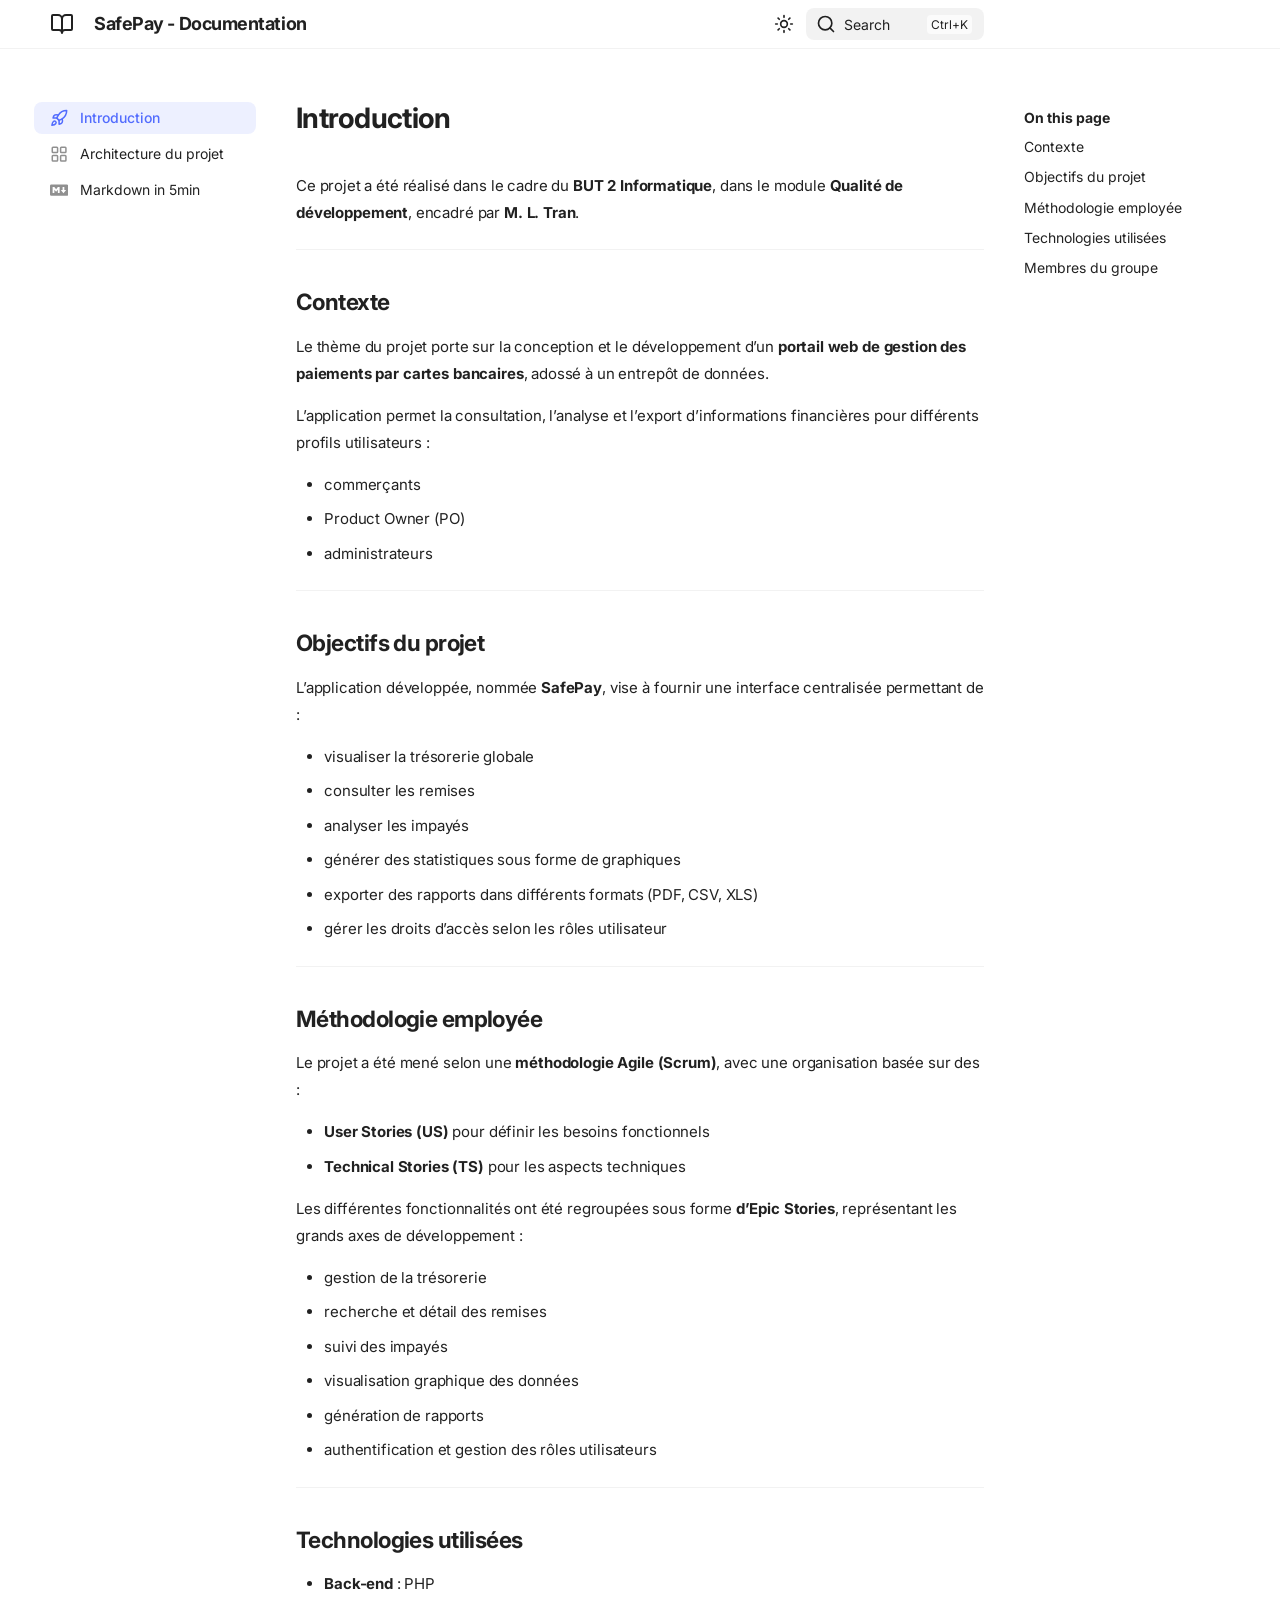
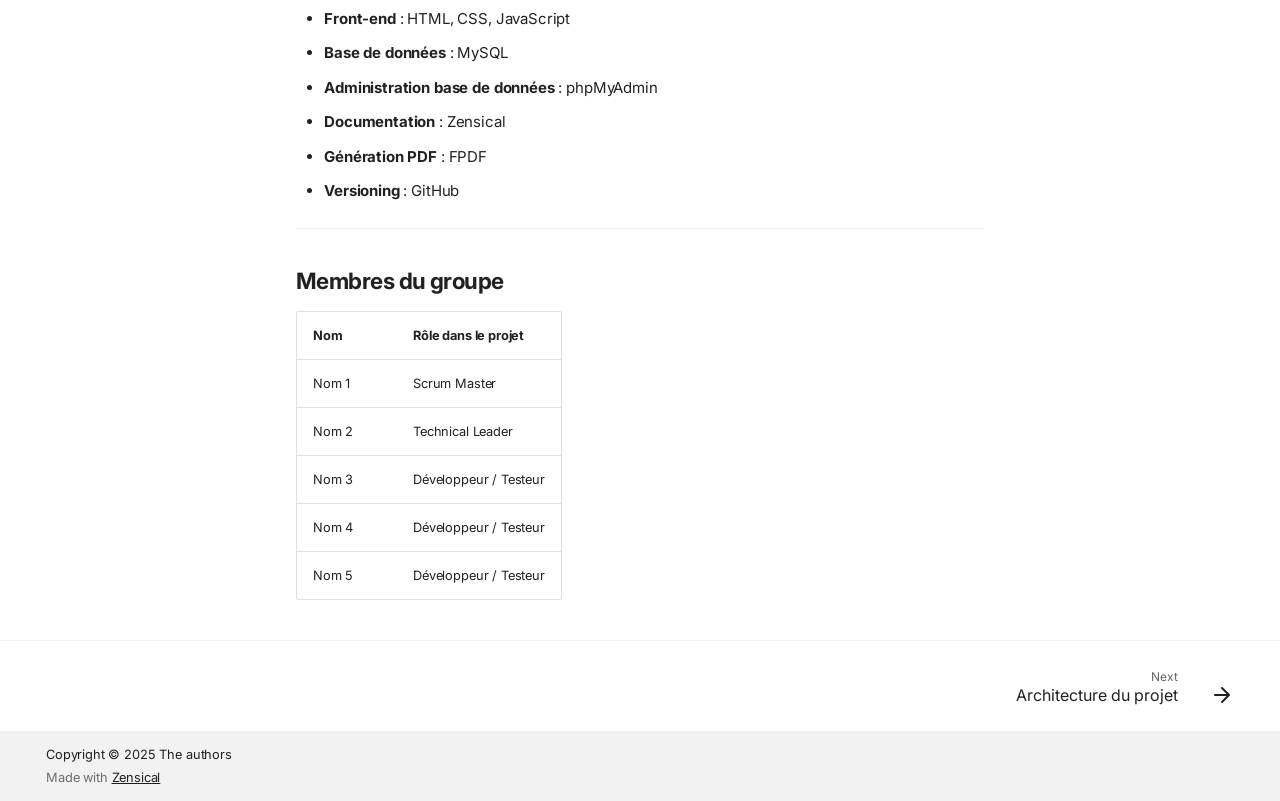
<file: site/index.html>
<!doctype html>
<html lang="en" class="no-js">
  <head>
    
      <meta charset="utf-8">
      <meta name="viewport" content="width=device-width,initial-scale=1">
      
        <meta name="description" content="A new project generated from the default template project.">
      
      
        <meta name="author" content="SafePay groupe">
      
      
      
      
        <link rel="next" href="architecture/">
      
      
        
      
      
      <link rel="icon" href="assets/images/favicon.png">
      <meta name="generator" content="zensical-0.0.11">
    
    
      
        <title>Introduction - SafePay - Documentation</title>
      
    
    
      
        
      
      <link rel="stylesheet" href="assets/stylesheets/modern/main.bd6182e7.min.css">
      
        
          
        
        <link rel="stylesheet" href="assets/stylesheets/modern/palette.dfe2e883.min.css">
      
      
  
  
    
  
    
  
    
  
    
  
    
  
    
  
    
  
    
  
    
  
    
  
    
  
    
  
  
  <style>:root{}</style>



    
    
      
    
    
      
        
        
        <link rel="preconnect" href="https://fonts.gstatic.com" crossorigin>
        <link rel="stylesheet" href="https://fonts.googleapis.com/css?family=Inter:300,300i,400,400i,500,500i,700,700i%7CJetBrains+Mono:400,400i,700,700i&display=fallback">
        <style>:root{--md-text-font:"Inter";--md-code-font:"JetBrains Mono"}</style>
      
    
    
    <script>__md_scope=new URL(".",location),__md_hash=e=>[...e].reduce(((e,t)=>(e<<5)-e+t.charCodeAt(0)),0),__md_get=(e,t=localStorage,a=__md_scope)=>JSON.parse(t.getItem(a.pathname+"."+e)),__md_set=(e,t,a=localStorage,_=__md_scope)=>{try{a.setItem(_.pathname+"."+e,JSON.stringify(t))}catch(e){}},document.documentElement.setAttribute("data-platform",navigator.platform)</script>
    
      

    
    
  </head>
  
  
    
    
      
    
    
    
    
    <body dir="ltr" data-md-color-scheme="default" data-md-color-primary="indigo" data-md-color-accent="indigo">
  
    
    <input class="md-toggle" data-md-toggle="drawer" type="checkbox" id="__drawer" autocomplete="off">
    <input class="md-toggle" data-md-toggle="search" type="checkbox" id="__search" autocomplete="off">
    <label class="md-overlay" for="__drawer"></label>
    <div data-md-component="skip">
      
        
        <a href="#introduction" class="md-skip">
          Skip to content
        </a>
      
    </div>
    <div data-md-component="announce">
      
    </div>
    
    
      

  

<header class="md-header md-header--shadow" data-md-component="header">
  <nav class="md-header__inner md-grid" aria-label="Header">
    <a href="" title="SafePay - Documentation" class="md-header__button md-logo" aria-label="SafePay - Documentation" data-md-component="logo">
      
  
  <svg xmlns="http://www.w3.org/2000/svg" fill="none" stroke="currentColor" stroke-linecap="round" stroke-linejoin="round" stroke-width="2" class="lucide lucide-book-open" viewBox="0 0 24 24"><path d="M12 7v14M3 18a1 1 0 0 1-1-1V4a1 1 0 0 1 1-1h5a4 4 0 0 1 4 4 4 4 0 0 1 4-4h5a1 1 0 0 1 1 1v13a1 1 0 0 1-1 1h-6a3 3 0 0 0-3 3 3 3 0 0 0-3-3z"/></svg>

    </a>
    <label class="md-header__button md-icon" for="__drawer">
      
      <svg xmlns="http://www.w3.org/2000/svg" fill="none" stroke="currentColor" stroke-linecap="round" stroke-linejoin="round" stroke-width="2" class="lucide lucide-menu" viewBox="0 0 24 24"><path d="M4 5h16M4 12h16M4 19h16"/></svg>
    </label>
    <div class="md-header__title" data-md-component="header-title">
      <div class="md-header__ellipsis">
        <div class="md-header__topic">
          <span class="md-ellipsis">
            SafePay - Documentation
          </span>
        </div>
        <div class="md-header__topic" data-md-component="header-topic">
          <span class="md-ellipsis">
            
              Introduction
            
          </span>
        </div>
      </div>
    </div>
    
      
        <form class="md-header__option" data-md-component="palette">
  
    
    
    
    <input class="md-option" data-md-color-media="none" data-md-color-scheme="default" data-md-color-primary="indigo" data-md-color-accent="indigo"  aria-label="Switch to dark mode"  type="radio" name="__palette" id="__palette_0">
    
      <label class="md-header__button md-icon" title="Switch to dark mode" for="__palette_1" hidden>
        <svg xmlns="http://www.w3.org/2000/svg" fill="none" stroke="currentColor" stroke-linecap="round" stroke-linejoin="round" stroke-width="2" class="lucide lucide-sun" viewBox="0 0 24 24"><circle cx="12" cy="12" r="4"/><path d="M12 2v2M12 20v2M4.93 4.93l1.41 1.41M17.66 17.66l1.41 1.41M2 12h2M20 12h2M6.34 17.66l-1.41 1.41M19.07 4.93l-1.41 1.41"/></svg>
      </label>
    
  
    
    
    
    <input class="md-option" data-md-color-media="none" data-md-color-scheme="slate" data-md-color-primary="indigo" data-md-color-accent="indigo"  aria-label="Switch to light mode"  type="radio" name="__palette" id="__palette_1">
    
      <label class="md-header__button md-icon" title="Switch to light mode" for="__palette_0" hidden>
        <svg xmlns="http://www.w3.org/2000/svg" fill="none" stroke="currentColor" stroke-linecap="round" stroke-linejoin="round" stroke-width="2" class="lucide lucide-moon" viewBox="0 0 24 24"><path d="M20.985 12.486a9 9 0 1 1-9.473-9.472c.405-.022.617.46.402.803a6 6 0 0 0 8.268 8.268c.344-.215.825-.004.803.401"/></svg>
      </label>
    
  
</form>
      
    
    
      <script>var palette=__md_get("__palette");if(palette&&palette.color){if("(prefers-color-scheme)"===palette.color.media){var media=matchMedia("(prefers-color-scheme: light)"),input=document.querySelector(media.matches?"[data-md-color-media='(prefers-color-scheme: light)']":"[data-md-color-media='(prefers-color-scheme: dark)']");palette.color.media=input.getAttribute("data-md-color-media"),palette.color.scheme=input.getAttribute("data-md-color-scheme"),palette.color.primary=input.getAttribute("data-md-color-primary"),palette.color.accent=input.getAttribute("data-md-color-accent")}for(var[key,value]of Object.entries(palette.color))document.body.setAttribute("data-md-color-"+key,value)}</script>
    
    
    
      
      
        <label class="md-header__button md-icon" for="__search">
          
          <svg xmlns="http://www.w3.org/2000/svg" fill="none" stroke="currentColor" stroke-linecap="round" stroke-linejoin="round" stroke-width="2" class="lucide lucide-search" viewBox="0 0 24 24"><path d="m21 21-4.34-4.34"/><circle cx="11" cy="11" r="8"/></svg>
        </label>
        <div class="md-search" data-md-component="search" role="dialog" aria-label="Search">
  <button type="button" class="md-search__button">
    Search
  </button>
</div>
      
    
    <div class="md-header__source">
      
    </div>
  </nav>
  
</header>
    
    <div class="md-container" data-md-component="container">
      
      
        
          
        
      
      <main class="md-main" data-md-component="main">
        <div class="md-main__inner md-grid">
          
            
              
              <div class="md-sidebar md-sidebar--primary" data-md-component="sidebar" data-md-type="navigation" >
                <div class="md-sidebar__scrollwrap">
                  <div class="md-sidebar__inner">
                    



<nav class="md-nav md-nav--primary" aria-label="Navigation" data-md-level="0">
  <label class="md-nav__title" for="__drawer">
    <a href="" title="SafePay - Documentation" class="md-nav__button md-logo" aria-label="SafePay - Documentation" data-md-component="logo">
      
  
  <svg xmlns="http://www.w3.org/2000/svg" fill="none" stroke="currentColor" stroke-linecap="round" stroke-linejoin="round" stroke-width="2" class="lucide lucide-book-open" viewBox="0 0 24 24"><path d="M12 7v14M3 18a1 1 0 0 1-1-1V4a1 1 0 0 1 1-1h5a4 4 0 0 1 4 4 4 4 0 0 1 4-4h5a1 1 0 0 1 1 1v13a1 1 0 0 1-1 1h-6a3 3 0 0 0-3 3 3 3 0 0 0-3-3z"/></svg>

    </a>
    SafePay - Documentation
  </label>
  
  <ul class="md-nav__list" data-md-scrollfix>
    
      
      
  
  
    
  
  
  
    <li class="md-nav__item md-nav__item--active">
      
      <input class="md-nav__toggle md-toggle" type="checkbox" id="__toc">
      
      
        
      
      
        <label class="md-nav__link md-nav__link--active" for="__toc">
          
  
  
    <svg xmlns="http://www.w3.org/2000/svg" fill="none" stroke="currentColor" stroke-linecap="round" stroke-linejoin="round" stroke-width="2" class="lucide lucide-rocket" viewBox="0 0 24 24"><path d="M4.5 16.5c-1.5 1.26-2 5-2 5s3.74-.5 5-2c.71-.84.7-2.13-.09-2.91a2.18 2.18 0 0 0-2.91-.09M12 15l-3-3a22 22 0 0 1 2-3.95A12.88 12.88 0 0 1 22 2c0 2.72-.78 7.5-6 11a22.4 22.4 0 0 1-4 2"/><path d="M9 12H4s.55-3.03 2-4c1.62-1.08 5 0 5 0M12 15v5s3.03-.55 4-2c1.08-1.62 0-5 0-5"/></svg>
  
  <span class="md-ellipsis">
    
  
    Introduction
  

    
  </span>
  
  

          <span class="md-nav__icon md-icon"></span>
        </label>
      
      <a href="" class="md-nav__link md-nav__link--active">
        
  
  
    <svg xmlns="http://www.w3.org/2000/svg" fill="none" stroke="currentColor" stroke-linecap="round" stroke-linejoin="round" stroke-width="2" class="lucide lucide-rocket" viewBox="0 0 24 24"><path d="M4.5 16.5c-1.5 1.26-2 5-2 5s3.74-.5 5-2c.71-.84.7-2.13-.09-2.91a2.18 2.18 0 0 0-2.91-.09M12 15l-3-3a22 22 0 0 1 2-3.95A12.88 12.88 0 0 1 22 2c0 2.72-.78 7.5-6 11a22.4 22.4 0 0 1-4 2"/><path d="M9 12H4s.55-3.03 2-4c1.62-1.08 5 0 5 0M12 15v5s3.03-.55 4-2c1.08-1.62 0-5 0-5"/></svg>
  
  <span class="md-ellipsis">
    
  
    Introduction
  

    
  </span>
  
  

      </a>
      
        


<nav class="md-nav md-nav--secondary" aria-label="On this page">
  
  
  
    
  
  
    <label class="md-nav__title" for="__toc">
      <span class="md-nav__icon md-icon"></span>
      On this page
    </label>
    <ul class="md-nav__list" data-md-component="toc" data-md-scrollfix>
      
        <li class="md-nav__item">
  <a href="#contexte" class="md-nav__link">
    <span class="md-ellipsis">
      
        Contexte
      
    </span>
  </a>
  
</li>
      
        <li class="md-nav__item">
  <a href="#objectifs-du-projet" class="md-nav__link">
    <span class="md-ellipsis">
      
        Objectifs du projet
      
    </span>
  </a>
  
</li>
      
        <li class="md-nav__item">
  <a href="#methodologie-employee" class="md-nav__link">
    <span class="md-ellipsis">
      
        Méthodologie employée
      
    </span>
  </a>
  
</li>
      
        <li class="md-nav__item">
  <a href="#technologies-utilisees" class="md-nav__link">
    <span class="md-ellipsis">
      
        Technologies utilisées
      
    </span>
  </a>
  
</li>
      
        <li class="md-nav__item">
  <a href="#membres-du-groupe" class="md-nav__link">
    <span class="md-ellipsis">
      
        Membres du groupe
      
    </span>
  </a>
  
</li>
      
    </ul>
  
</nav>
      
    </li>
  

    
      
      
  
  
  
  
    <li class="md-nav__item">
      <a href="architecture/" class="md-nav__link">
        
  
  
    <svg xmlns="http://www.w3.org/2000/svg" fill="none" stroke="currentColor" stroke-linecap="round" stroke-linejoin="round" stroke-width="2" class="lucide lucide-layout-grid" viewBox="0 0 24 24"><rect width="7" height="7" x="3" y="3" rx="1"/><rect width="7" height="7" x="14" y="3" rx="1"/><rect width="7" height="7" x="14" y="14" rx="1"/><rect width="7" height="7" x="3" y="14" rx="1"/></svg>
  
  <span class="md-ellipsis">
    
  
    Architecture du projet
  

    
  </span>
  
  

      </a>
    </li>
  

    
      
      
  
  
  
  
    <li class="md-nav__item">
      <a href="markdown/" class="md-nav__link">
        
  
  
    <svg xmlns="http://www.w3.org/2000/svg" viewBox="0 0 24 24"><path d="M22.27 19.385H1.73A1.73 1.73 0 0 1 0 17.655V6.345a1.73 1.73 0 0 1 1.73-1.73h20.54A1.73 1.73 0 0 1 24 6.345v11.308a1.73 1.73 0 0 1-1.73 1.731zM5.769 15.923v-4.5l2.308 2.885 2.307-2.885v4.5h2.308V8.078h-2.308l-2.307 2.885-2.308-2.885H3.46v7.847zM21.232 12h-2.309V8.077h-2.307V12h-2.308l3.461 4.039z"/></svg>
  
  <span class="md-ellipsis">
    
  
    Markdown in 5min
  

    
  </span>
  
  

      </a>
    </li>
  

    
  </ul>
</nav>
                  </div>
                </div>
              </div>
            
            
              
              <div class="md-sidebar md-sidebar--secondary" data-md-component="sidebar" data-md-type="toc" >
                <div class="md-sidebar__scrollwrap">
                  <div class="md-sidebar__inner">
                    


<nav class="md-nav md-nav--secondary" aria-label="On this page">
  
  
  
    
  
  
    <label class="md-nav__title" for="__toc">
      <span class="md-nav__icon md-icon"></span>
      On this page
    </label>
    <ul class="md-nav__list" data-md-component="toc" data-md-scrollfix>
      
        <li class="md-nav__item">
  <a href="#contexte" class="md-nav__link">
    <span class="md-ellipsis">
      
        Contexte
      
    </span>
  </a>
  
</li>
      
        <li class="md-nav__item">
  <a href="#objectifs-du-projet" class="md-nav__link">
    <span class="md-ellipsis">
      
        Objectifs du projet
      
    </span>
  </a>
  
</li>
      
        <li class="md-nav__item">
  <a href="#methodologie-employee" class="md-nav__link">
    <span class="md-ellipsis">
      
        Méthodologie employée
      
    </span>
  </a>
  
</li>
      
        <li class="md-nav__item">
  <a href="#technologies-utilisees" class="md-nav__link">
    <span class="md-ellipsis">
      
        Technologies utilisées
      
    </span>
  </a>
  
</li>
      
        <li class="md-nav__item">
  <a href="#membres-du-groupe" class="md-nav__link">
    <span class="md-ellipsis">
      
        Membres du groupe
      
    </span>
  </a>
  
</li>
      
    </ul>
  
</nav>
                  </div>
                </div>
              </div>
            
          
          
            <div class="md-content" data-md-component="content">
              
                



  


              
              <article class="md-content__inner md-typeset">
                
                  

<h1 id="introduction">Introduction<a class="headerlink" href="#introduction" title="Permanent link">&para;</a></h1>
<p>Ce projet a été réalisé dans le cadre du <strong>BUT 2 Informatique</strong>, dans le module <strong>Qualité de développement</strong>, encadré par <strong>M. L. Tran</strong>.</p>
<hr />
<h2 id="contexte">Contexte<a class="headerlink" href="#contexte" title="Permanent link">&para;</a></h2>
<p>Le thème du projet porte sur la conception et le développement d’un <strong>portail web de gestion des paiements par cartes bancaires</strong>, adossé à un entrepôt de données.</p>
<p>L’application permet la consultation, l’analyse et l’export d’informations financières pour différents profils utilisateurs :</p>
<ul>
<li>commerçants</li>
<li>Product Owner (PO)</li>
<li>administrateurs</li>
</ul>
<hr />
<h2 id="objectifs-du-projet">Objectifs du projet<a class="headerlink" href="#objectifs-du-projet" title="Permanent link">&para;</a></h2>
<p>L’application développée, nommée <strong>SafePay</strong>, vise à fournir une interface centralisée permettant de :</p>
<ul>
<li>visualiser la trésorerie globale</li>
<li>consulter les remises</li>
<li>analyser les impayés</li>
<li>générer des statistiques sous forme de graphiques</li>
<li>exporter des rapports dans différents formats (PDF, CSV, XLS)</li>
<li>gérer les droits d’accès selon les rôles utilisateur</li>
</ul>
<hr />
<h2 id="methodologie-employee">Méthodologie employée<a class="headerlink" href="#methodologie-employee" title="Permanent link">&para;</a></h2>
<p>Le projet a été mené selon une <strong>méthodologie Agile (Scrum)</strong>, avec une organisation basée sur des :</p>
<ul>
<li><strong>User Stories (US)</strong> pour définir les besoins fonctionnels</li>
<li><strong>Technical Stories (TS)</strong> pour les aspects techniques</li>
</ul>
<p>Les différentes fonctionnalités ont été regroupées sous forme <strong>d’Epic Stories</strong>, représentant les grands axes de développement :</p>
<ul>
<li>gestion de la trésorerie</li>
<li>recherche et détail des remises</li>
<li>suivi des impayés</li>
<li>visualisation graphique des données</li>
<li>génération de rapports</li>
<li>authentification et gestion des rôles utilisateurs</li>
</ul>
<hr />
<h2 id="technologies-utilisees">Technologies utilisées<a class="headerlink" href="#technologies-utilisees" title="Permanent link">&para;</a></h2>
<ul>
<li><strong>Back-end</strong> : PHP  </li>
<li><strong>Front-end</strong> : HTML, CSS, JavaScript  </li>
<li><strong>Base de données</strong> : MySQL  </li>
<li><strong>Administration base de données</strong> : phpMyAdmin  </li>
<li><strong>Documentation</strong> : Zensical  </li>
<li><strong>Génération PDF</strong> : FPDF  </li>
<li><strong>Versioning</strong> : GitHub  </li>
</ul>
<hr />
<h2 id="membres-du-groupe">Membres du groupe<a class="headerlink" href="#membres-du-groupe" title="Permanent link">&para;</a></h2>
<table>
<thead>
<tr>
<th>Nom</th>
<th>Rôle dans le projet</th>
</tr>
</thead>
<tbody>
<tr>
<td>Nom 1</td>
<td>Scrum Master</td>
</tr>
<tr>
<td>Nom 2</td>
<td>Technical Leader</td>
</tr>
<tr>
<td>Nom 3</td>
<td>Développeur / Testeur</td>
</tr>
<tr>
<td>Nom 4</td>
<td>Développeur / Testeur</td>
</tr>
<tr>
<td>Nom 5</td>
<td>Développeur / Testeur</td>
</tr>
</tbody>
</table>









  
  






                
              </article>
            </div>
          
          
  <script>var tabs=__md_get("__tabs");if(Array.isArray(tabs))e:for(var set of document.querySelectorAll(".tabbed-set")){var labels=set.querySelector(".tabbed-labels");for(var tab of tabs)for(var label of labels.getElementsByTagName("label"))if(label.innerText.trim()===tab){var input=document.getElementById(label.htmlFor);input.checked=!0;continue e}}</script>

<script>var target=document.getElementById(location.hash.slice(1));target&&target.name&&(target.checked=target.name.startsWith("__tabbed_"))</script>
        </div>
        
          <button type="button" class="md-top md-icon" data-md-component="top" hidden>
  
  <svg xmlns="http://www.w3.org/2000/svg" fill="none" stroke="currentColor" stroke-linecap="round" stroke-linejoin="round" stroke-width="2" class="lucide lucide-circle-arrow-up" viewBox="0 0 24 24"><circle cx="12" cy="12" r="10"/><path d="m16 12-4-4-4 4M12 16V8"/></svg>
  Back to top
</button>
        
      </main>
      
        <footer class="md-footer">
  
    
      
      <nav class="md-footer__inner md-grid" aria-label="Footer" >
        
        
          
          <a href="architecture/" class="md-footer__link md-footer__link--next" aria-label="Next: Architecture du projet">
            <div class="md-footer__title">
              <span class="md-footer__direction">
                Next
              </span>
              <div class="md-ellipsis">
                Architecture du projet
              </div>
            </div>
            <div class="md-footer__button md-icon">
              
              <svg xmlns="http://www.w3.org/2000/svg" fill="none" stroke="currentColor" stroke-linecap="round" stroke-linejoin="round" stroke-width="2" class="lucide lucide-arrow-right" viewBox="0 0 24 24"><path d="M5 12h14M12 5l7 7-7 7"/></svg>
            </div>
          </a>
        
      </nav>
    
  
  <div class="md-footer-meta md-typeset">
    <div class="md-footer-meta__inner md-grid">
      <div class="md-copyright">
  
    <div class="md-copyright__highlight">
      Copyright &copy; 2025 The authors

    </div>
  
  
    Made with
    <a href="https://zensical.org/" target="_blank" rel="noopener">
      Zensical
    </a>
  
</div>
      
    </div>
  </div>
</footer>
      
    </div>
    <div class="md-dialog" data-md-component="dialog">
      <div class="md-dialog__inner md-typeset"></div>
    </div>
    
    
    
      
      
      
      <script id="__config" type="application/json">{"annotate":null,"base":".","features":["announce.dismiss","content.code.annotate","content.code.copy","content.code.select","content.footnote.tooltips","content.tabs.link","content.tooltips","navigation.footer","navigation.indexes","navigation.instant","navigation.instant.prefetch","navigation.path","navigation.sections","navigation.top","navigation.tracking","search.highlight"],"search":"assets/javascripts/workers/search.5df7522c.min.js","tags":null,"translations":{"clipboard.copied":"Copied to clipboard","clipboard.copy":"Copy to clipboard","search.result.more.one":"1 more on this page","search.result.more.other":"# more on this page","search.result.none":"No matching documents","search.result.one":"1 matching document","search.result.other":"# matching documents","search.result.placeholder":"Type to start searching","search.result.term.missing":"Missing","select.version":"Select version"},"version":null}</script>
    
    
      <script src="assets/javascripts/bundle.21aa498e.min.js"></script>
      
    
  </body>
</html>
</file>
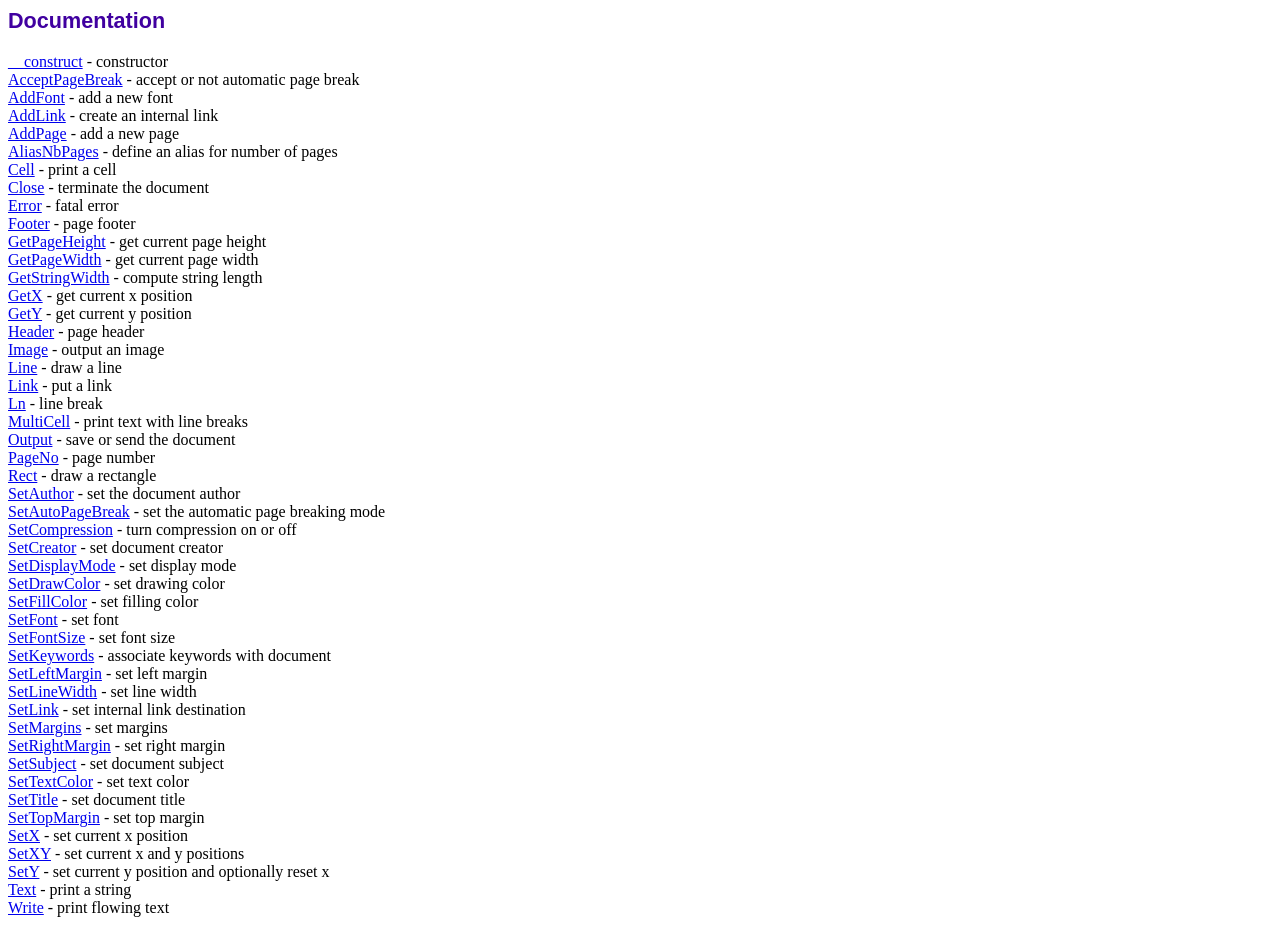
<file: fpdf/doc/index.htm>
<!DOCTYPE html PUBLIC "-//W3C//DTD HTML 4.01 Transitional//EN">
<html>
<head>
<meta http-equiv="Content-Type" content="text/html; charset=UTF-8">
<title>Documentation</title>
<link type="text/css" rel="stylesheet" href="../fpdf.css">
</head>
<body>
<h1>Documentation</h1>
<a href="__construct.htm">__construct</a> - constructor<br>
<a href="acceptpagebreak.htm">AcceptPageBreak</a> - accept or not automatic page break<br>
<a href="addfont.htm">AddFont</a> - add a new font<br>
<a href="addlink.htm">AddLink</a> - create an internal link<br>
<a href="addpage.htm">AddPage</a> - add a new page<br>
<a href="aliasnbpages.htm">AliasNbPages</a> - define an alias for number of pages<br>
<a href="cell.htm">Cell</a> - print a cell<br>
<a href="close.htm">Close</a> - terminate the document<br>
<a href="error.htm">Error</a> - fatal error<br>
<a href="footer.htm">Footer</a> - page footer<br>
<a href="getpageheight.htm">GetPageHeight</a> - get current page height<br>
<a href="getpagewidth.htm">GetPageWidth</a> - get current page width<br>
<a href="getstringwidth.htm">GetStringWidth</a> - compute string length<br>
<a href="getx.htm">GetX</a> - get current x position<br>
<a href="gety.htm">GetY</a> - get current y position<br>
<a href="header.htm">Header</a> - page header<br>
<a href="image.htm">Image</a> - output an image<br>
<a href="line.htm">Line</a> - draw a line<br>
<a href="link.htm">Link</a> - put a link<br>
<a href="ln.htm">Ln</a> - line break<br>
<a href="multicell.htm">MultiCell</a> - print text with line breaks<br>
<a href="output.htm">Output</a> - save or send the document<br>
<a href="pageno.htm">PageNo</a> - page number<br>
<a href="rect.htm">Rect</a> - draw a rectangle<br>
<a href="setauthor.htm">SetAuthor</a> - set the document author<br>
<a href="setautopagebreak.htm">SetAutoPageBreak</a> - set the automatic page breaking mode<br>
<a href="setcompression.htm">SetCompression</a> - turn compression on or off<br>
<a href="setcreator.htm">SetCreator</a> - set document creator<br>
<a href="setdisplaymode.htm">SetDisplayMode</a> - set display mode<br>
<a href="setdrawcolor.htm">SetDrawColor</a> - set drawing color<br>
<a href="setfillcolor.htm">SetFillColor</a> - set filling color<br>
<a href="setfont.htm">SetFont</a> - set font<br>
<a href="setfontsize.htm">SetFontSize</a> - set font size<br>
<a href="setkeywords.htm">SetKeywords</a> - associate keywords with document<br>
<a href="setleftmargin.htm">SetLeftMargin</a> - set left margin<br>
<a href="setlinewidth.htm">SetLineWidth</a> - set line width<br>
<a href="setlink.htm">SetLink</a> - set internal link destination<br>
<a href="setmargins.htm">SetMargins</a> - set margins<br>
<a href="setrightmargin.htm">SetRightMargin</a> - set right margin<br>
<a href="setsubject.htm">SetSubject</a> - set document subject<br>
<a href="settextcolor.htm">SetTextColor</a> - set text color<br>
<a href="settitle.htm">SetTitle</a> - set document title<br>
<a href="settopmargin.htm">SetTopMargin</a> - set top margin<br>
<a href="setx.htm">SetX</a> - set current x position<br>
<a href="setxy.htm">SetXY</a> - set current x and y positions<br>
<a href="sety.htm">SetY</a> - set current y position and optionally reset x<br>
<a href="text.htm">Text</a> - print a string<br>
<a href="write.htm">Write</a> - print flowing text<br>
</body>
</html>
</file>
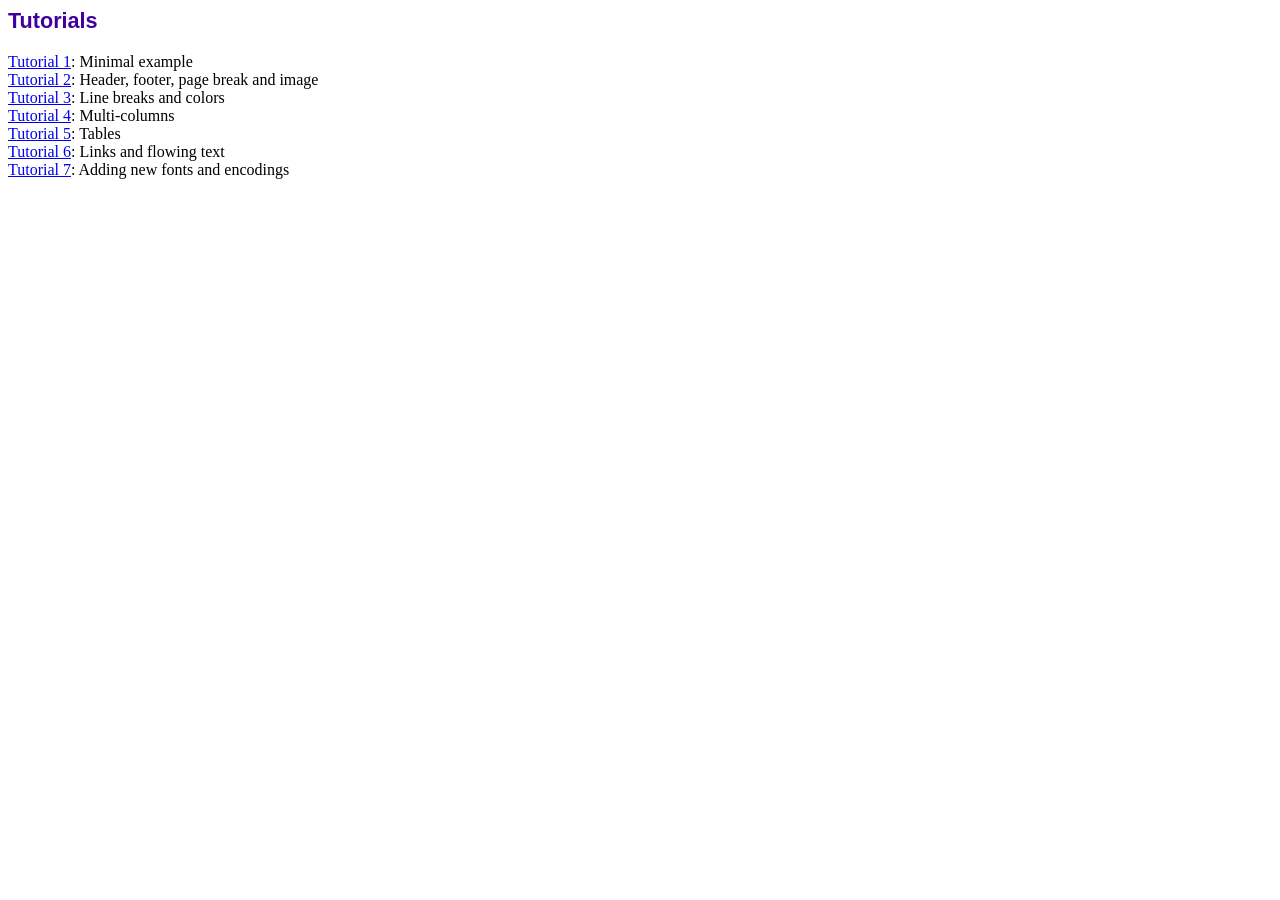
<file: fpdf/tutorial/index.htm>
<!DOCTYPE html PUBLIC "-//W3C//DTD HTML 4.01 Transitional//EN">
<html>
<head>
<meta http-equiv="Content-Type" content="text/html; charset=UTF-8">
<title>Tutorials</title>
<link type="text/css" rel="stylesheet" href="../fpdf.css">
</head>
<body>
<h1>Tutorials</h1>
<ul style="list-style-type:none; margin-left:0; padding-left:0">
<li><a href="tuto1.htm">Tutorial 1</a>: Minimal example</li>
<li><a href="tuto2.htm">Tutorial 2</a>: Header, footer, page break and image</li>
<li><a href="tuto3.htm">Tutorial 3</a>: Line breaks and colors</li>
<li><a href="tuto4.htm">Tutorial 4</a>: Multi-columns</li>
<li><a href="tuto5.htm">Tutorial 5</a>: Tables</li>
<li><a href="tuto6.htm">Tutorial 6</a>: Links and flowing text</li>
<li><a href="tuto7.htm">Tutorial 7</a>: Adding new fonts and encodings</li>
</ul>
</body>
</html>
</file>
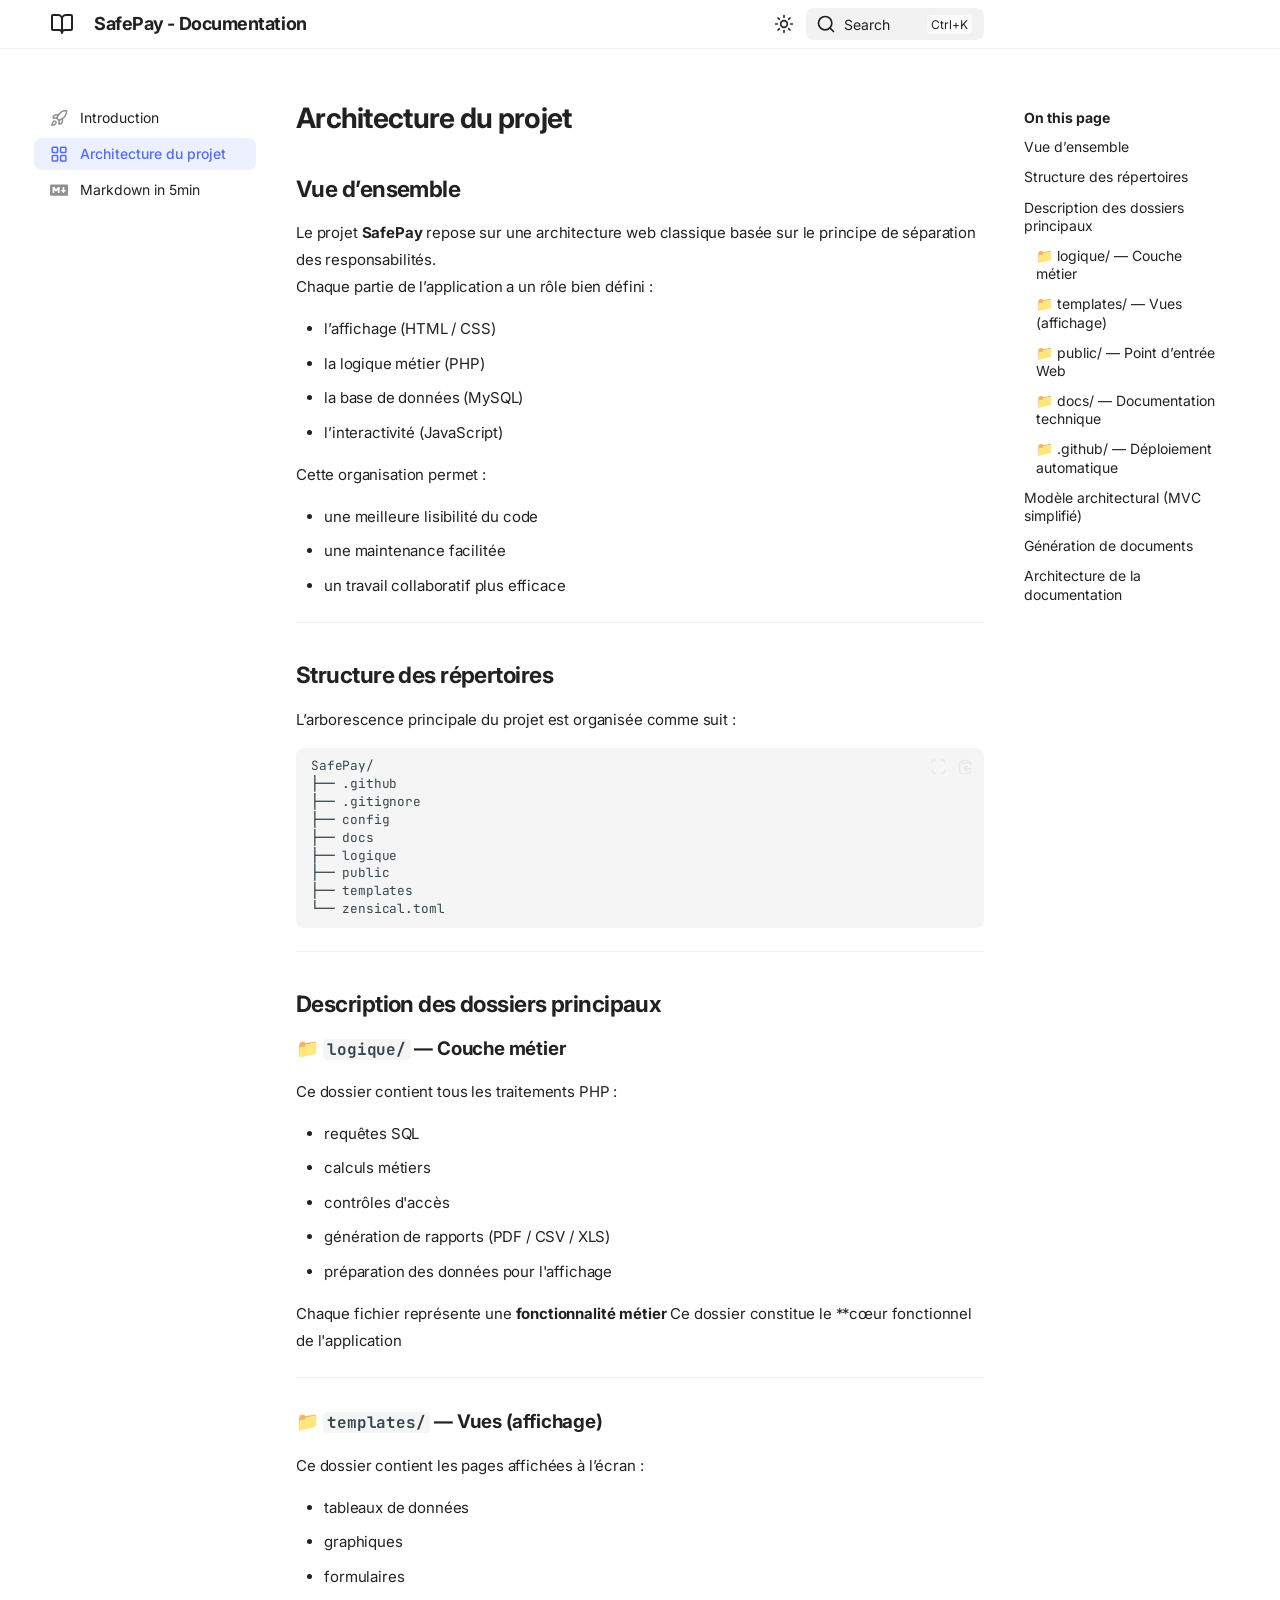
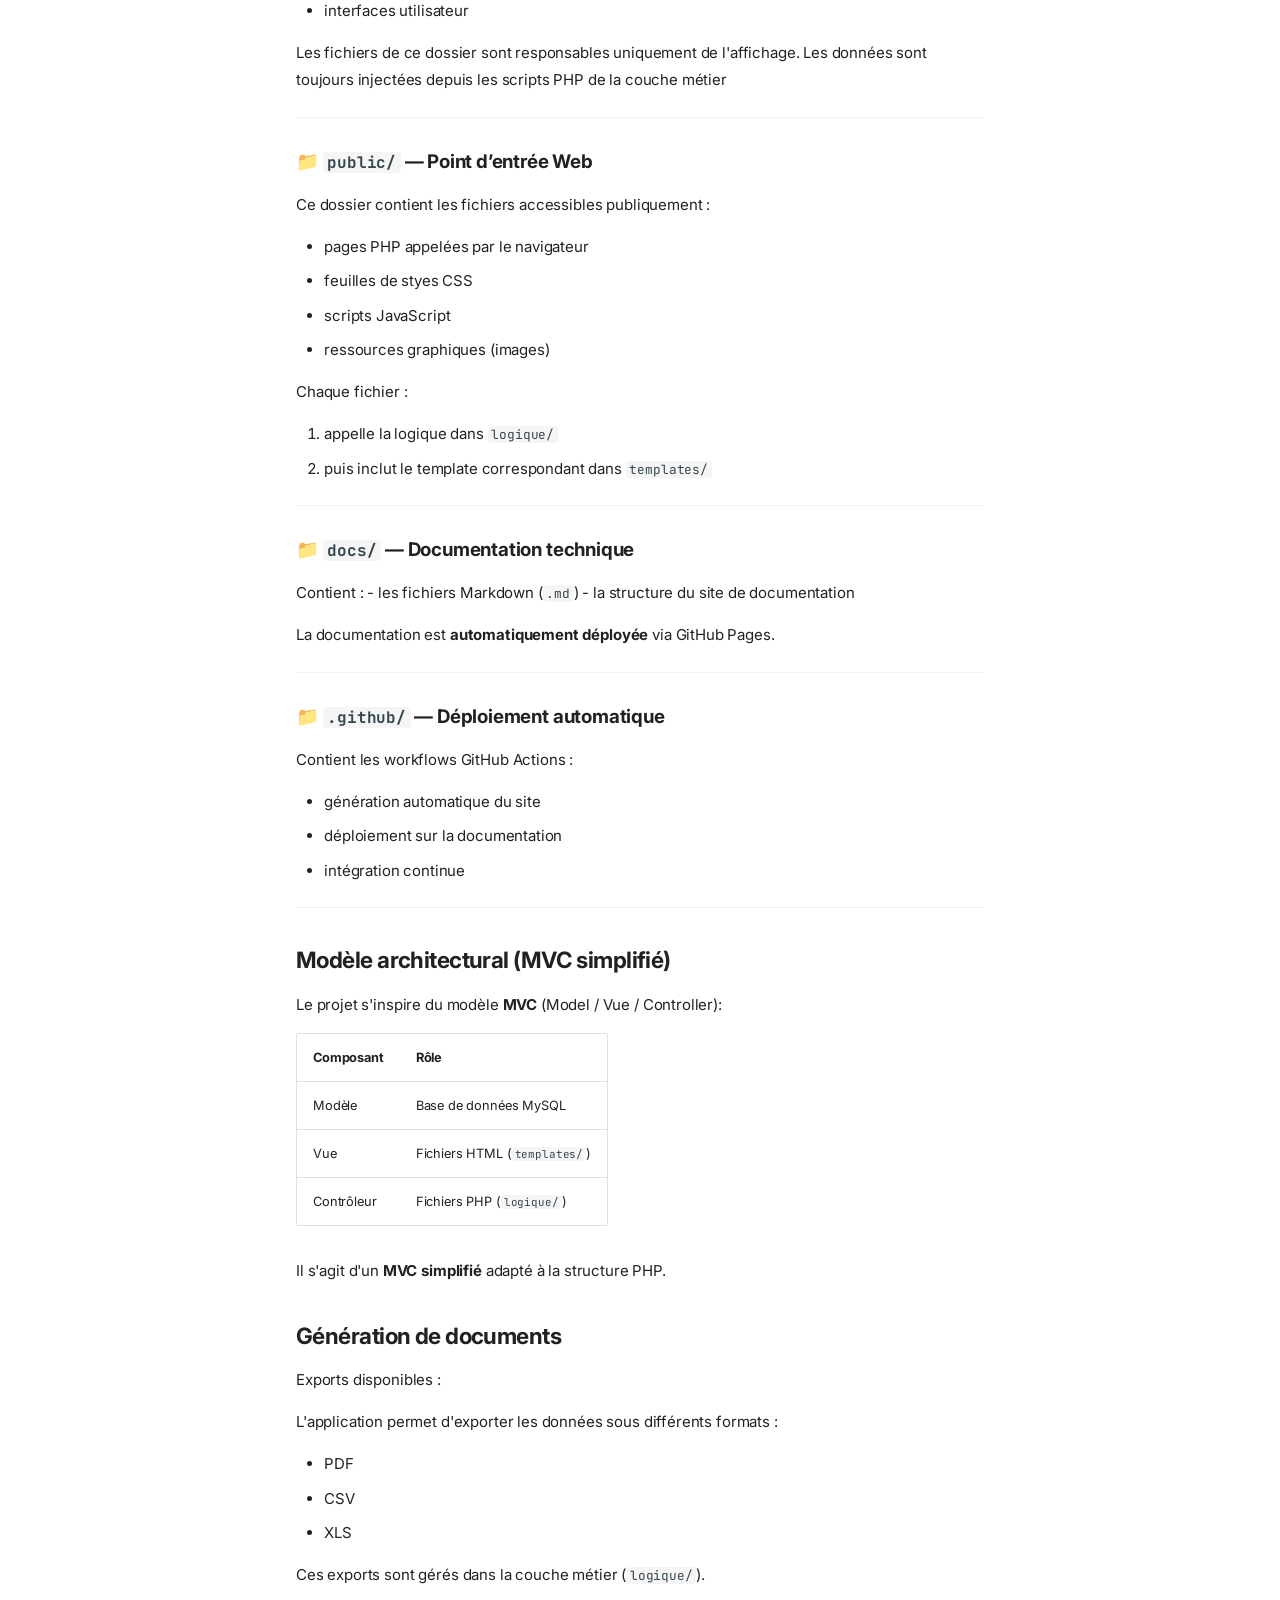
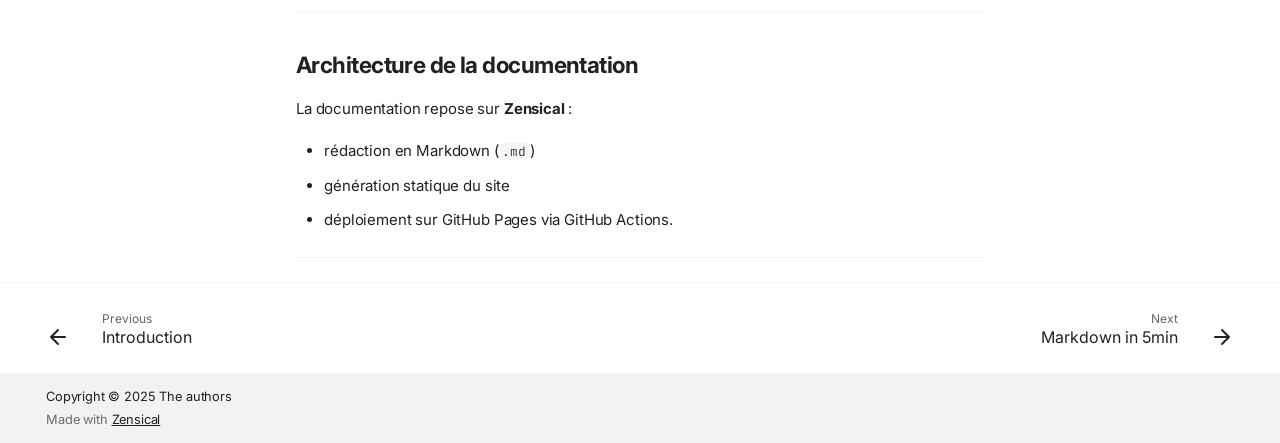
<file: site/architecture/index.html>
<!doctype html>
<html lang="en" class="no-js">
  <head>
    
      <meta charset="utf-8">
      <meta name="viewport" content="width=device-width,initial-scale=1">
      
        <meta name="description" content="A new project generated from the default template project.">
      
      
        <meta name="author" content="SafePay groupe">
      
      
      
        <link rel="prev" href="..">
      
      
        <link rel="next" href="../markdown/">
      
      
        
      
      
      <link rel="icon" href="../assets/images/favicon.png">
      <meta name="generator" content="zensical-0.0.11">
    
    
      
        <title>Architecture du projet - SafePay - Documentation</title>
      
    
    
      
        
      
      <link rel="stylesheet" href="../assets/stylesheets/modern/main.bd6182e7.min.css">
      
        
          
        
        <link rel="stylesheet" href="../assets/stylesheets/modern/palette.dfe2e883.min.css">
      
      
  
  
    
  
    
  
    
  
    
  
    
  
    
  
    
  
    
  
    
  
    
  
    
  
    
  
  
  <style>:root{}</style>



    
    
      
    
    
      
        
        
        <link rel="preconnect" href="https://fonts.gstatic.com" crossorigin>
        <link rel="stylesheet" href="https://fonts.googleapis.com/css?family=Inter:300,300i,400,400i,500,500i,700,700i%7CJetBrains+Mono:400,400i,700,700i&display=fallback">
        <style>:root{--md-text-font:"Inter";--md-code-font:"JetBrains Mono"}</style>
      
    
    
    <script>__md_scope=new URL("..",location),__md_hash=e=>[...e].reduce(((e,t)=>(e<<5)-e+t.charCodeAt(0)),0),__md_get=(e,t=localStorage,a=__md_scope)=>JSON.parse(t.getItem(a.pathname+"."+e)),__md_set=(e,t,a=localStorage,_=__md_scope)=>{try{a.setItem(_.pathname+"."+e,JSON.stringify(t))}catch(e){}},document.documentElement.setAttribute("data-platform",navigator.platform)</script>
    
      

    
    
  </head>
  
  
    
    
      
    
    
    
    
    <body dir="ltr" data-md-color-scheme="default" data-md-color-primary="indigo" data-md-color-accent="indigo">
  
    
    <input class="md-toggle" data-md-toggle="drawer" type="checkbox" id="__drawer" autocomplete="off">
    <input class="md-toggle" data-md-toggle="search" type="checkbox" id="__search" autocomplete="off">
    <label class="md-overlay" for="__drawer"></label>
    <div data-md-component="skip">
      
        
        <a href="#architecture-du-projet" class="md-skip">
          Skip to content
        </a>
      
    </div>
    <div data-md-component="announce">
      
    </div>
    
    
      

  

<header class="md-header md-header--shadow" data-md-component="header">
  <nav class="md-header__inner md-grid" aria-label="Header">
    <a href=".." title="SafePay - Documentation" class="md-header__button md-logo" aria-label="SafePay - Documentation" data-md-component="logo">
      
  
  <svg xmlns="http://www.w3.org/2000/svg" fill="none" stroke="currentColor" stroke-linecap="round" stroke-linejoin="round" stroke-width="2" class="lucide lucide-book-open" viewBox="0 0 24 24"><path d="M12 7v14M3 18a1 1 0 0 1-1-1V4a1 1 0 0 1 1-1h5a4 4 0 0 1 4 4 4 4 0 0 1 4-4h5a1 1 0 0 1 1 1v13a1 1 0 0 1-1 1h-6a3 3 0 0 0-3 3 3 3 0 0 0-3-3z"/></svg>

    </a>
    <label class="md-header__button md-icon" for="__drawer">
      
      <svg xmlns="http://www.w3.org/2000/svg" fill="none" stroke="currentColor" stroke-linecap="round" stroke-linejoin="round" stroke-width="2" class="lucide lucide-menu" viewBox="0 0 24 24"><path d="M4 5h16M4 12h16M4 19h16"/></svg>
    </label>
    <div class="md-header__title" data-md-component="header-title">
      <div class="md-header__ellipsis">
        <div class="md-header__topic">
          <span class="md-ellipsis">
            SafePay - Documentation
          </span>
        </div>
        <div class="md-header__topic" data-md-component="header-topic">
          <span class="md-ellipsis">
            
              Architecture du projet
            
          </span>
        </div>
      </div>
    </div>
    
      
        <form class="md-header__option" data-md-component="palette">
  
    
    
    
    <input class="md-option" data-md-color-media="none" data-md-color-scheme="default" data-md-color-primary="indigo" data-md-color-accent="indigo"  aria-label="Switch to dark mode"  type="radio" name="__palette" id="__palette_0">
    
      <label class="md-header__button md-icon" title="Switch to dark mode" for="__palette_1" hidden>
        <svg xmlns="http://www.w3.org/2000/svg" fill="none" stroke="currentColor" stroke-linecap="round" stroke-linejoin="round" stroke-width="2" class="lucide lucide-sun" viewBox="0 0 24 24"><circle cx="12" cy="12" r="4"/><path d="M12 2v2M12 20v2M4.93 4.93l1.41 1.41M17.66 17.66l1.41 1.41M2 12h2M20 12h2M6.34 17.66l-1.41 1.41M19.07 4.93l-1.41 1.41"/></svg>
      </label>
    
  
    
    
    
    <input class="md-option" data-md-color-media="none" data-md-color-scheme="slate" data-md-color-primary="indigo" data-md-color-accent="indigo"  aria-label="Switch to light mode"  type="radio" name="__palette" id="__palette_1">
    
      <label class="md-header__button md-icon" title="Switch to light mode" for="__palette_0" hidden>
        <svg xmlns="http://www.w3.org/2000/svg" fill="none" stroke="currentColor" stroke-linecap="round" stroke-linejoin="round" stroke-width="2" class="lucide lucide-moon" viewBox="0 0 24 24"><path d="M20.985 12.486a9 9 0 1 1-9.473-9.472c.405-.022.617.46.402.803a6 6 0 0 0 8.268 8.268c.344-.215.825-.004.803.401"/></svg>
      </label>
    
  
</form>
      
    
    
      <script>var palette=__md_get("__palette");if(palette&&palette.color){if("(prefers-color-scheme)"===palette.color.media){var media=matchMedia("(prefers-color-scheme: light)"),input=document.querySelector(media.matches?"[data-md-color-media='(prefers-color-scheme: light)']":"[data-md-color-media='(prefers-color-scheme: dark)']");palette.color.media=input.getAttribute("data-md-color-media"),palette.color.scheme=input.getAttribute("data-md-color-scheme"),palette.color.primary=input.getAttribute("data-md-color-primary"),palette.color.accent=input.getAttribute("data-md-color-accent")}for(var[key,value]of Object.entries(palette.color))document.body.setAttribute("data-md-color-"+key,value)}</script>
    
    
    
      
      
        <label class="md-header__button md-icon" for="__search">
          
          <svg xmlns="http://www.w3.org/2000/svg" fill="none" stroke="currentColor" stroke-linecap="round" stroke-linejoin="round" stroke-width="2" class="lucide lucide-search" viewBox="0 0 24 24"><path d="m21 21-4.34-4.34"/><circle cx="11" cy="11" r="8"/></svg>
        </label>
        <div class="md-search" data-md-component="search" role="dialog" aria-label="Search">
  <button type="button" class="md-search__button">
    Search
  </button>
</div>
      
    
    <div class="md-header__source">
      
    </div>
  </nav>
  
</header>
    
    <div class="md-container" data-md-component="container">
      
      
        
          
        
      
      <main class="md-main" data-md-component="main">
        <div class="md-main__inner md-grid">
          
            
              
              <div class="md-sidebar md-sidebar--primary" data-md-component="sidebar" data-md-type="navigation" >
                <div class="md-sidebar__scrollwrap">
                  <div class="md-sidebar__inner">
                    



<nav class="md-nav md-nav--primary" aria-label="Navigation" data-md-level="0">
  <label class="md-nav__title" for="__drawer">
    <a href=".." title="SafePay - Documentation" class="md-nav__button md-logo" aria-label="SafePay - Documentation" data-md-component="logo">
      
  
  <svg xmlns="http://www.w3.org/2000/svg" fill="none" stroke="currentColor" stroke-linecap="round" stroke-linejoin="round" stroke-width="2" class="lucide lucide-book-open" viewBox="0 0 24 24"><path d="M12 7v14M3 18a1 1 0 0 1-1-1V4a1 1 0 0 1 1-1h5a4 4 0 0 1 4 4 4 4 0 0 1 4-4h5a1 1 0 0 1 1 1v13a1 1 0 0 1-1 1h-6a3 3 0 0 0-3 3 3 3 0 0 0-3-3z"/></svg>

    </a>
    SafePay - Documentation
  </label>
  
  <ul class="md-nav__list" data-md-scrollfix>
    
      
      
  
  
  
  
    <li class="md-nav__item">
      <a href=".." class="md-nav__link">
        
  
  
    <svg xmlns="http://www.w3.org/2000/svg" fill="none" stroke="currentColor" stroke-linecap="round" stroke-linejoin="round" stroke-width="2" class="lucide lucide-rocket" viewBox="0 0 24 24"><path d="M4.5 16.5c-1.5 1.26-2 5-2 5s3.74-.5 5-2c.71-.84.7-2.13-.09-2.91a2.18 2.18 0 0 0-2.91-.09M12 15l-3-3a22 22 0 0 1 2-3.95A12.88 12.88 0 0 1 22 2c0 2.72-.78 7.5-6 11a22.4 22.4 0 0 1-4 2"/><path d="M9 12H4s.55-3.03 2-4c1.62-1.08 5 0 5 0M12 15v5s3.03-.55 4-2c1.08-1.62 0-5 0-5"/></svg>
  
  <span class="md-ellipsis">
    
  
    Introduction
  

    
  </span>
  
  

      </a>
    </li>
  

    
      
      
  
  
    
  
  
  
    <li class="md-nav__item md-nav__item--active">
      
      <input class="md-nav__toggle md-toggle" type="checkbox" id="__toc">
      
      
        
      
      
        <label class="md-nav__link md-nav__link--active" for="__toc">
          
  
  
    <svg xmlns="http://www.w3.org/2000/svg" fill="none" stroke="currentColor" stroke-linecap="round" stroke-linejoin="round" stroke-width="2" class="lucide lucide-layout-grid" viewBox="0 0 24 24"><rect width="7" height="7" x="3" y="3" rx="1"/><rect width="7" height="7" x="14" y="3" rx="1"/><rect width="7" height="7" x="14" y="14" rx="1"/><rect width="7" height="7" x="3" y="14" rx="1"/></svg>
  
  <span class="md-ellipsis">
    
  
    Architecture du projet
  

    
  </span>
  
  

          <span class="md-nav__icon md-icon"></span>
        </label>
      
      <a href="./" class="md-nav__link md-nav__link--active">
        
  
  
    <svg xmlns="http://www.w3.org/2000/svg" fill="none" stroke="currentColor" stroke-linecap="round" stroke-linejoin="round" stroke-width="2" class="lucide lucide-layout-grid" viewBox="0 0 24 24"><rect width="7" height="7" x="3" y="3" rx="1"/><rect width="7" height="7" x="14" y="3" rx="1"/><rect width="7" height="7" x="14" y="14" rx="1"/><rect width="7" height="7" x="3" y="14" rx="1"/></svg>
  
  <span class="md-ellipsis">
    
  
    Architecture du projet
  

    
  </span>
  
  

      </a>
      
        


<nav class="md-nav md-nav--secondary" aria-label="On this page">
  
  
  
    
  
  
    <label class="md-nav__title" for="__toc">
      <span class="md-nav__icon md-icon"></span>
      On this page
    </label>
    <ul class="md-nav__list" data-md-component="toc" data-md-scrollfix>
      
        <li class="md-nav__item">
  <a href="#vue-densemble" class="md-nav__link">
    <span class="md-ellipsis">
      
        Vue d’ensemble
      
    </span>
  </a>
  
</li>
      
        <li class="md-nav__item">
  <a href="#structure-des-repertoires" class="md-nav__link">
    <span class="md-ellipsis">
      
        Structure des répertoires
      
    </span>
  </a>
  
</li>
      
        <li class="md-nav__item">
  <a href="#description-des-dossiers-principaux" class="md-nav__link">
    <span class="md-ellipsis">
      
        Description des dossiers principaux
      
    </span>
  </a>
  
    <nav class="md-nav" aria-label="Description des dossiers principaux">
      <ul class="md-nav__list">
        
          <li class="md-nav__item">
  <a href="#logique-couche-metier" class="md-nav__link">
    <span class="md-ellipsis">
      
        📁 logique/ — Couche métier
      
    </span>
  </a>
  
</li>
        
          <li class="md-nav__item">
  <a href="#templates-vues-affichage" class="md-nav__link">
    <span class="md-ellipsis">
      
        📁 templates/ — Vues (affichage)
      
    </span>
  </a>
  
</li>
        
          <li class="md-nav__item">
  <a href="#public-point-dentree-web" class="md-nav__link">
    <span class="md-ellipsis">
      
        📁 public/ — Point d’entrée Web
      
    </span>
  </a>
  
</li>
        
          <li class="md-nav__item">
  <a href="#docs-documentation-technique" class="md-nav__link">
    <span class="md-ellipsis">
      
        📁 docs/ — Documentation technique
      
    </span>
  </a>
  
</li>
        
          <li class="md-nav__item">
  <a href="#github-deploiement-automatique" class="md-nav__link">
    <span class="md-ellipsis">
      
        📁 .github/ — Déploiement automatique
      
    </span>
  </a>
  
</li>
        
      </ul>
    </nav>
  
</li>
      
        <li class="md-nav__item">
  <a href="#modele-architectural-mvc-simplifie" class="md-nav__link">
    <span class="md-ellipsis">
      
        Modèle architectural (MVC simplifié)
      
    </span>
  </a>
  
</li>
      
        <li class="md-nav__item">
  <a href="#generation-de-documents" class="md-nav__link">
    <span class="md-ellipsis">
      
        Génération de documents
      
    </span>
  </a>
  
</li>
      
        <li class="md-nav__item">
  <a href="#architecture-de-la-documentation" class="md-nav__link">
    <span class="md-ellipsis">
      
        Architecture de la documentation
      
    </span>
  </a>
  
</li>
      
    </ul>
  
</nav>
      
    </li>
  

    
      
      
  
  
  
  
    <li class="md-nav__item">
      <a href="../markdown/" class="md-nav__link">
        
  
  
    <svg xmlns="http://www.w3.org/2000/svg" viewBox="0 0 24 24"><path d="M22.27 19.385H1.73A1.73 1.73 0 0 1 0 17.655V6.345a1.73 1.73 0 0 1 1.73-1.73h20.54A1.73 1.73 0 0 1 24 6.345v11.308a1.73 1.73 0 0 1-1.73 1.731zM5.769 15.923v-4.5l2.308 2.885 2.307-2.885v4.5h2.308V8.078h-2.308l-2.307 2.885-2.308-2.885H3.46v7.847zM21.232 12h-2.309V8.077h-2.307V12h-2.308l3.461 4.039z"/></svg>
  
  <span class="md-ellipsis">
    
  
    Markdown in 5min
  

    
  </span>
  
  

      </a>
    </li>
  

    
  </ul>
</nav>
                  </div>
                </div>
              </div>
            
            
              
              <div class="md-sidebar md-sidebar--secondary" data-md-component="sidebar" data-md-type="toc" >
                <div class="md-sidebar__scrollwrap">
                  <div class="md-sidebar__inner">
                    


<nav class="md-nav md-nav--secondary" aria-label="On this page">
  
  
  
    
  
  
    <label class="md-nav__title" for="__toc">
      <span class="md-nav__icon md-icon"></span>
      On this page
    </label>
    <ul class="md-nav__list" data-md-component="toc" data-md-scrollfix>
      
        <li class="md-nav__item">
  <a href="#vue-densemble" class="md-nav__link">
    <span class="md-ellipsis">
      
        Vue d’ensemble
      
    </span>
  </a>
  
</li>
      
        <li class="md-nav__item">
  <a href="#structure-des-repertoires" class="md-nav__link">
    <span class="md-ellipsis">
      
        Structure des répertoires
      
    </span>
  </a>
  
</li>
      
        <li class="md-nav__item">
  <a href="#description-des-dossiers-principaux" class="md-nav__link">
    <span class="md-ellipsis">
      
        Description des dossiers principaux
      
    </span>
  </a>
  
    <nav class="md-nav" aria-label="Description des dossiers principaux">
      <ul class="md-nav__list">
        
          <li class="md-nav__item">
  <a href="#logique-couche-metier" class="md-nav__link">
    <span class="md-ellipsis">
      
        📁 logique/ — Couche métier
      
    </span>
  </a>
  
</li>
        
          <li class="md-nav__item">
  <a href="#templates-vues-affichage" class="md-nav__link">
    <span class="md-ellipsis">
      
        📁 templates/ — Vues (affichage)
      
    </span>
  </a>
  
</li>
        
          <li class="md-nav__item">
  <a href="#public-point-dentree-web" class="md-nav__link">
    <span class="md-ellipsis">
      
        📁 public/ — Point d’entrée Web
      
    </span>
  </a>
  
</li>
        
          <li class="md-nav__item">
  <a href="#docs-documentation-technique" class="md-nav__link">
    <span class="md-ellipsis">
      
        📁 docs/ — Documentation technique
      
    </span>
  </a>
  
</li>
        
          <li class="md-nav__item">
  <a href="#github-deploiement-automatique" class="md-nav__link">
    <span class="md-ellipsis">
      
        📁 .github/ — Déploiement automatique
      
    </span>
  </a>
  
</li>
        
      </ul>
    </nav>
  
</li>
      
        <li class="md-nav__item">
  <a href="#modele-architectural-mvc-simplifie" class="md-nav__link">
    <span class="md-ellipsis">
      
        Modèle architectural (MVC simplifié)
      
    </span>
  </a>
  
</li>
      
        <li class="md-nav__item">
  <a href="#generation-de-documents" class="md-nav__link">
    <span class="md-ellipsis">
      
        Génération de documents
      
    </span>
  </a>
  
</li>
      
        <li class="md-nav__item">
  <a href="#architecture-de-la-documentation" class="md-nav__link">
    <span class="md-ellipsis">
      
        Architecture de la documentation
      
    </span>
  </a>
  
</li>
      
    </ul>
  
</nav>
                  </div>
                </div>
              </div>
            
          
          
            <div class="md-content" data-md-component="content">
              
                



  


              
              <article class="md-content__inner md-typeset">
                
                  

<h1 id="architecture-du-projet">Architecture du projet<a class="headerlink" href="#architecture-du-projet" title="Permanent link">&para;</a></h1>
<h2 id="vue-densemble">Vue d’ensemble<a class="headerlink" href="#vue-densemble" title="Permanent link">&para;</a></h2>
<p>Le projet <strong>SafePay</strong> repose sur une architecture web classique basée sur le principe de séparation des responsabilités.<br />
Chaque partie de l’application a un rôle bien défini :</p>
<ul>
<li>l’affichage (HTML / CSS)</li>
<li>la logique métier (PHP)</li>
<li>la base de données (MySQL)</li>
<li>l’interactivité (JavaScript)</li>
</ul>
<p>Cette organisation permet :</p>
<ul>
<li>une meilleure lisibilité du code</li>
<li>une maintenance facilitée</li>
<li>un travail collaboratif plus efficace</li>
</ul>
<hr />
<h2 id="structure-des-repertoires">Structure des répertoires<a class="headerlink" href="#structure-des-repertoires" title="Permanent link">&para;</a></h2>
<p>L’arborescence principale du projet est organisée comme suit :</p>
<div class="language-text highlight"><pre><span></span><code><span id="__span-0-1"><a id="__codelineno-0-1" name="__codelineno-0-1" href="#__codelineno-0-1"></a>SafePay/
</span><span id="__span-0-2"><a id="__codelineno-0-2" name="__codelineno-0-2" href="#__codelineno-0-2"></a>├── .github
</span><span id="__span-0-3"><a id="__codelineno-0-3" name="__codelineno-0-3" href="#__codelineno-0-3"></a>├── .gitignore
</span><span id="__span-0-4"><a id="__codelineno-0-4" name="__codelineno-0-4" href="#__codelineno-0-4"></a>├── config
</span><span id="__span-0-5"><a id="__codelineno-0-5" name="__codelineno-0-5" href="#__codelineno-0-5"></a>├── docs
</span><span id="__span-0-6"><a id="__codelineno-0-6" name="__codelineno-0-6" href="#__codelineno-0-6"></a>├── logique
</span><span id="__span-0-7"><a id="__codelineno-0-7" name="__codelineno-0-7" href="#__codelineno-0-7"></a>├── public
</span><span id="__span-0-8"><a id="__codelineno-0-8" name="__codelineno-0-8" href="#__codelineno-0-8"></a>├── templates
</span><span id="__span-0-9"><a id="__codelineno-0-9" name="__codelineno-0-9" href="#__codelineno-0-9"></a>└── zensical.toml
</span></code></pre></div>
<hr />
<h2 id="description-des-dossiers-principaux">Description des dossiers principaux<a class="headerlink" href="#description-des-dossiers-principaux" title="Permanent link">&para;</a></h2>
<h3 id="logique-couche-metier">📁 <code>logique/</code> — Couche métier<a class="headerlink" href="#logique-couche-metier" title="Permanent link">&para;</a></h3>
<p>Ce dossier contient tous les traitements PHP :</p>
<ul>
<li>requêtes SQL</li>
<li>calculs métiers</li>
<li>contrôles d'accès</li>
<li>génération de rapports (PDF / CSV / XLS)</li>
<li>préparation des données pour l'affichage</li>
</ul>
<p>Chaque fichier représente une <strong>fonctionnalité métier</strong>
Ce dossier constitue le **cœur fonctionnel de l'application</p>
<hr />
<h3 id="templates-vues-affichage">📁 <code>templates/</code> — Vues (affichage)<a class="headerlink" href="#templates-vues-affichage" title="Permanent link">&para;</a></h3>
<p>Ce dossier contient les pages affichées à l’écran :</p>
<ul>
<li>tableaux de données</li>
<li>graphiques</li>
<li>formulaires</li>
<li>interfaces utilisateur</li>
</ul>
<p>Les fichiers de ce dossier sont responsables uniquement de l'affichage.
Les données sont toujours injectées depuis les scripts PHP de la couche métier</p>
<hr />
<h3 id="public-point-dentree-web">📁 <code>public/</code> — Point d’entrée Web<a class="headerlink" href="#public-point-dentree-web" title="Permanent link">&para;</a></h3>
<p>Ce dossier contient les fichiers accessibles publiquement :</p>
<ul>
<li>pages PHP appelées par le navigateur</li>
<li>feuilles de styes CSS</li>
<li>scripts JavaScript</li>
<li>ressources graphiques (images)</li>
</ul>
<p>Chaque fichier :</p>
<ol>
<li>appelle la logique dans <code>logique/</code></li>
<li>puis inclut le template correspondant dans <code>templates/</code></li>
</ol>
<hr />
<h3 id="docs-documentation-technique">📁 <code>docs/</code> — Documentation technique<a class="headerlink" href="#docs-documentation-technique" title="Permanent link">&para;</a></h3>
<p>Contient :
- les fichiers Markdown (<code>.md</code>)
- la structure du site de documentation</p>
<p>La documentation est <strong>automatiquement déployée</strong> via GitHub Pages.</p>
<hr />
<h3 id="github-deploiement-automatique">📁 <code>.github/</code> — Déploiement automatique<a class="headerlink" href="#github-deploiement-automatique" title="Permanent link">&para;</a></h3>
<p>Contient les workflows GitHub Actions :</p>
<ul>
<li>génération automatique du site</li>
<li>déploiement sur la documentation</li>
<li>intégration continue</li>
</ul>
<hr />
<h2 id="modele-architectural-mvc-simplifie">Modèle architectural (MVC simplifié)<a class="headerlink" href="#modele-architectural-mvc-simplifie" title="Permanent link">&para;</a></h2>
<p>Le projet s'inspire du modèle <strong>MVC</strong> (Model / Vue / Controller):</p>
<table>
<thead>
<tr>
<th>Composant</th>
<th>Rôle</th>
</tr>
</thead>
<tbody>
<tr>
<td>Modèle</td>
<td>Base de données MySQL</td>
</tr>
<tr>
<td>Vue</td>
<td>Fichiers HTML (<code>templates/</code>)</td>
</tr>
<tr>
<td>Contrôleur</td>
<td>Fichiers PHP (<code>logique/</code>)</td>
</tr>
</tbody>
</table>
<p>Il s'agit d'un <strong>MVC simplifié</strong> adapté à la structure PHP.</p>
<h2 id="generation-de-documents">Génération de documents<a class="headerlink" href="#generation-de-documents" title="Permanent link">&para;</a></h2>
<p>Exports disponibles :</p>
<p>L'application permet d'exporter les données sous différents formats :</p>
<ul>
<li>PDF </li>
<li>CSV</li>
<li>XLS</li>
</ul>
<p>Ces exports sont gérés dans la couche métier (<code>logique/</code>).</p>
<hr />
<h2 id="architecture-de-la-documentation">Architecture de la documentation<a class="headerlink" href="#architecture-de-la-documentation" title="Permanent link">&para;</a></h2>
<p>La documentation repose sur <strong>Zensical</strong> :</p>
<ul>
<li>rédaction en Markdown (<code>.md</code>)</li>
<li>génération statique du site</li>
<li>déploiement sur GitHub Pages via GitHub Actions.</li>
</ul>
<hr />









  
  






                
              </article>
            </div>
          
          
  <script>var tabs=__md_get("__tabs");if(Array.isArray(tabs))e:for(var set of document.querySelectorAll(".tabbed-set")){var labels=set.querySelector(".tabbed-labels");for(var tab of tabs)for(var label of labels.getElementsByTagName("label"))if(label.innerText.trim()===tab){var input=document.getElementById(label.htmlFor);input.checked=!0;continue e}}</script>

<script>var target=document.getElementById(location.hash.slice(1));target&&target.name&&(target.checked=target.name.startsWith("__tabbed_"))</script>
        </div>
        
          <button type="button" class="md-top md-icon" data-md-component="top" hidden>
  
  <svg xmlns="http://www.w3.org/2000/svg" fill="none" stroke="currentColor" stroke-linecap="round" stroke-linejoin="round" stroke-width="2" class="lucide lucide-circle-arrow-up" viewBox="0 0 24 24"><circle cx="12" cy="12" r="10"/><path d="m16 12-4-4-4 4M12 16V8"/></svg>
  Back to top
</button>
        
      </main>
      
        <footer class="md-footer">
  
    
      
      <nav class="md-footer__inner md-grid" aria-label="Footer" >
        
          
          <a href=".." class="md-footer__link md-footer__link--prev" aria-label="Previous: Introduction">
            <div class="md-footer__button md-icon">
              
              <svg xmlns="http://www.w3.org/2000/svg" fill="none" stroke="currentColor" stroke-linecap="round" stroke-linejoin="round" stroke-width="2" class="lucide lucide-arrow-left" viewBox="0 0 24 24"><path d="m12 19-7-7 7-7M19 12H5"/></svg>
            </div>
            <div class="md-footer__title">
              <span class="md-footer__direction">
                Previous
              </span>
              <div class="md-ellipsis">
                Introduction
              </div>
            </div>
          </a>
        
        
          
          <a href="../markdown/" class="md-footer__link md-footer__link--next" aria-label="Next: Markdown in 5min">
            <div class="md-footer__title">
              <span class="md-footer__direction">
                Next
              </span>
              <div class="md-ellipsis">
                Markdown in 5min
              </div>
            </div>
            <div class="md-footer__button md-icon">
              
              <svg xmlns="http://www.w3.org/2000/svg" fill="none" stroke="currentColor" stroke-linecap="round" stroke-linejoin="round" stroke-width="2" class="lucide lucide-arrow-right" viewBox="0 0 24 24"><path d="M5 12h14M12 5l7 7-7 7"/></svg>
            </div>
          </a>
        
      </nav>
    
  
  <div class="md-footer-meta md-typeset">
    <div class="md-footer-meta__inner md-grid">
      <div class="md-copyright">
  
    <div class="md-copyright__highlight">
      Copyright &copy; 2025 The authors

    </div>
  
  
    Made with
    <a href="https://zensical.org/" target="_blank" rel="noopener">
      Zensical
    </a>
  
</div>
      
    </div>
  </div>
</footer>
      
    </div>
    <div class="md-dialog" data-md-component="dialog">
      <div class="md-dialog__inner md-typeset"></div>
    </div>
    
    
    
      
      
      
      <script id="__config" type="application/json">{"annotate":null,"base":"..","features":["announce.dismiss","content.code.annotate","content.code.copy","content.code.select","content.footnote.tooltips","content.tabs.link","content.tooltips","navigation.footer","navigation.indexes","navigation.instant","navigation.instant.prefetch","navigation.path","navigation.sections","navigation.top","navigation.tracking","search.highlight"],"search":"../assets/javascripts/workers/search.5df7522c.min.js","tags":null,"translations":{"clipboard.copied":"Copied to clipboard","clipboard.copy":"Copy to clipboard","search.result.more.one":"1 more on this page","search.result.more.other":"# more on this page","search.result.none":"No matching documents","search.result.one":"1 matching document","search.result.other":"# matching documents","search.result.placeholder":"Type to start searching","search.result.term.missing":"Missing","select.version":"Select version"},"version":null}</script>
    
    
      <script src="../assets/javascripts/bundle.21aa498e.min.js"></script>
      
    
  </body>
</html>
</file>
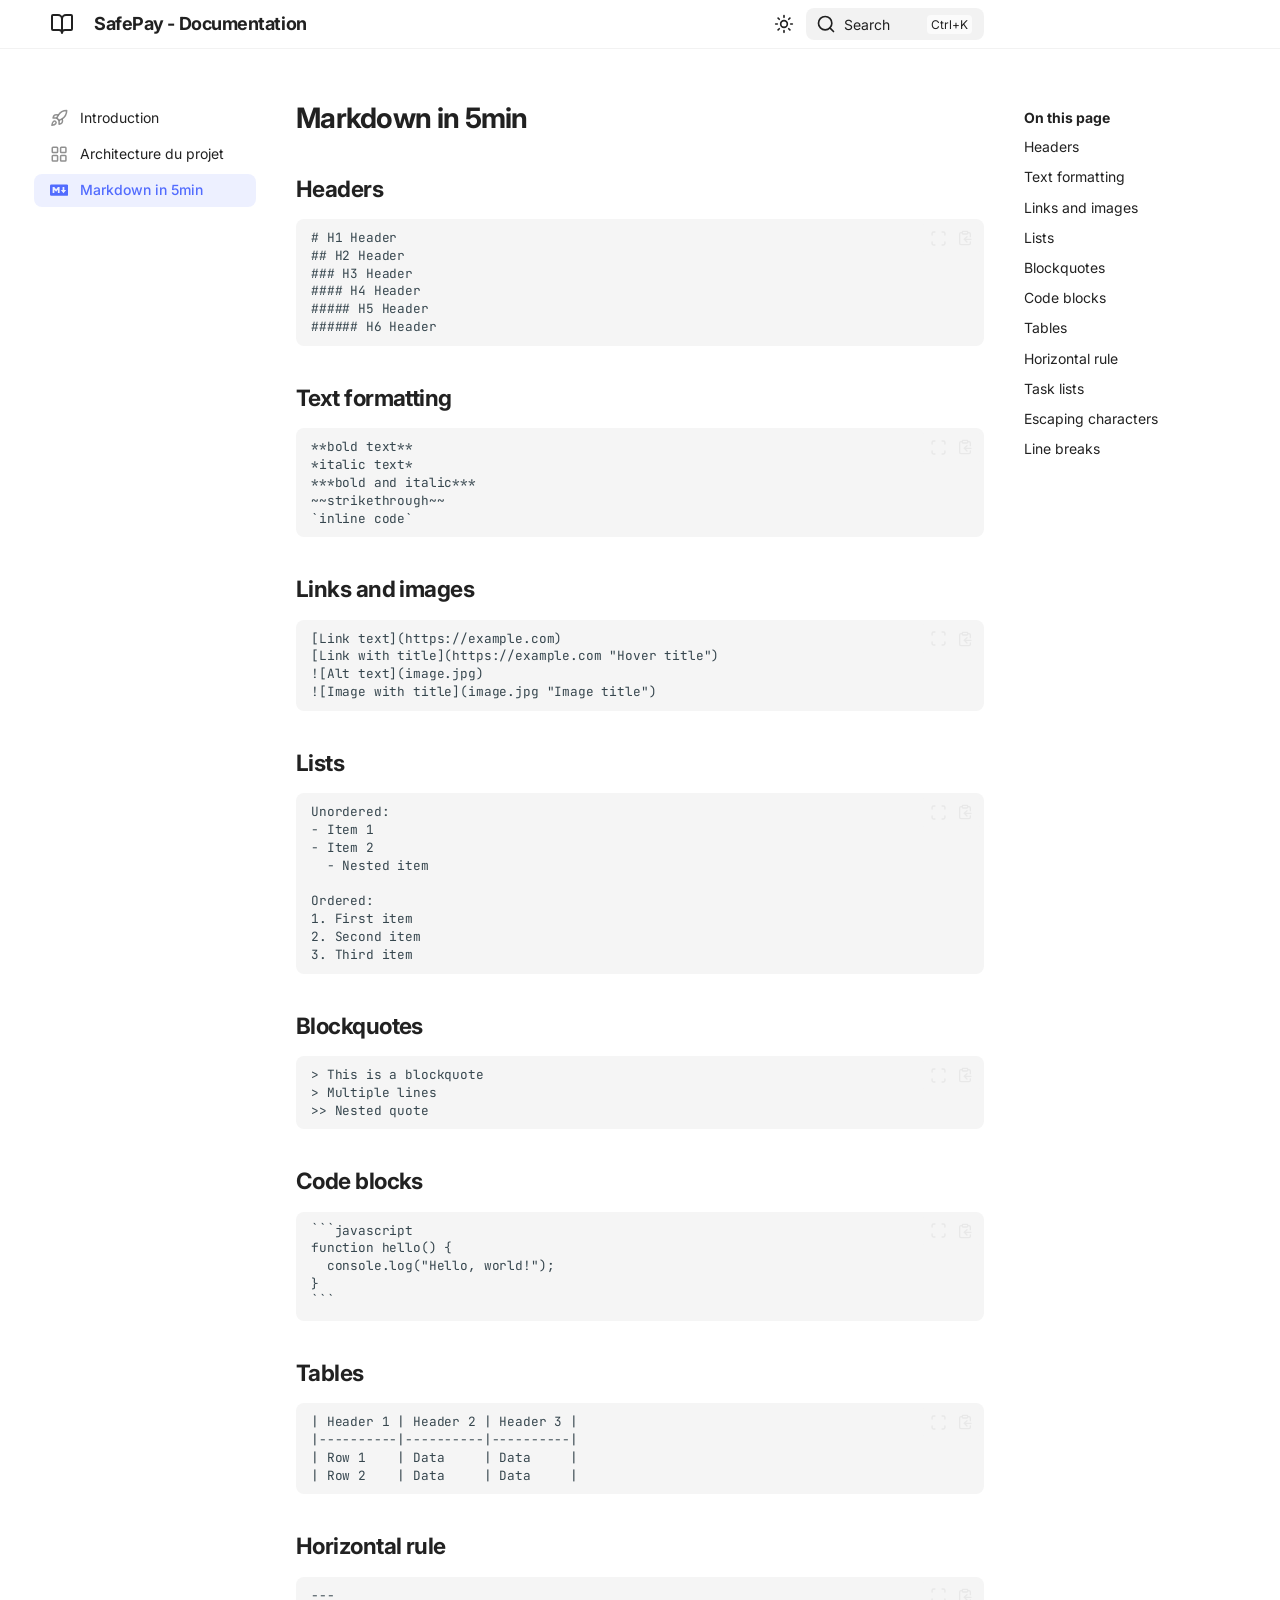
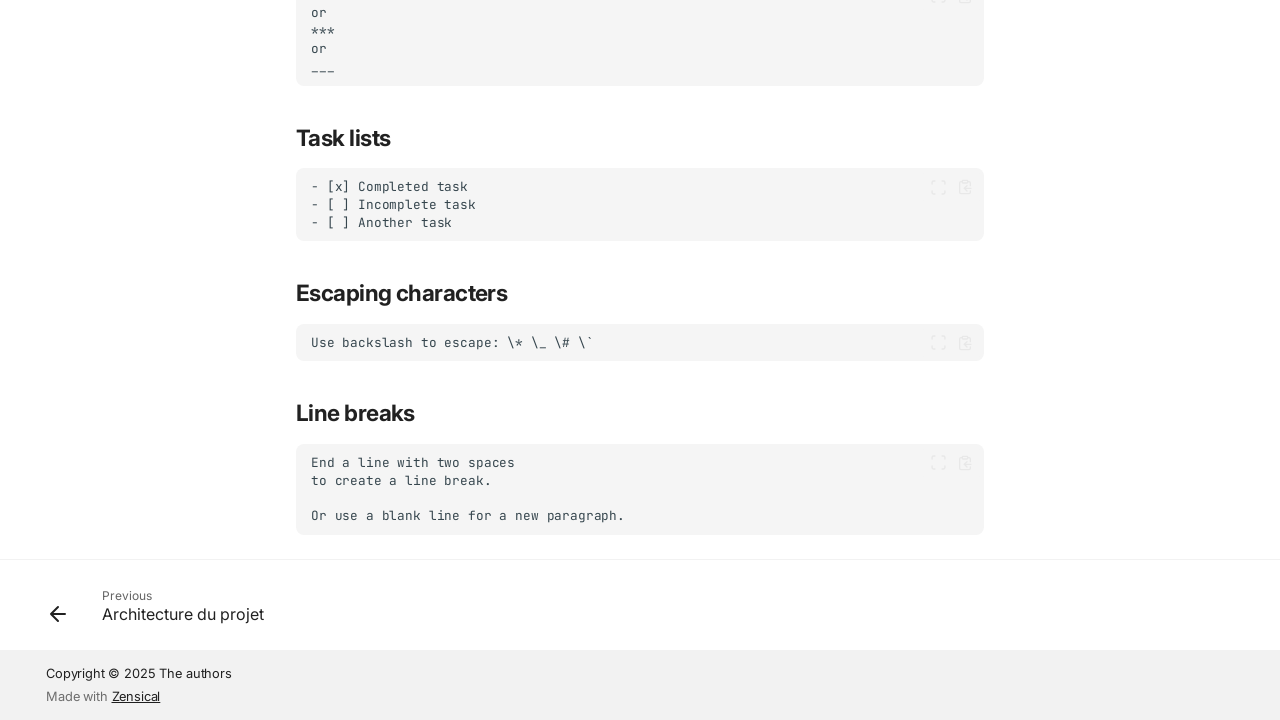
<file: site/markdown/index.html>
<!doctype html>
<html lang="en" class="no-js">
  <head>
    
      <meta charset="utf-8">
      <meta name="viewport" content="width=device-width,initial-scale=1">
      
        <meta name="description" content="A new project generated from the default template project.">
      
      
        <meta name="author" content="SafePay groupe">
      
      
      
        <link rel="prev" href="../architecture/">
      
      
      
        
      
      
      <link rel="icon" href="../assets/images/favicon.png">
      <meta name="generator" content="zensical-0.0.11">
    
    
      
        <title>Markdown in 5min - SafePay - Documentation</title>
      
    
    
      
        
      
      <link rel="stylesheet" href="../assets/stylesheets/modern/main.bd6182e7.min.css">
      
        
          
        
        <link rel="stylesheet" href="../assets/stylesheets/modern/palette.dfe2e883.min.css">
      
      
  
  
    
  
    
  
    
  
    
  
    
  
    
  
    
  
    
  
    
  
    
  
    
  
    
  
  
  <style>:root{}</style>



    
    
      
    
    
      
        
        
        <link rel="preconnect" href="https://fonts.gstatic.com" crossorigin>
        <link rel="stylesheet" href="https://fonts.googleapis.com/css?family=Inter:300,300i,400,400i,500,500i,700,700i%7CJetBrains+Mono:400,400i,700,700i&display=fallback">
        <style>:root{--md-text-font:"Inter";--md-code-font:"JetBrains Mono"}</style>
      
    
    
    <script>__md_scope=new URL("..",location),__md_hash=e=>[...e].reduce(((e,t)=>(e<<5)-e+t.charCodeAt(0)),0),__md_get=(e,t=localStorage,a=__md_scope)=>JSON.parse(t.getItem(a.pathname+"."+e)),__md_set=(e,t,a=localStorage,_=__md_scope)=>{try{a.setItem(_.pathname+"."+e,JSON.stringify(t))}catch(e){}},document.documentElement.setAttribute("data-platform",navigator.platform)</script>
    
      

    
    
  </head>
  
  
    
    
      
    
    
    
    
    <body dir="ltr" data-md-color-scheme="default" data-md-color-primary="indigo" data-md-color-accent="indigo">
  
    
    <input class="md-toggle" data-md-toggle="drawer" type="checkbox" id="__drawer" autocomplete="off">
    <input class="md-toggle" data-md-toggle="search" type="checkbox" id="__search" autocomplete="off">
    <label class="md-overlay" for="__drawer"></label>
    <div data-md-component="skip">
      
        
        <a href="#markdown-in-5min" class="md-skip">
          Skip to content
        </a>
      
    </div>
    <div data-md-component="announce">
      
    </div>
    
    
      

  

<header class="md-header md-header--shadow" data-md-component="header">
  <nav class="md-header__inner md-grid" aria-label="Header">
    <a href=".." title="SafePay - Documentation" class="md-header__button md-logo" aria-label="SafePay - Documentation" data-md-component="logo">
      
  
  <svg xmlns="http://www.w3.org/2000/svg" fill="none" stroke="currentColor" stroke-linecap="round" stroke-linejoin="round" stroke-width="2" class="lucide lucide-book-open" viewBox="0 0 24 24"><path d="M12 7v14M3 18a1 1 0 0 1-1-1V4a1 1 0 0 1 1-1h5a4 4 0 0 1 4 4 4 4 0 0 1 4-4h5a1 1 0 0 1 1 1v13a1 1 0 0 1-1 1h-6a3 3 0 0 0-3 3 3 3 0 0 0-3-3z"/></svg>

    </a>
    <label class="md-header__button md-icon" for="__drawer">
      
      <svg xmlns="http://www.w3.org/2000/svg" fill="none" stroke="currentColor" stroke-linecap="round" stroke-linejoin="round" stroke-width="2" class="lucide lucide-menu" viewBox="0 0 24 24"><path d="M4 5h16M4 12h16M4 19h16"/></svg>
    </label>
    <div class="md-header__title" data-md-component="header-title">
      <div class="md-header__ellipsis">
        <div class="md-header__topic">
          <span class="md-ellipsis">
            SafePay - Documentation
          </span>
        </div>
        <div class="md-header__topic" data-md-component="header-topic">
          <span class="md-ellipsis">
            
              Markdown in 5min
            
          </span>
        </div>
      </div>
    </div>
    
      
        <form class="md-header__option" data-md-component="palette">
  
    
    
    
    <input class="md-option" data-md-color-media="none" data-md-color-scheme="default" data-md-color-primary="indigo" data-md-color-accent="indigo"  aria-label="Switch to dark mode"  type="radio" name="__palette" id="__palette_0">
    
      <label class="md-header__button md-icon" title="Switch to dark mode" for="__palette_1" hidden>
        <svg xmlns="http://www.w3.org/2000/svg" fill="none" stroke="currentColor" stroke-linecap="round" stroke-linejoin="round" stroke-width="2" class="lucide lucide-sun" viewBox="0 0 24 24"><circle cx="12" cy="12" r="4"/><path d="M12 2v2M12 20v2M4.93 4.93l1.41 1.41M17.66 17.66l1.41 1.41M2 12h2M20 12h2M6.34 17.66l-1.41 1.41M19.07 4.93l-1.41 1.41"/></svg>
      </label>
    
  
    
    
    
    <input class="md-option" data-md-color-media="none" data-md-color-scheme="slate" data-md-color-primary="indigo" data-md-color-accent="indigo"  aria-label="Switch to light mode"  type="radio" name="__palette" id="__palette_1">
    
      <label class="md-header__button md-icon" title="Switch to light mode" for="__palette_0" hidden>
        <svg xmlns="http://www.w3.org/2000/svg" fill="none" stroke="currentColor" stroke-linecap="round" stroke-linejoin="round" stroke-width="2" class="lucide lucide-moon" viewBox="0 0 24 24"><path d="M20.985 12.486a9 9 0 1 1-9.473-9.472c.405-.022.617.46.402.803a6 6 0 0 0 8.268 8.268c.344-.215.825-.004.803.401"/></svg>
      </label>
    
  
</form>
      
    
    
      <script>var palette=__md_get("__palette");if(palette&&palette.color){if("(prefers-color-scheme)"===palette.color.media){var media=matchMedia("(prefers-color-scheme: light)"),input=document.querySelector(media.matches?"[data-md-color-media='(prefers-color-scheme: light)']":"[data-md-color-media='(prefers-color-scheme: dark)']");palette.color.media=input.getAttribute("data-md-color-media"),palette.color.scheme=input.getAttribute("data-md-color-scheme"),palette.color.primary=input.getAttribute("data-md-color-primary"),palette.color.accent=input.getAttribute("data-md-color-accent")}for(var[key,value]of Object.entries(palette.color))document.body.setAttribute("data-md-color-"+key,value)}</script>
    
    
    
      
      
        <label class="md-header__button md-icon" for="__search">
          
          <svg xmlns="http://www.w3.org/2000/svg" fill="none" stroke="currentColor" stroke-linecap="round" stroke-linejoin="round" stroke-width="2" class="lucide lucide-search" viewBox="0 0 24 24"><path d="m21 21-4.34-4.34"/><circle cx="11" cy="11" r="8"/></svg>
        </label>
        <div class="md-search" data-md-component="search" role="dialog" aria-label="Search">
  <button type="button" class="md-search__button">
    Search
  </button>
</div>
      
    
    <div class="md-header__source">
      
    </div>
  </nav>
  
</header>
    
    <div class="md-container" data-md-component="container">
      
      
        
          
        
      
      <main class="md-main" data-md-component="main">
        <div class="md-main__inner md-grid">
          
            
              
              <div class="md-sidebar md-sidebar--primary" data-md-component="sidebar" data-md-type="navigation" >
                <div class="md-sidebar__scrollwrap">
                  <div class="md-sidebar__inner">
                    



<nav class="md-nav md-nav--primary" aria-label="Navigation" data-md-level="0">
  <label class="md-nav__title" for="__drawer">
    <a href=".." title="SafePay - Documentation" class="md-nav__button md-logo" aria-label="SafePay - Documentation" data-md-component="logo">
      
  
  <svg xmlns="http://www.w3.org/2000/svg" fill="none" stroke="currentColor" stroke-linecap="round" stroke-linejoin="round" stroke-width="2" class="lucide lucide-book-open" viewBox="0 0 24 24"><path d="M12 7v14M3 18a1 1 0 0 1-1-1V4a1 1 0 0 1 1-1h5a4 4 0 0 1 4 4 4 4 0 0 1 4-4h5a1 1 0 0 1 1 1v13a1 1 0 0 1-1 1h-6a3 3 0 0 0-3 3 3 3 0 0 0-3-3z"/></svg>

    </a>
    SafePay - Documentation
  </label>
  
  <ul class="md-nav__list" data-md-scrollfix>
    
      
      
  
  
  
  
    <li class="md-nav__item">
      <a href=".." class="md-nav__link">
        
  
  
    <svg xmlns="http://www.w3.org/2000/svg" fill="none" stroke="currentColor" stroke-linecap="round" stroke-linejoin="round" stroke-width="2" class="lucide lucide-rocket" viewBox="0 0 24 24"><path d="M4.5 16.5c-1.5 1.26-2 5-2 5s3.74-.5 5-2c.71-.84.7-2.13-.09-2.91a2.18 2.18 0 0 0-2.91-.09M12 15l-3-3a22 22 0 0 1 2-3.95A12.88 12.88 0 0 1 22 2c0 2.72-.78 7.5-6 11a22.4 22.4 0 0 1-4 2"/><path d="M9 12H4s.55-3.03 2-4c1.62-1.08 5 0 5 0M12 15v5s3.03-.55 4-2c1.08-1.62 0-5 0-5"/></svg>
  
  <span class="md-ellipsis">
    
  
    Introduction
  

    
  </span>
  
  

      </a>
    </li>
  

    
      
      
  
  
  
  
    <li class="md-nav__item">
      <a href="../architecture/" class="md-nav__link">
        
  
  
    <svg xmlns="http://www.w3.org/2000/svg" fill="none" stroke="currentColor" stroke-linecap="round" stroke-linejoin="round" stroke-width="2" class="lucide lucide-layout-grid" viewBox="0 0 24 24"><rect width="7" height="7" x="3" y="3" rx="1"/><rect width="7" height="7" x="14" y="3" rx="1"/><rect width="7" height="7" x="14" y="14" rx="1"/><rect width="7" height="7" x="3" y="14" rx="1"/></svg>
  
  <span class="md-ellipsis">
    
  
    Architecture du projet
  

    
  </span>
  
  

      </a>
    </li>
  

    
      
      
  
  
    
  
  
  
    <li class="md-nav__item md-nav__item--active">
      
      <input class="md-nav__toggle md-toggle" type="checkbox" id="__toc">
      
      
        
      
      
        <label class="md-nav__link md-nav__link--active" for="__toc">
          
  
  
    <svg xmlns="http://www.w3.org/2000/svg" viewBox="0 0 24 24"><path d="M22.27 19.385H1.73A1.73 1.73 0 0 1 0 17.655V6.345a1.73 1.73 0 0 1 1.73-1.73h20.54A1.73 1.73 0 0 1 24 6.345v11.308a1.73 1.73 0 0 1-1.73 1.731zM5.769 15.923v-4.5l2.308 2.885 2.307-2.885v4.5h2.308V8.078h-2.308l-2.307 2.885-2.308-2.885H3.46v7.847zM21.232 12h-2.309V8.077h-2.307V12h-2.308l3.461 4.039z"/></svg>
  
  <span class="md-ellipsis">
    
  
    Markdown in 5min
  

    
  </span>
  
  

          <span class="md-nav__icon md-icon"></span>
        </label>
      
      <a href="./" class="md-nav__link md-nav__link--active">
        
  
  
    <svg xmlns="http://www.w3.org/2000/svg" viewBox="0 0 24 24"><path d="M22.27 19.385H1.73A1.73 1.73 0 0 1 0 17.655V6.345a1.73 1.73 0 0 1 1.73-1.73h20.54A1.73 1.73 0 0 1 24 6.345v11.308a1.73 1.73 0 0 1-1.73 1.731zM5.769 15.923v-4.5l2.308 2.885 2.307-2.885v4.5h2.308V8.078h-2.308l-2.307 2.885-2.308-2.885H3.46v7.847zM21.232 12h-2.309V8.077h-2.307V12h-2.308l3.461 4.039z"/></svg>
  
  <span class="md-ellipsis">
    
  
    Markdown in 5min
  

    
  </span>
  
  

      </a>
      
        


<nav class="md-nav md-nav--secondary" aria-label="On this page">
  
  
  
    
  
  
    <label class="md-nav__title" for="__toc">
      <span class="md-nav__icon md-icon"></span>
      On this page
    </label>
    <ul class="md-nav__list" data-md-component="toc" data-md-scrollfix>
      
        <li class="md-nav__item">
  <a href="#headers" class="md-nav__link">
    <span class="md-ellipsis">
      
        Headers
      
    </span>
  </a>
  
</li>
      
        <li class="md-nav__item">
  <a href="#text-formatting" class="md-nav__link">
    <span class="md-ellipsis">
      
        Text formatting
      
    </span>
  </a>
  
</li>
      
        <li class="md-nav__item">
  <a href="#links-and-images" class="md-nav__link">
    <span class="md-ellipsis">
      
        Links and images
      
    </span>
  </a>
  
</li>
      
        <li class="md-nav__item">
  <a href="#lists" class="md-nav__link">
    <span class="md-ellipsis">
      
        Lists
      
    </span>
  </a>
  
</li>
      
        <li class="md-nav__item">
  <a href="#blockquotes" class="md-nav__link">
    <span class="md-ellipsis">
      
        Blockquotes
      
    </span>
  </a>
  
</li>
      
        <li class="md-nav__item">
  <a href="#code-blocks" class="md-nav__link">
    <span class="md-ellipsis">
      
        Code blocks
      
    </span>
  </a>
  
</li>
      
        <li class="md-nav__item">
  <a href="#tables" class="md-nav__link">
    <span class="md-ellipsis">
      
        Tables
      
    </span>
  </a>
  
</li>
      
        <li class="md-nav__item">
  <a href="#horizontal-rule" class="md-nav__link">
    <span class="md-ellipsis">
      
        Horizontal rule
      
    </span>
  </a>
  
</li>
      
        <li class="md-nav__item">
  <a href="#task-lists" class="md-nav__link">
    <span class="md-ellipsis">
      
        Task lists
      
    </span>
  </a>
  
</li>
      
        <li class="md-nav__item">
  <a href="#escaping-characters" class="md-nav__link">
    <span class="md-ellipsis">
      
        Escaping characters
      
    </span>
  </a>
  
</li>
      
        <li class="md-nav__item">
  <a href="#line-breaks" class="md-nav__link">
    <span class="md-ellipsis">
      
        Line breaks
      
    </span>
  </a>
  
</li>
      
    </ul>
  
</nav>
      
    </li>
  

    
  </ul>
</nav>
                  </div>
                </div>
              </div>
            
            
              
              <div class="md-sidebar md-sidebar--secondary" data-md-component="sidebar" data-md-type="toc" >
                <div class="md-sidebar__scrollwrap">
                  <div class="md-sidebar__inner">
                    


<nav class="md-nav md-nav--secondary" aria-label="On this page">
  
  
  
    
  
  
    <label class="md-nav__title" for="__toc">
      <span class="md-nav__icon md-icon"></span>
      On this page
    </label>
    <ul class="md-nav__list" data-md-component="toc" data-md-scrollfix>
      
        <li class="md-nav__item">
  <a href="#headers" class="md-nav__link">
    <span class="md-ellipsis">
      
        Headers
      
    </span>
  </a>
  
</li>
      
        <li class="md-nav__item">
  <a href="#text-formatting" class="md-nav__link">
    <span class="md-ellipsis">
      
        Text formatting
      
    </span>
  </a>
  
</li>
      
        <li class="md-nav__item">
  <a href="#links-and-images" class="md-nav__link">
    <span class="md-ellipsis">
      
        Links and images
      
    </span>
  </a>
  
</li>
      
        <li class="md-nav__item">
  <a href="#lists" class="md-nav__link">
    <span class="md-ellipsis">
      
        Lists
      
    </span>
  </a>
  
</li>
      
        <li class="md-nav__item">
  <a href="#blockquotes" class="md-nav__link">
    <span class="md-ellipsis">
      
        Blockquotes
      
    </span>
  </a>
  
</li>
      
        <li class="md-nav__item">
  <a href="#code-blocks" class="md-nav__link">
    <span class="md-ellipsis">
      
        Code blocks
      
    </span>
  </a>
  
</li>
      
        <li class="md-nav__item">
  <a href="#tables" class="md-nav__link">
    <span class="md-ellipsis">
      
        Tables
      
    </span>
  </a>
  
</li>
      
        <li class="md-nav__item">
  <a href="#horizontal-rule" class="md-nav__link">
    <span class="md-ellipsis">
      
        Horizontal rule
      
    </span>
  </a>
  
</li>
      
        <li class="md-nav__item">
  <a href="#task-lists" class="md-nav__link">
    <span class="md-ellipsis">
      
        Task lists
      
    </span>
  </a>
  
</li>
      
        <li class="md-nav__item">
  <a href="#escaping-characters" class="md-nav__link">
    <span class="md-ellipsis">
      
        Escaping characters
      
    </span>
  </a>
  
</li>
      
        <li class="md-nav__item">
  <a href="#line-breaks" class="md-nav__link">
    <span class="md-ellipsis">
      
        Line breaks
      
    </span>
  </a>
  
</li>
      
    </ul>
  
</nav>
                  </div>
                </div>
              </div>
            
          
          
            <div class="md-content" data-md-component="content">
              
                



  


              
              <article class="md-content__inner md-typeset">
                
                  

<h1 id="markdown-in-5min">Markdown in 5min<a class="headerlink" href="#markdown-in-5min" title="Permanent link">&para;</a></h1>
<h2 id="headers">Headers<a class="headerlink" href="#headers" title="Permanent link">&para;</a></h2>
<div class="language-text highlight"><pre><span></span><code><span id="__span-0-1"><a id="__codelineno-0-1" name="__codelineno-0-1" href="#__codelineno-0-1"></a># H1 Header
</span><span id="__span-0-2"><a id="__codelineno-0-2" name="__codelineno-0-2" href="#__codelineno-0-2"></a>## H2 Header
</span><span id="__span-0-3"><a id="__codelineno-0-3" name="__codelineno-0-3" href="#__codelineno-0-3"></a>### H3 Header
</span><span id="__span-0-4"><a id="__codelineno-0-4" name="__codelineno-0-4" href="#__codelineno-0-4"></a>#### H4 Header
</span><span id="__span-0-5"><a id="__codelineno-0-5" name="__codelineno-0-5" href="#__codelineno-0-5"></a>##### H5 Header
</span><span id="__span-0-6"><a id="__codelineno-0-6" name="__codelineno-0-6" href="#__codelineno-0-6"></a>###### H6 Header
</span></code></pre></div>
<h2 id="text-formatting">Text formatting<a class="headerlink" href="#text-formatting" title="Permanent link">&para;</a></h2>
<div class="language-text highlight"><pre><span></span><code><span id="__span-1-1"><a id="__codelineno-1-1" name="__codelineno-1-1" href="#__codelineno-1-1"></a>**bold text**
</span><span id="__span-1-2"><a id="__codelineno-1-2" name="__codelineno-1-2" href="#__codelineno-1-2"></a>*italic text*
</span><span id="__span-1-3"><a id="__codelineno-1-3" name="__codelineno-1-3" href="#__codelineno-1-3"></a>***bold and italic***
</span><span id="__span-1-4"><a id="__codelineno-1-4" name="__codelineno-1-4" href="#__codelineno-1-4"></a>~~strikethrough~~
</span><span id="__span-1-5"><a id="__codelineno-1-5" name="__codelineno-1-5" href="#__codelineno-1-5"></a>`inline code`
</span></code></pre></div>
<h2 id="links-and-images">Links and images<a class="headerlink" href="#links-and-images" title="Permanent link">&para;</a></h2>
<div class="language-text highlight"><pre><span></span><code><span id="__span-2-1"><a id="__codelineno-2-1" name="__codelineno-2-1" href="#__codelineno-2-1"></a>[Link text](https://example.com)
</span><span id="__span-2-2"><a id="__codelineno-2-2" name="__codelineno-2-2" href="#__codelineno-2-2"></a>[Link with title](https://example.com &quot;Hover title&quot;)
</span><span id="__span-2-3"><a id="__codelineno-2-3" name="__codelineno-2-3" href="#__codelineno-2-3"></a>![Alt text](image.jpg)
</span><span id="__span-2-4"><a id="__codelineno-2-4" name="__codelineno-2-4" href="#__codelineno-2-4"></a>![Image with title](image.jpg &quot;Image title&quot;)
</span></code></pre></div>
<h2 id="lists">Lists<a class="headerlink" href="#lists" title="Permanent link">&para;</a></h2>
<div class="language-text highlight"><pre><span></span><code><span id="__span-3-1"><a id="__codelineno-3-1" name="__codelineno-3-1" href="#__codelineno-3-1"></a>Unordered:
</span><span id="__span-3-2"><a id="__codelineno-3-2" name="__codelineno-3-2" href="#__codelineno-3-2"></a>- Item 1
</span><span id="__span-3-3"><a id="__codelineno-3-3" name="__codelineno-3-3" href="#__codelineno-3-3"></a>- Item 2
</span><span id="__span-3-4"><a id="__codelineno-3-4" name="__codelineno-3-4" href="#__codelineno-3-4"></a>  - Nested item
</span><span id="__span-3-5"><a id="__codelineno-3-5" name="__codelineno-3-5" href="#__codelineno-3-5"></a>
</span><span id="__span-3-6"><a id="__codelineno-3-6" name="__codelineno-3-6" href="#__codelineno-3-6"></a>Ordered:
</span><span id="__span-3-7"><a id="__codelineno-3-7" name="__codelineno-3-7" href="#__codelineno-3-7"></a>1. First item
</span><span id="__span-3-8"><a id="__codelineno-3-8" name="__codelineno-3-8" href="#__codelineno-3-8"></a>2. Second item
</span><span id="__span-3-9"><a id="__codelineno-3-9" name="__codelineno-3-9" href="#__codelineno-3-9"></a>3. Third item
</span></code></pre></div>
<h2 id="blockquotes">Blockquotes<a class="headerlink" href="#blockquotes" title="Permanent link">&para;</a></h2>
<div class="language-text highlight"><pre><span></span><code><span id="__span-4-1"><a id="__codelineno-4-1" name="__codelineno-4-1" href="#__codelineno-4-1"></a>&gt; This is a blockquote
</span><span id="__span-4-2"><a id="__codelineno-4-2" name="__codelineno-4-2" href="#__codelineno-4-2"></a>&gt; Multiple lines
</span><span id="__span-4-3"><a id="__codelineno-4-3" name="__codelineno-4-3" href="#__codelineno-4-3"></a>&gt;&gt; Nested quote
</span></code></pre></div>
<h2 id="code-blocks">Code blocks<a class="headerlink" href="#code-blocks" title="Permanent link">&para;</a></h2>
<div class="language-text highlight"><pre><span></span><code><span id="__span-5-1"><a id="__codelineno-5-1" name="__codelineno-5-1" href="#__codelineno-5-1"></a>```javascript
</span><span id="__span-5-2"><a id="__codelineno-5-2" name="__codelineno-5-2" href="#__codelineno-5-2"></a>function hello() {
</span><span id="__span-5-3"><a id="__codelineno-5-3" name="__codelineno-5-3" href="#__codelineno-5-3"></a>  console.log(&quot;Hello, world!&quot;);
</span><span id="__span-5-4"><a id="__codelineno-5-4" name="__codelineno-5-4" href="#__codelineno-5-4"></a>}
</span><span id="__span-5-5"><a id="__codelineno-5-5" name="__codelineno-5-5" href="#__codelineno-5-5"></a>```
</span></code></pre></div>
<h2 id="tables">Tables<a class="headerlink" href="#tables" title="Permanent link">&para;</a></h2>
<div class="language-text highlight"><pre><span></span><code><span id="__span-6-1"><a id="__codelineno-6-1" name="__codelineno-6-1" href="#__codelineno-6-1"></a>| Header 1 | Header 2 | Header 3 |
</span><span id="__span-6-2"><a id="__codelineno-6-2" name="__codelineno-6-2" href="#__codelineno-6-2"></a>|----------|----------|----------|
</span><span id="__span-6-3"><a id="__codelineno-6-3" name="__codelineno-6-3" href="#__codelineno-6-3"></a>| Row 1    | Data     | Data     |
</span><span id="__span-6-4"><a id="__codelineno-6-4" name="__codelineno-6-4" href="#__codelineno-6-4"></a>| Row 2    | Data     | Data     |
</span></code></pre></div>
<h2 id="horizontal-rule">Horizontal rule<a class="headerlink" href="#horizontal-rule" title="Permanent link">&para;</a></h2>
<div class="language-text highlight"><pre><span></span><code><span id="__span-7-1"><a id="__codelineno-7-1" name="__codelineno-7-1" href="#__codelineno-7-1"></a>---
</span><span id="__span-7-2"><a id="__codelineno-7-2" name="__codelineno-7-2" href="#__codelineno-7-2"></a>or
</span><span id="__span-7-3"><a id="__codelineno-7-3" name="__codelineno-7-3" href="#__codelineno-7-3"></a>***
</span><span id="__span-7-4"><a id="__codelineno-7-4" name="__codelineno-7-4" href="#__codelineno-7-4"></a>or
</span><span id="__span-7-5"><a id="__codelineno-7-5" name="__codelineno-7-5" href="#__codelineno-7-5"></a>___
</span></code></pre></div>
<h2 id="task-lists">Task lists<a class="headerlink" href="#task-lists" title="Permanent link">&para;</a></h2>
<div class="language-text highlight"><pre><span></span><code><span id="__span-8-1"><a id="__codelineno-8-1" name="__codelineno-8-1" href="#__codelineno-8-1"></a>- [x] Completed task
</span><span id="__span-8-2"><a id="__codelineno-8-2" name="__codelineno-8-2" href="#__codelineno-8-2"></a>- [ ] Incomplete task
</span><span id="__span-8-3"><a id="__codelineno-8-3" name="__codelineno-8-3" href="#__codelineno-8-3"></a>- [ ] Another task
</span></code></pre></div>
<h2 id="escaping-characters">Escaping characters<a class="headerlink" href="#escaping-characters" title="Permanent link">&para;</a></h2>
<div class="language-text highlight"><pre><span></span><code><span id="__span-9-1"><a id="__codelineno-9-1" name="__codelineno-9-1" href="#__codelineno-9-1"></a>Use backslash to escape: \* \_ \# \`
</span></code></pre></div>
<h2 id="line-breaks">Line breaks<a class="headerlink" href="#line-breaks" title="Permanent link">&para;</a></h2>
<div class="language-text highlight"><pre><span></span><code><span id="__span-10-1"><a id="__codelineno-10-1" name="__codelineno-10-1" href="#__codelineno-10-1"></a>End a line with two spaces  
</span><span id="__span-10-2"><a id="__codelineno-10-2" name="__codelineno-10-2" href="#__codelineno-10-2"></a>to create a line break.
</span><span id="__span-10-3"><a id="__codelineno-10-3" name="__codelineno-10-3" href="#__codelineno-10-3"></a>
</span><span id="__span-10-4"><a id="__codelineno-10-4" name="__codelineno-10-4" href="#__codelineno-10-4"></a>Or use a blank line for a new paragraph.
</span></code></pre></div>









  
  






                
              </article>
            </div>
          
          
  <script>var tabs=__md_get("__tabs");if(Array.isArray(tabs))e:for(var set of document.querySelectorAll(".tabbed-set")){var labels=set.querySelector(".tabbed-labels");for(var tab of tabs)for(var label of labels.getElementsByTagName("label"))if(label.innerText.trim()===tab){var input=document.getElementById(label.htmlFor);input.checked=!0;continue e}}</script>

<script>var target=document.getElementById(location.hash.slice(1));target&&target.name&&(target.checked=target.name.startsWith("__tabbed_"))</script>
        </div>
        
          <button type="button" class="md-top md-icon" data-md-component="top" hidden>
  
  <svg xmlns="http://www.w3.org/2000/svg" fill="none" stroke="currentColor" stroke-linecap="round" stroke-linejoin="round" stroke-width="2" class="lucide lucide-circle-arrow-up" viewBox="0 0 24 24"><circle cx="12" cy="12" r="10"/><path d="m16 12-4-4-4 4M12 16V8"/></svg>
  Back to top
</button>
        
      </main>
      
        <footer class="md-footer">
  
    
      
      <nav class="md-footer__inner md-grid" aria-label="Footer" >
        
          
          <a href="../architecture/" class="md-footer__link md-footer__link--prev" aria-label="Previous: Architecture du projet">
            <div class="md-footer__button md-icon">
              
              <svg xmlns="http://www.w3.org/2000/svg" fill="none" stroke="currentColor" stroke-linecap="round" stroke-linejoin="round" stroke-width="2" class="lucide lucide-arrow-left" viewBox="0 0 24 24"><path d="m12 19-7-7 7-7M19 12H5"/></svg>
            </div>
            <div class="md-footer__title">
              <span class="md-footer__direction">
                Previous
              </span>
              <div class="md-ellipsis">
                Architecture du projet
              </div>
            </div>
          </a>
        
        
      </nav>
    
  
  <div class="md-footer-meta md-typeset">
    <div class="md-footer-meta__inner md-grid">
      <div class="md-copyright">
  
    <div class="md-copyright__highlight">
      Copyright &copy; 2025 The authors

    </div>
  
  
    Made with
    <a href="https://zensical.org/" target="_blank" rel="noopener">
      Zensical
    </a>
  
</div>
      
    </div>
  </div>
</footer>
      
    </div>
    <div class="md-dialog" data-md-component="dialog">
      <div class="md-dialog__inner md-typeset"></div>
    </div>
    
    
    
      
      
      
      <script id="__config" type="application/json">{"annotate":null,"base":"..","features":["announce.dismiss","content.code.annotate","content.code.copy","content.code.select","content.footnote.tooltips","content.tabs.link","content.tooltips","navigation.footer","navigation.indexes","navigation.instant","navigation.instant.prefetch","navigation.path","navigation.sections","navigation.top","navigation.tracking","search.highlight"],"search":"../assets/javascripts/workers/search.5df7522c.min.js","tags":null,"translations":{"clipboard.copied":"Copied to clipboard","clipboard.copy":"Copy to clipboard","search.result.more.one":"1 more on this page","search.result.more.other":"# more on this page","search.result.none":"No matching documents","search.result.one":"1 matching document","search.result.other":"# matching documents","search.result.placeholder":"Type to start searching","search.result.term.missing":"Missing","select.version":"Select version"},"version":null}</script>
    
    
      <script src="../assets/javascripts/bundle.21aa498e.min.js"></script>
      
    
  </body>
</html>
</file>
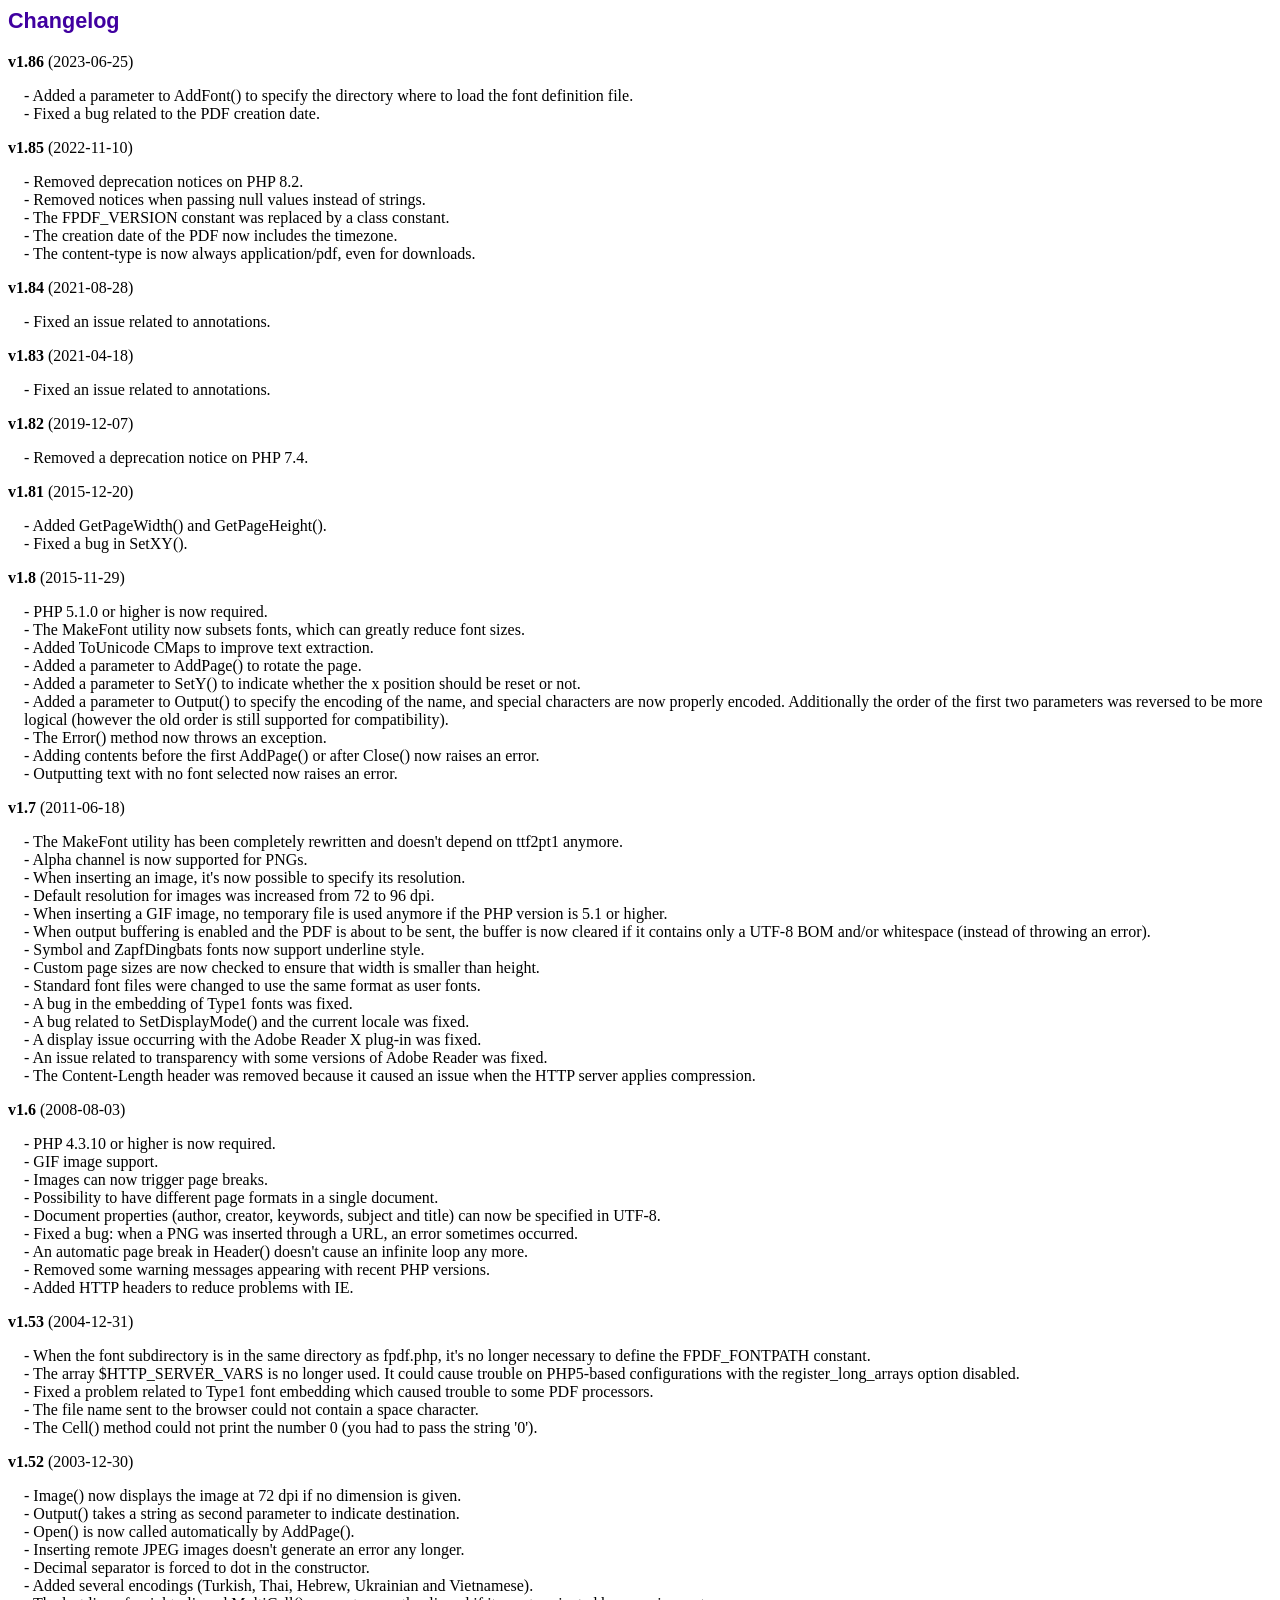
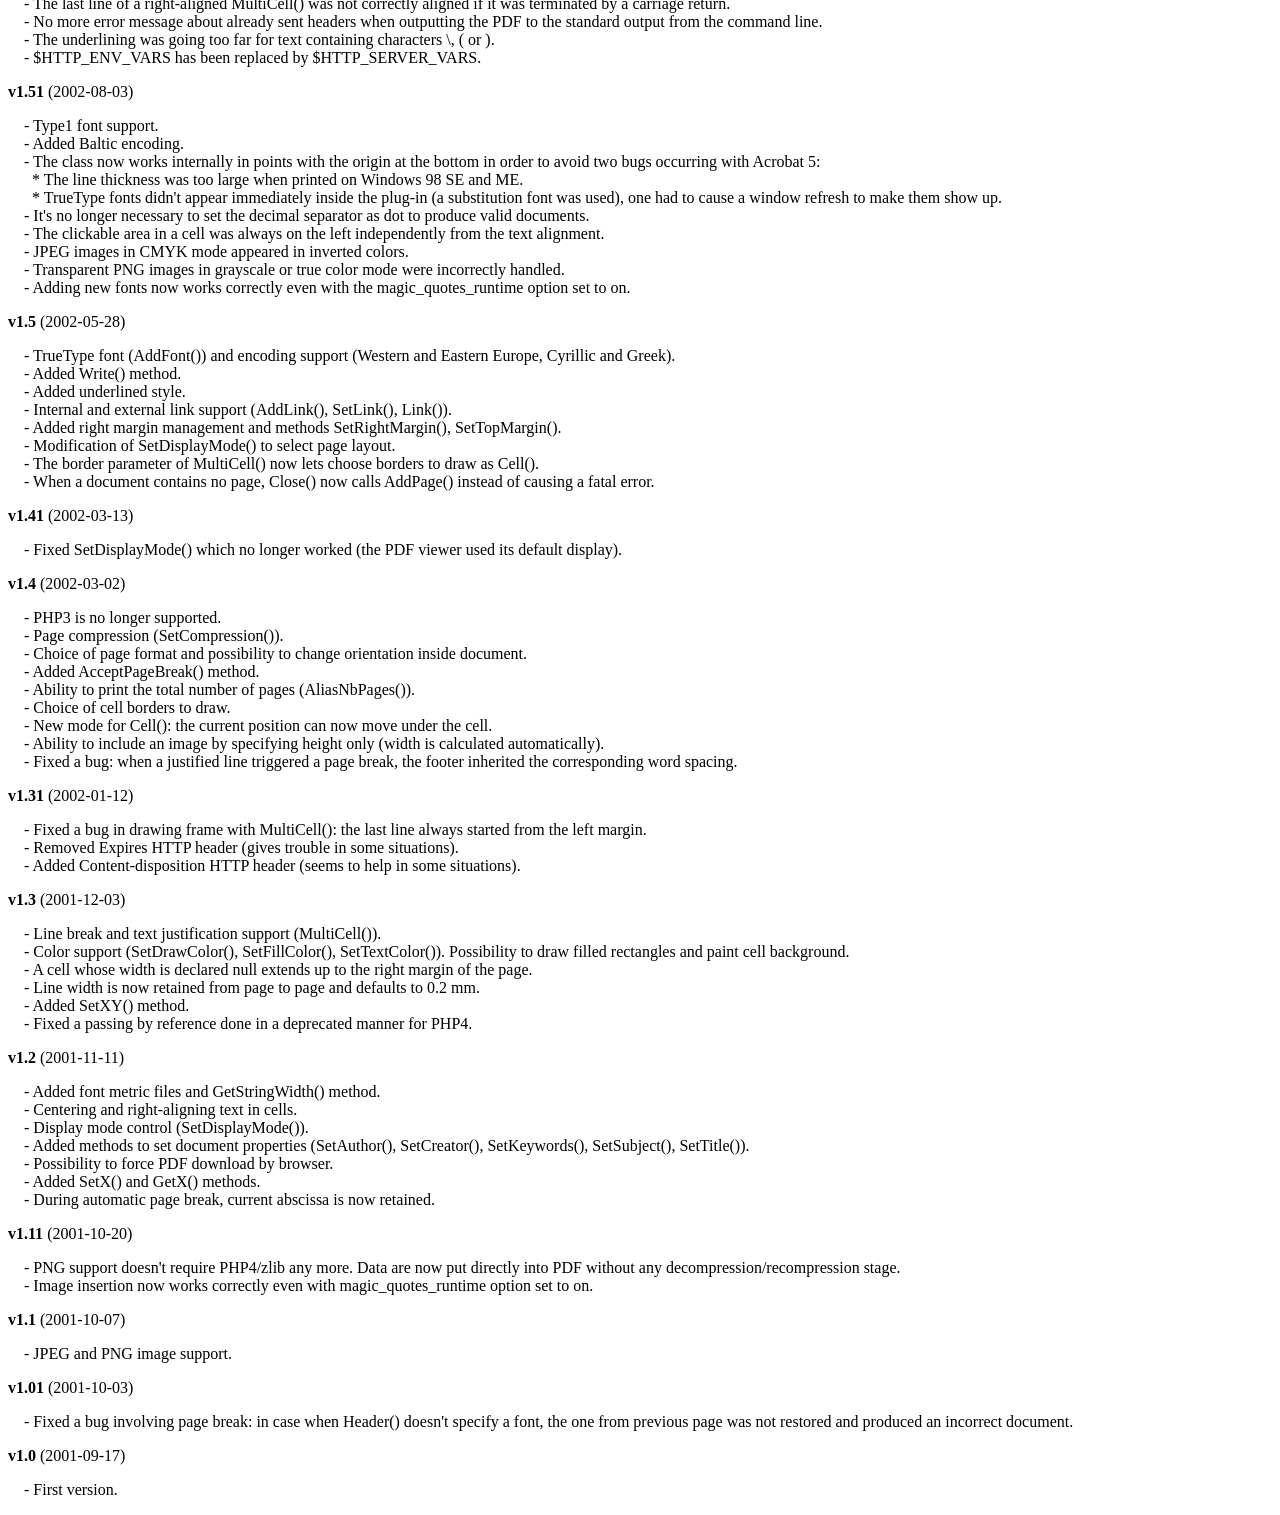
<file: fpdf/changelog.htm>
<!DOCTYPE html PUBLIC "-//W3C//DTD HTML 4.01 Transitional//EN">
<html>
<head>
<meta http-equiv="Content-Type" content="text/html; charset=UTF-8">
<title>Changelog</title>
<link type="text/css" rel="stylesheet" href="fpdf.css">
<style type="text/css">
dd {margin:1em 0 1em 1em}
</style>
</head>
<body>
<h1>Changelog</h1>
<dl>
<dt><strong>v1.86</strong> (2023-06-25)</dt>
<dd>
- Added a parameter to AddFont() to specify the directory where to load the font definition file.<br>
- Fixed a bug related to the PDF creation date.<br>
</dd>
<dt><strong>v1.85</strong> (2022-11-10)</dt>
<dd>
- Removed deprecation notices on PHP 8.2.<br>
- Removed notices when passing null values instead of strings.<br>
- The FPDF_VERSION constant was replaced by a class constant.<br>
- The creation date of the PDF now includes the timezone.<br>
- The content-type is now always application/pdf, even for downloads.<br>
</dd>
<dt><strong>v1.84</strong> (2021-08-28)</dt>
<dd>
- Fixed an issue related to annotations.<br>
</dd>
<dt><strong>v1.83</strong> (2021-04-18)</dt>
<dd>
- Fixed an issue related to annotations.<br>
</dd>
<dt><strong>v1.82</strong> (2019-12-07)</dt>
<dd>
- Removed a deprecation notice on PHP 7.4.<br>
</dd>
<dt><strong>v1.81</strong> (2015-12-20)</dt>
<dd>
- Added GetPageWidth() and GetPageHeight().<br>
- Fixed a bug in SetXY().<br>
</dd>
<dt><strong>v1.8</strong> (2015-11-29)</dt>
<dd>
- PHP 5.1.0 or higher is now required.<br>
- The MakeFont utility now subsets fonts, which can greatly reduce font sizes.<br>
- Added ToUnicode CMaps to improve text extraction.<br>
- Added a parameter to AddPage() to rotate the page.<br>
- Added a parameter to SetY() to indicate whether the x position should be reset or not.<br>
- Added a parameter to Output() to specify the encoding of the name, and special characters are now properly encoded. Additionally the order of the first two parameters was reversed to be more logical (however the old order is still supported for compatibility).<br>
- The Error() method now throws an exception.<br>
- Adding contents before the first AddPage() or after Close() now raises an error.<br>
- Outputting text with no font selected now raises an error.<br>
</dd>
<dt><strong>v1.7</strong> (2011-06-18)</dt>
<dd>
- The MakeFont utility has been completely rewritten and doesn't depend on ttf2pt1 anymore.<br>
- Alpha channel is now supported for PNGs.<br>
- When inserting an image, it's now possible to specify its resolution.<br>
- Default resolution for images was increased from 72 to 96 dpi.<br>
- When inserting a GIF image, no temporary file is used anymore if the PHP version is 5.1 or higher.<br>
- When output buffering is enabled and the PDF is about to be sent, the buffer is now cleared if it contains only a UTF-8 BOM and/or whitespace (instead of throwing an error).<br>
- Symbol and ZapfDingbats fonts now support underline style.<br>
- Custom page sizes are now checked to ensure that width is smaller than height.<br>
- Standard font files were changed to use the same format as user fonts.<br>
- A bug in the embedding of Type1 fonts was fixed.<br>
- A bug related to SetDisplayMode() and the current locale was fixed.<br>
- A display issue occurring with the Adobe Reader X plug-in was fixed.<br>
- An issue related to transparency with some versions of Adobe Reader was fixed.<br>
- The Content-Length header was removed because it caused an issue when the HTTP server applies compression.<br>
</dd>
<dt><strong>v1.6</strong> (2008-08-03)</dt>
<dd>
- PHP 4.3.10 or higher is now required.<br>
- GIF image support.<br>
- Images can now trigger page breaks.<br>
- Possibility to have different page formats in a single document.<br>
- Document properties (author, creator, keywords, subject and title) can now be specified in UTF-8.<br>
- Fixed a bug: when a PNG was inserted through a URL, an error sometimes occurred.<br>
- An automatic page break in Header() doesn't cause an infinite loop any more.<br>
- Removed some warning messages appearing with recent PHP versions.<br>
- Added HTTP headers to reduce problems with IE.<br>
</dd>
<dt><strong>v1.53</strong> (2004-12-31)</dt>
<dd>
- When the font subdirectory is in the same directory as fpdf.php, it's no longer necessary to define the FPDF_FONTPATH constant.<br>
- The array $HTTP_SERVER_VARS is no longer used. It could cause trouble on PHP5-based configurations with the register_long_arrays option disabled.<br>
- Fixed a problem related to Type1 font embedding which caused trouble to some PDF processors.<br>
- The file name sent to the browser could not contain a space character.<br>
- The Cell() method could not print the number 0 (you had to pass the string '0').<br>
</dd>
<dt><strong>v1.52</strong> (2003-12-30)</dt>
<dd>
- Image() now displays the image at 72 dpi if no dimension is given.<br>
- Output() takes a string as second parameter to indicate destination.<br>
- Open() is now called automatically by AddPage().<br>
- Inserting remote JPEG images doesn't generate an error any longer.<br>
- Decimal separator is forced to dot in the constructor.<br>
- Added several encodings (Turkish, Thai, Hebrew, Ukrainian and Vietnamese).<br>
- The last line of a right-aligned MultiCell() was not correctly aligned if it was terminated by a carriage return.<br>
- No more error message about already sent headers when outputting the PDF to the standard output from the command line.<br>
- The underlining was going too far for text containing characters \, ( or ).<br>
- $HTTP_ENV_VARS has been replaced by $HTTP_SERVER_VARS.<br>
</dd>
<dt><strong>v1.51</strong> (2002-08-03)</dt>
<dd>
- Type1 font support.<br>
- Added Baltic encoding.<br>
- The class now works internally in points with the origin at the bottom in order to avoid two bugs occurring with Acrobat 5:<br>&nbsp;&nbsp;* The line thickness was too large when printed on Windows 98 SE and ME.<br>&nbsp;&nbsp;* TrueType fonts didn't appear immediately inside the plug-in (a substitution font was used), one had to cause a window refresh to make them show up.<br>
- It's no longer necessary to set the decimal separator as dot to produce valid documents.<br>
- The clickable area in a cell was always on the left independently from the text alignment.<br>
- JPEG images in CMYK mode appeared in inverted colors.<br>
- Transparent PNG images in grayscale or true color mode were incorrectly handled.<br>
- Adding new fonts now works correctly even with the magic_quotes_runtime option set to on.<br>
</dd>
<dt><strong>v1.5</strong> (2002-05-28)</dt>
<dd>
- TrueType font (AddFont()) and encoding support (Western and Eastern Europe, Cyrillic and Greek).<br>
- Added Write() method.<br>
- Added underlined style.<br>
- Internal and external link support (AddLink(), SetLink(), Link()).<br>
- Added right margin management and methods SetRightMargin(), SetTopMargin().<br>
- Modification of SetDisplayMode() to select page layout.<br>
- The border parameter of MultiCell() now lets choose borders to draw as Cell().<br>
- When a document contains no page, Close() now calls AddPage() instead of causing a fatal error.<br>
</dd>
<dt><strong>v1.41</strong> (2002-03-13)</dt>
<dd>
- Fixed SetDisplayMode() which no longer worked (the PDF viewer used its default display).<br>
</dd>
<dt><strong>v1.4</strong> (2002-03-02)</dt>
<dd>
- PHP3 is no longer supported.<br>
- Page compression (SetCompression()).<br>
- Choice of page format and possibility to change orientation inside document.<br>
- Added AcceptPageBreak() method.<br>
- Ability to print the total number of pages (AliasNbPages()).<br>
- Choice of cell borders to draw.<br>
- New mode for Cell(): the current position can now move under the cell.<br>
- Ability to include an image by specifying height only (width is calculated automatically).<br>
- Fixed a bug: when a justified line triggered a page break, the footer inherited the corresponding word spacing.<br>
</dd>
<dt><strong>v1.31</strong> (2002-01-12)</dt>
<dd>
- Fixed a bug in drawing frame with MultiCell(): the last line always started from the left margin.<br>
- Removed Expires HTTP header (gives trouble in some situations).<br>
- Added Content-disposition HTTP header (seems to help in some situations).<br>
</dd>
<dt><strong>v1.3</strong> (2001-12-03)</dt>
<dd>
- Line break and text justification support (MultiCell()).<br>
- Color support (SetDrawColor(), SetFillColor(), SetTextColor()). Possibility to draw filled rectangles and paint cell background.<br>
- A cell whose width is declared null extends up to the right margin of the page.<br>
- Line width is now retained from page to page and defaults to 0.2 mm.<br>
- Added SetXY() method.<br>
- Fixed a passing by reference done in a deprecated manner for PHP4.<br>
</dd>
<dt><strong>v1.2</strong> (2001-11-11)</dt>
<dd>
- Added font metric files and GetStringWidth() method.<br>
- Centering and right-aligning text in cells.<br>
- Display mode control (SetDisplayMode()).<br>
- Added methods to set document properties (SetAuthor(), SetCreator(), SetKeywords(), SetSubject(), SetTitle()).<br>
- Possibility to force PDF download by browser.<br>
- Added SetX() and GetX() methods.<br>
- During automatic page break, current abscissa is now retained.<br>
</dd>
<dt><strong>v1.11</strong> (2001-10-20)</dt>
<dd>
- PNG support doesn't require PHP4/zlib any more. Data are now put directly into PDF without any decompression/recompression stage.<br>
- Image insertion now works correctly even with magic_quotes_runtime option set to on.<br>
</dd>
<dt><strong>v1.1</strong> (2001-10-07)</dt>
<dd>
- JPEG and PNG image support.<br>
</dd>
<dt><strong>v1.01</strong> (2001-10-03)</dt>
<dd>
- Fixed a bug involving page break: in case when Header() doesn't specify a font, the one from previous page was not restored and produced an incorrect document.<br>
</dd>
<dt><strong>v1.0</strong> (2001-09-17)</dt>
<dd>
- First version.<br>
</dd>
</dl>
</body>
</html>
</file>
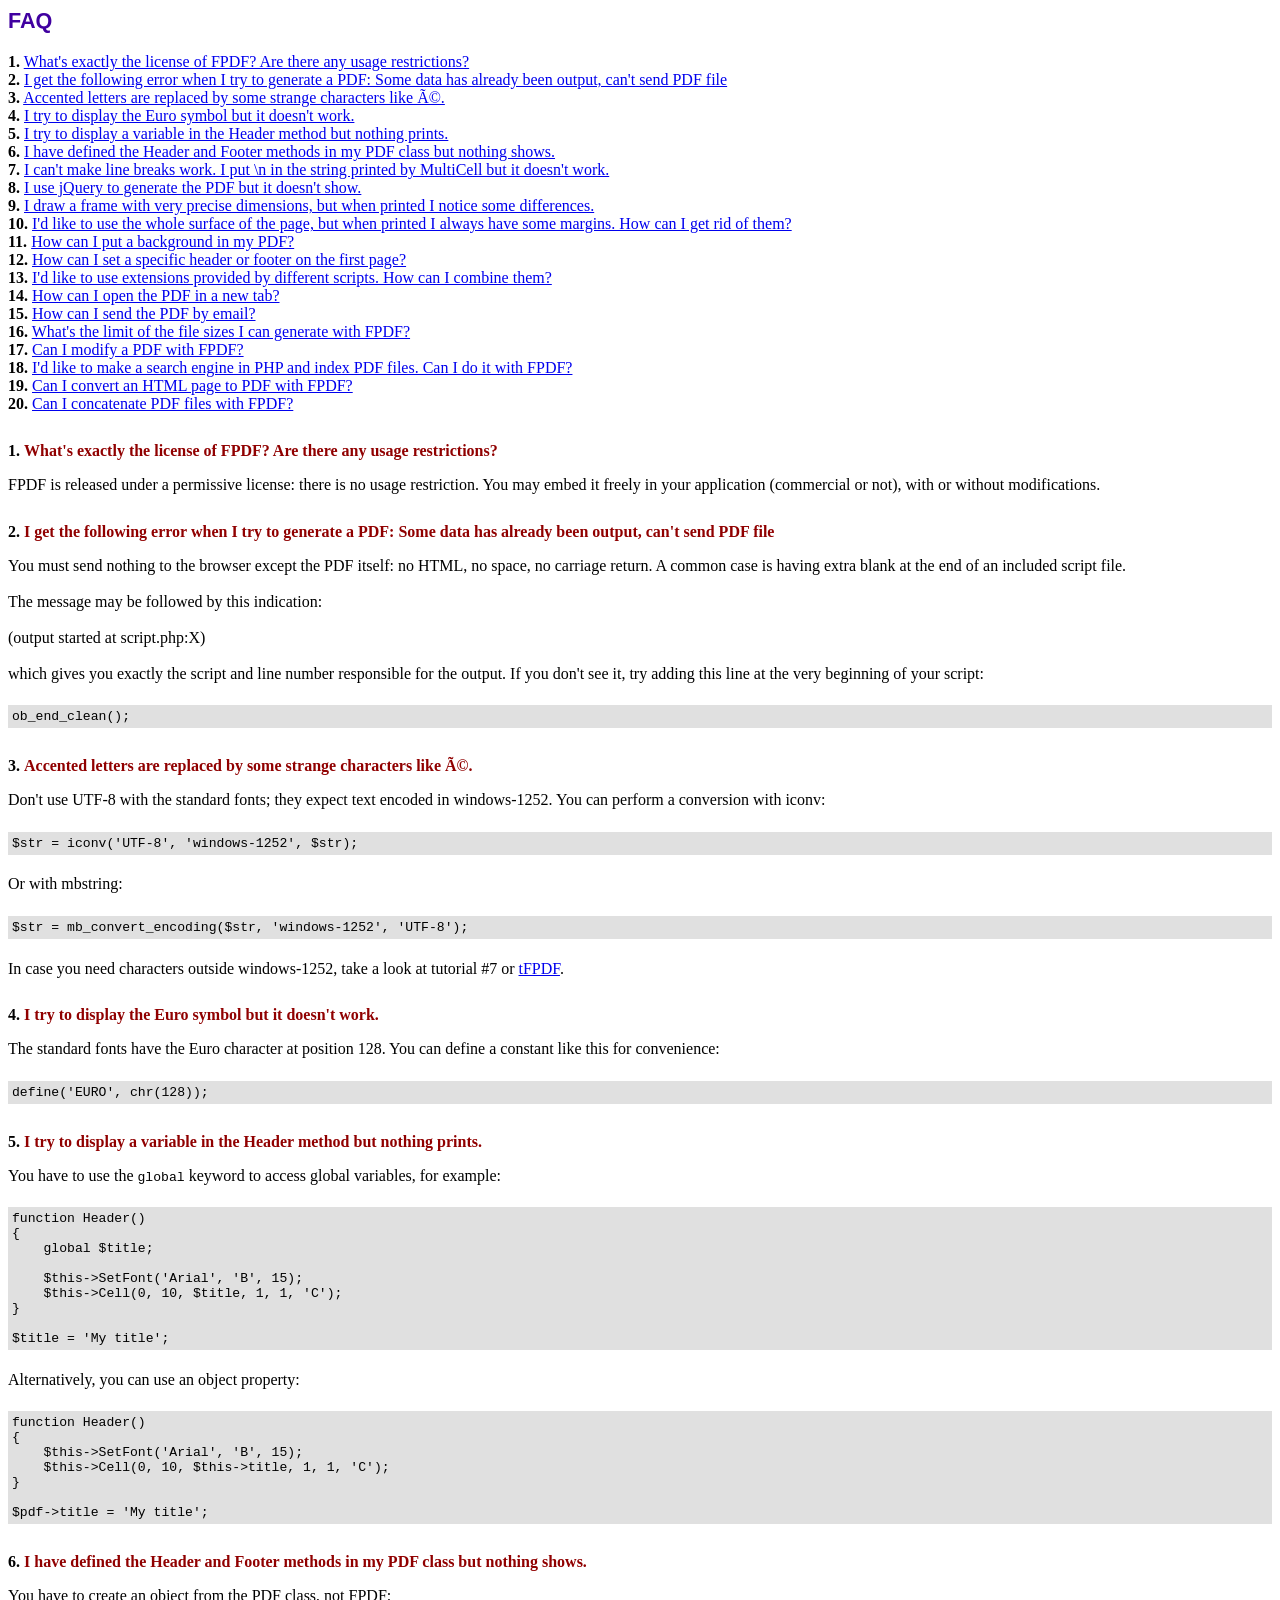
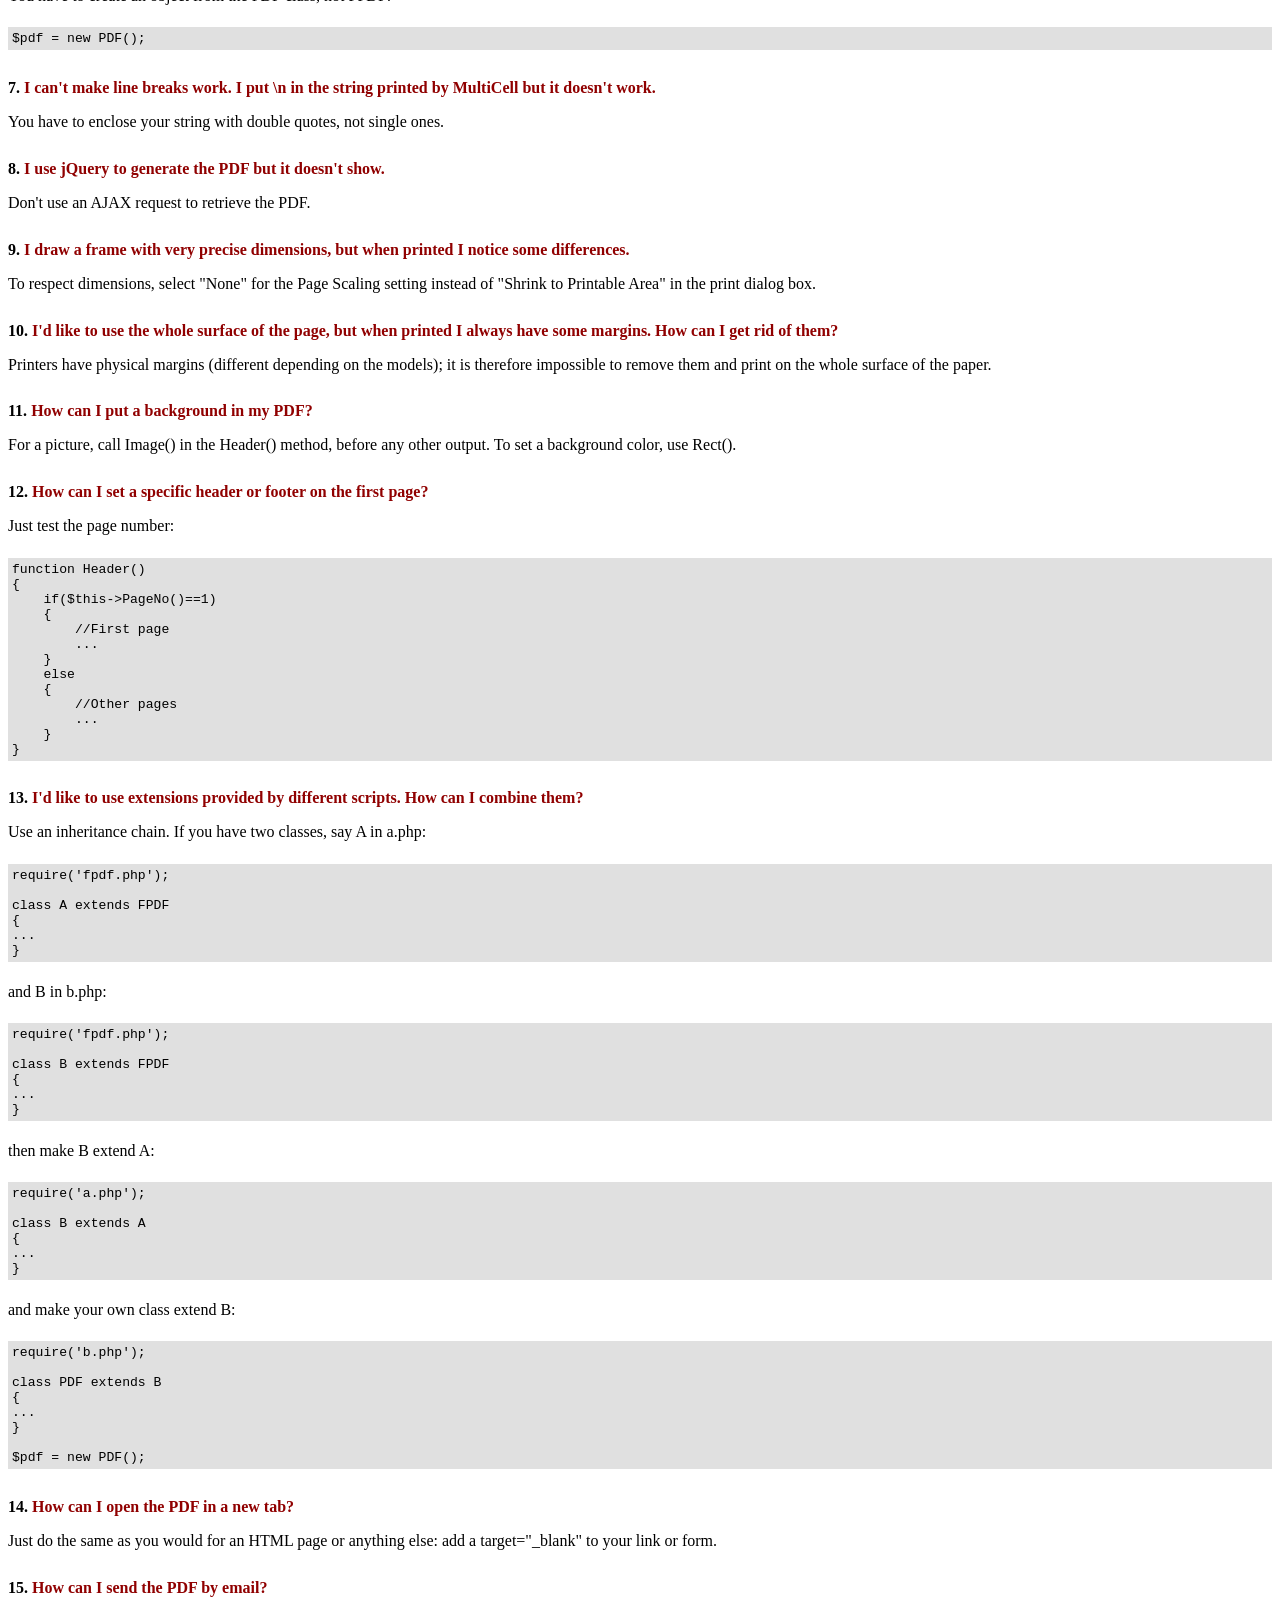
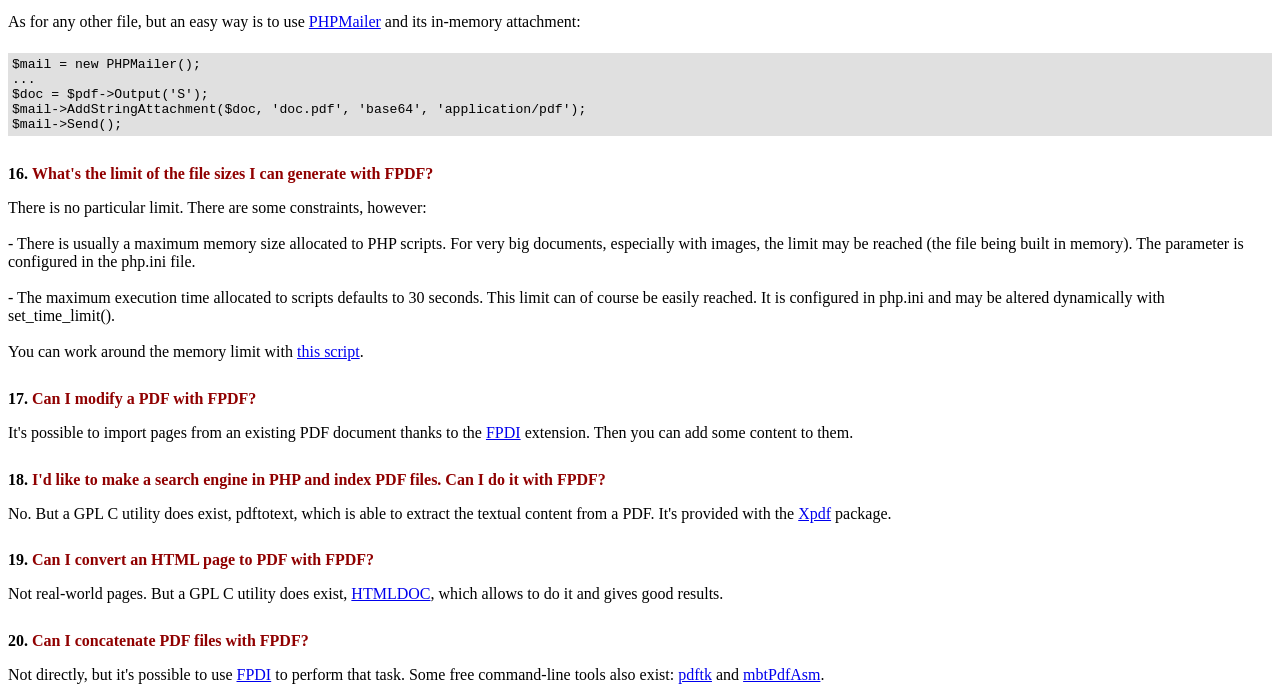
<file: fpdf/FAQ.htm>
<!DOCTYPE html PUBLIC "-//W3C//DTD HTML 4.01 Transitional//EN">
<html>
<head>
<meta http-equiv="Content-Type" content="text/html; charset=UTF-8">
<title>FAQ</title>
<link type="text/css" rel="stylesheet" href="fpdf.css">
<style type="text/css">
ul {list-style-type:none; margin:0; padding:0}
ul#answers li {margin-top:1.8em}
.question {font-weight:bold; color:#900000}
</style>
</head>
<body>
<h1>FAQ</h1>
<ul>
<li><b>1.</b> <a href='#q1'>What's exactly the license of FPDF? Are there any usage restrictions?</a></li>
<li><b>2.</b> <a href='#q2'>I get the following error when I try to generate a PDF: Some data has already been output, can't send PDF file</a></li>
<li><b>3.</b> <a href='#q3'>Accented letters are replaced by some strange characters like Ã©.</a></li>
<li><b>4.</b> <a href='#q4'>I try to display the Euro symbol but it doesn't work.</a></li>
<li><b>5.</b> <a href='#q5'>I try to display a variable in the Header method but nothing prints.</a></li>
<li><b>6.</b> <a href='#q6'>I have defined the Header and Footer methods in my PDF class but nothing shows.</a></li>
<li><b>7.</b> <a href='#q7'>I can't make line breaks work. I put \n in the string printed by MultiCell but it doesn't work.</a></li>
<li><b>8.</b> <a href='#q8'>I use jQuery to generate the PDF but it doesn't show.</a></li>
<li><b>9.</b> <a href='#q9'>I draw a frame with very precise dimensions, but when printed I notice some differences.</a></li>
<li><b>10.</b> <a href='#q10'>I'd like to use the whole surface of the page, but when printed I always have some margins. How can I get rid of them?</a></li>
<li><b>11.</b> <a href='#q11'>How can I put a background in my PDF?</a></li>
<li><b>12.</b> <a href='#q12'>How can I set a specific header or footer on the first page?</a></li>
<li><b>13.</b> <a href='#q13'>I'd like to use extensions provided by different scripts. How can I combine them?</a></li>
<li><b>14.</b> <a href='#q14'>How can I open the PDF in a new tab?</a></li>
<li><b>15.</b> <a href='#q15'>How can I send the PDF by email?</a></li>
<li><b>16.</b> <a href='#q16'>What's the limit of the file sizes I can generate with FPDF?</a></li>
<li><b>17.</b> <a href='#q17'>Can I modify a PDF with FPDF?</a></li>
<li><b>18.</b> <a href='#q18'>I'd like to make a search engine in PHP and index PDF files. Can I do it with FPDF?</a></li>
<li><b>19.</b> <a href='#q19'>Can I convert an HTML page to PDF with FPDF?</a></li>
<li><b>20.</b> <a href='#q20'>Can I concatenate PDF files with FPDF?</a></li>
</ul>

<ul id='answers'>
<li id='q1'>
<p><b>1.</b> <span class='question'>What's exactly the license of FPDF? Are there any usage restrictions?</span></p>
FPDF is released under a permissive license: there is no usage restriction. You may embed it
freely in your application (commercial or not), with or without modifications.
</li>

<li id='q2'>
<p><b>2.</b> <span class='question'>I get the following error when I try to generate a PDF: Some data has already been output, can't send PDF file</span></p>
You must send nothing to the browser except the PDF itself: no HTML, no space, no carriage return. A common
case is having extra blank at the end of an included script file.<br>
<br>
The message may be followed by this indication:<br>
<br>
(output started at script.php:X)<br>
<br>
which gives you exactly the script and line number responsible for the output. If you don't see it,
try adding this line at the very beginning of your script:
<div class="doc-source">
<pre><code>ob_end_clean();</code></pre>
</div>
</li>

<li id='q3'>
<p><b>3.</b> <span class='question'>Accented letters are replaced by some strange characters like Ã©.</span></p>
Don't use UTF-8 with the standard fonts; they expect text encoded in windows-1252.
You can perform a conversion with iconv:
<div class="doc-source">
<pre><code>$str = iconv('UTF-8', 'windows-1252', $str);</code></pre>
</div>
Or with mbstring:
<div class="doc-source">
<pre><code>$str = mb_convert_encoding($str, 'windows-1252', 'UTF-8');</code></pre>
</div>
In case you need characters outside windows-1252, take a look at tutorial #7 or
<a href="http://www.fpdf.org/?go=script&amp;id=92" target="_blank">tFPDF</a>.
</li>

<li id='q4'>
<p><b>4.</b> <span class='question'>I try to display the Euro symbol but it doesn't work.</span></p>
The standard fonts have the Euro character at position 128. You can define a constant like this
for convenience:
<div class="doc-source">
<pre><code>define('EURO', chr(128));</code></pre>
</div>
</li>

<li id='q5'>
<p><b>5.</b> <span class='question'>I try to display a variable in the Header method but nothing prints.</span></p>
You have to use the <code>global</code> keyword to access global variables, for example:
<div class="doc-source">
<pre><code>function Header()
{
    global $title;

    $this-&gt;SetFont('Arial', 'B', 15);
    $this-&gt;Cell(0, 10, $title, 1, 1, 'C');
}

$title = 'My title';</code></pre>
</div>
Alternatively, you can use an object property:
<div class="doc-source">
<pre><code>function Header()
{
    $this-&gt;SetFont('Arial', 'B', 15);
    $this-&gt;Cell(0, 10, $this-&gt;title, 1, 1, 'C');
}

$pdf-&gt;title = 'My title';</code></pre>
</div>
</li>

<li id='q6'>
<p><b>6.</b> <span class='question'>I have defined the Header and Footer methods in my PDF class but nothing shows.</span></p>
You have to create an object from the PDF class, not FPDF:
<div class="doc-source">
<pre><code>$pdf = new PDF();</code></pre>
</div>
</li>

<li id='q7'>
<p><b>7.</b> <span class='question'>I can't make line breaks work. I put \n in the string printed by MultiCell but it doesn't work.</span></p>
You have to enclose your string with double quotes, not single ones.
</li>

<li id='q8'>
<p><b>8.</b> <span class='question'>I use jQuery to generate the PDF but it doesn't show.</span></p>
Don't use an AJAX request to retrieve the PDF.
</li>

<li id='q9'>
<p><b>9.</b> <span class='question'>I draw a frame with very precise dimensions, but when printed I notice some differences.</span></p>
To respect dimensions, select "None" for the Page Scaling setting instead of "Shrink to Printable Area" in the print dialog box.
</li>

<li id='q10'>
<p><b>10.</b> <span class='question'>I'd like to use the whole surface of the page, but when printed I always have some margins. How can I get rid of them?</span></p>
Printers have physical margins (different depending on the models); it is therefore impossible to remove
them and print on the whole surface of the paper.
</li>

<li id='q11'>
<p><b>11.</b> <span class='question'>How can I put a background in my PDF?</span></p>
For a picture, call Image() in the Header() method, before any other output. To set a background color, use Rect().
</li>

<li id='q12'>
<p><b>12.</b> <span class='question'>How can I set a specific header or footer on the first page?</span></p>
Just test the page number:
<div class="doc-source">
<pre><code>function Header()
{
    if($this-&gt;PageNo()==1)
    {
        //First page
        ...
    }
    else
    {
        //Other pages
        ...
    }
}</code></pre>
</div>
</li>

<li id='q13'>
<p><b>13.</b> <span class='question'>I'd like to use extensions provided by different scripts. How can I combine them?</span></p>
Use an inheritance chain. If you have two classes, say A in a.php:
<div class="doc-source">
<pre><code>require('fpdf.php');

class A extends FPDF
{
...
}</code></pre>
</div>
and B in b.php:
<div class="doc-source">
<pre><code>require('fpdf.php');

class B extends FPDF
{
...
}</code></pre>
</div>
then make B extend A:
<div class="doc-source">
<pre><code>require('a.php');

class B extends A
{
...
}</code></pre>
</div>
and make your own class extend B:
<div class="doc-source">
<pre><code>require('b.php');

class PDF extends B
{
...
}

$pdf = new PDF();</code></pre>
</div>
</li>

<li id='q14'>
<p><b>14.</b> <span class='question'>How can I open the PDF in a new tab?</span></p>
Just do the same as you would for an HTML page or anything else: add a target="_blank" to your link or form.
</li>

<li id='q15'>
<p><b>15.</b> <span class='question'>How can I send the PDF by email?</span></p>
As for any other file, but an easy way is to use <a href="https://github.com/PHPMailer/PHPMailer" target="_blank">PHPMailer</a> and
its in-memory attachment:
<div class="doc-source">
<pre><code>$mail = new PHPMailer();
...
$doc = $pdf-&gt;Output('S');
$mail-&gt;AddStringAttachment($doc, 'doc.pdf', 'base64', 'application/pdf');
$mail-&gt;Send();</code></pre>
</div>
</li>

<li id='q16'>
<p><b>16.</b> <span class='question'>What's the limit of the file sizes I can generate with FPDF?</span></p>
There is no particular limit. There are some constraints, however:
<br>
<br>
- There is usually a maximum memory size allocated to PHP scripts. For very big documents,
especially with images, the limit may be reached (the file being built in memory). The
parameter is configured in the php.ini file.
<br>
<br>
- The maximum execution time allocated to scripts defaults to 30 seconds. This limit can of course
be easily reached. It is configured in php.ini and may be altered dynamically with set_time_limit().
<br>
<br>
You can work around the memory limit with <a href="http://www.fpdf.org/?go=script&amp;id=76" target="_blank">this script</a>.
</li>

<li id='q17'>
<p><b>17.</b> <span class='question'>Can I modify a PDF with FPDF?</span></p>
It's possible to import pages from an existing PDF document thanks to the
<a href="https://www.setasign.com/products/fpdi/about/" target="_blank">FPDI</a> extension.
Then you can add some content to them.
</li>

<li id='q18'>
<p><b>18.</b> <span class='question'>I'd like to make a search engine in PHP and index PDF files. Can I do it with FPDF?</span></p>
No. But a GPL C utility does exist, pdftotext, which is able to extract the textual content from a PDF.
It's provided with the <a href="https://www.xpdfreader.com" target="_blank">Xpdf</a> package.
</li>

<li id='q19'>
<p><b>19.</b> <span class='question'>Can I convert an HTML page to PDF with FPDF?</span></p>
Not real-world pages. But a GPL C utility does exist, <a href="https://www.msweet.org/htmldoc/" target="_blank">HTMLDOC</a>,
which allows to do it and gives good results.
</li>

<li id='q20'>
<p><b>20.</b> <span class='question'>Can I concatenate PDF files with FPDF?</span></p>
Not directly, but it's possible to use <a href="https://www.setasign.com/products/fpdi/demos/concatenate-fake/" target="_blank">FPDI</a>
to perform that task. Some free command-line tools also exist:
<a href="https://www.pdflabs.com/tools/pdftk-the-pdf-toolkit/" target="_blank">pdftk</a> and
<a href="http://thierry.schmit.free.fr/spip/spip.php?article15" target="_blank">mbtPdfAsm</a>.
</li>
</ul>
</body>
</html>
</file>
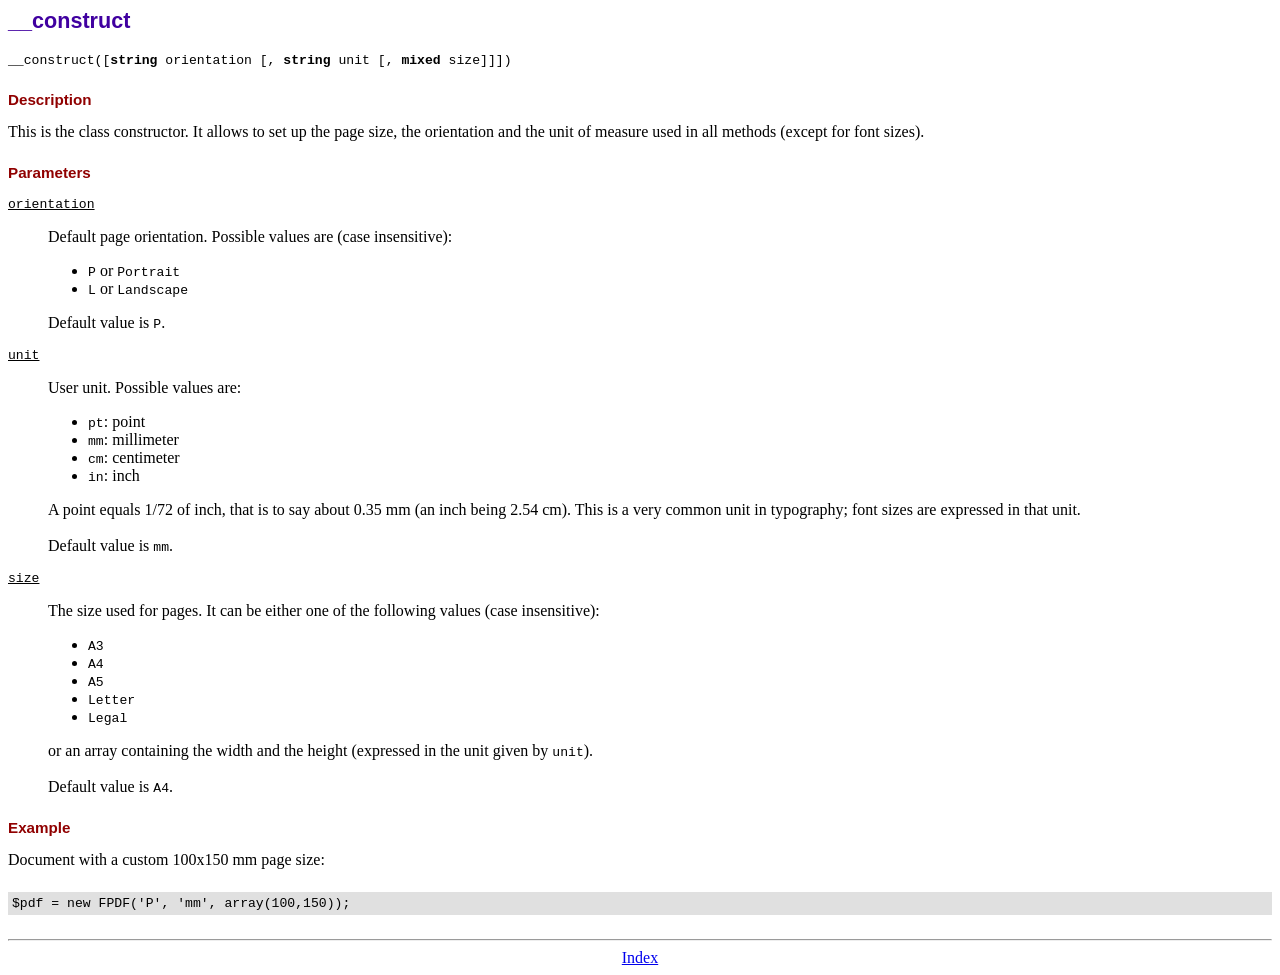
<file: fpdf/doc/__construct.htm>
<!DOCTYPE html PUBLIC "-//W3C//DTD HTML 4.01 Transitional//EN">
<html>
<head>
<meta http-equiv="Content-Type" content="text/html; charset=UTF-8">
<title>__construct</title>
<link type="text/css" rel="stylesheet" href="../fpdf.css">
</head>
<body>
<h1>__construct</h1>
<code>__construct([<b>string</b> orientation [, <b>string</b> unit [, <b>mixed</b> size]]])</code>
<h2>Description</h2>
This is the class constructor. It allows to set up the page size, the orientation and the
unit of measure used in all methods (except for font sizes).
<h2>Parameters</h2>
<dl class="param">
<dt><code>orientation</code></dt>
<dd>
Default page orientation. Possible values are (case insensitive):
<ul>
<li><code>P</code> or <code>Portrait</code></li>
<li><code>L</code> or <code>Landscape</code></li>
</ul>
Default value is <code>P</code>.
</dd>
<dt><code>unit</code></dt>
<dd>
User unit. Possible values are:
<ul>
<li><code>pt</code>: point</li>
<li><code>mm</code>: millimeter</li>
<li><code>cm</code>: centimeter</li>
<li><code>in</code>: inch</li>
</ul>
A point equals 1/72 of inch, that is to say about 0.35 mm (an inch being 2.54 cm). This
is a very common unit in typography; font sizes are expressed in that unit.
<br>
<br>
Default value is <code>mm</code>.
</dd>
<dt><code>size</code></dt>
<dd>
The size used for pages. It can be either one of the following values (case insensitive):
<ul>
<li><code>A3</code></li>
<li><code>A4</code></li>
<li><code>A5</code></li>
<li><code>Letter</code></li>
<li><code>Legal</code></li>
</ul>
or an array containing the width and the height (expressed in the unit given by <code>unit</code>).<br>
<br>
Default value is <code>A4</code>.
</dd>
</dl>
<h2>Example</h2>
Document with a custom 100x150 mm page size:
<div class="doc-source">
<pre><code>$pdf = new FPDF('P', 'mm', array(100,150));</code></pre>
</div>
<hr style="margin-top:1.5em">
<div style="text-align:center"><a href="index.htm">Index</a></div>
</body>
</html>
</file>
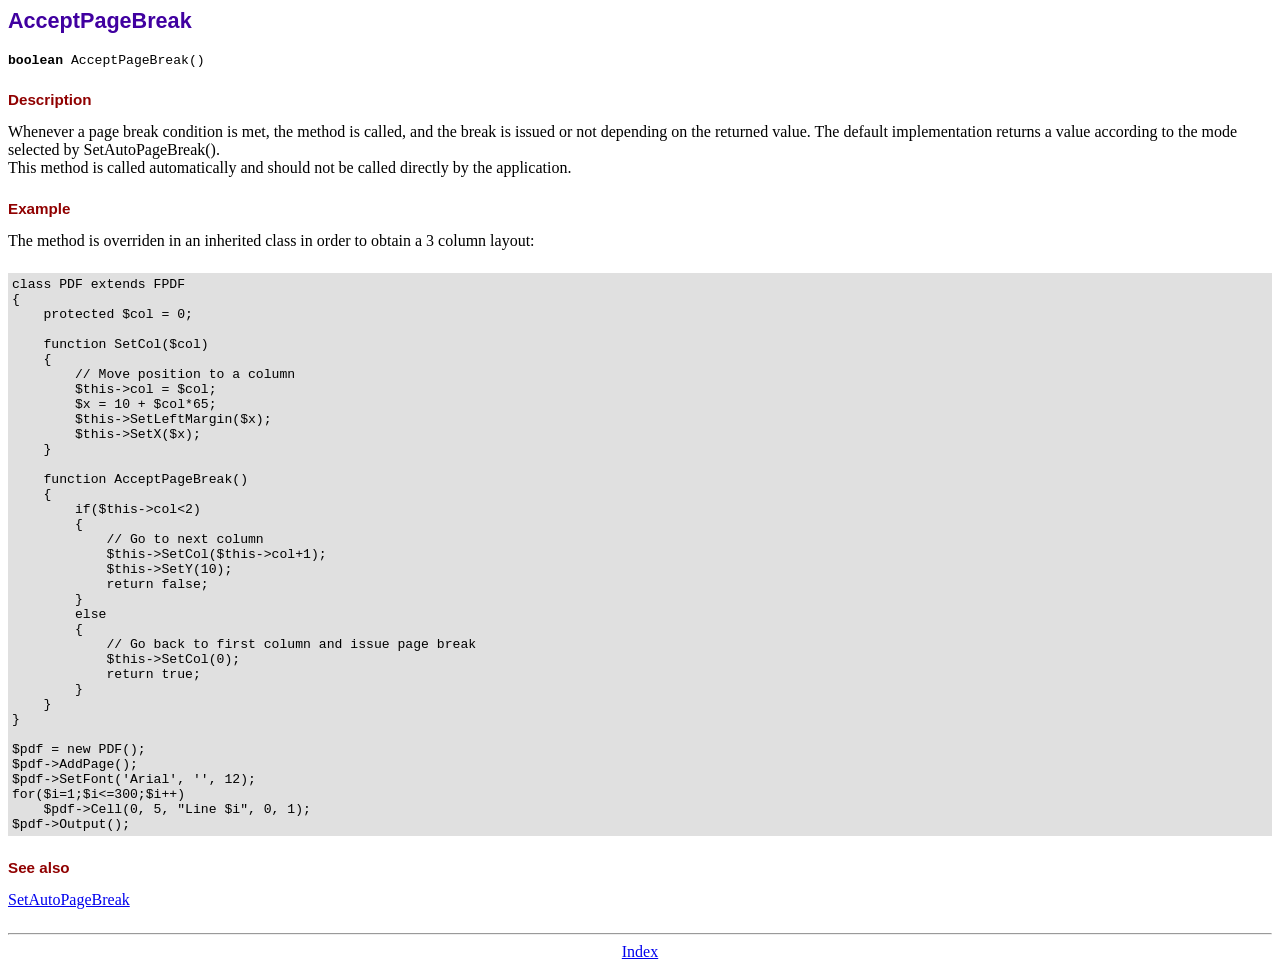
<file: fpdf/doc/acceptpagebreak.htm>
<!DOCTYPE html PUBLIC "-//W3C//DTD HTML 4.01 Transitional//EN">
<html>
<head>
<meta http-equiv="Content-Type" content="text/html; charset=UTF-8">
<title>AcceptPageBreak</title>
<link type="text/css" rel="stylesheet" href="../fpdf.css">
</head>
<body>
<h1>AcceptPageBreak</h1>
<code><b>boolean</b> AcceptPageBreak()</code>
<h2>Description</h2>
Whenever a page break condition is met, the method is called, and the break is issued or not
depending on the returned value. The default implementation returns a value according to the
mode selected by SetAutoPageBreak().
<br>
This method is called automatically and should not be called directly by the application.
<h2>Example</h2>
The method is overriden in an inherited class in order to obtain a 3 column layout:
<div class="doc-source">
<pre><code>class PDF extends FPDF
{
    protected $col = 0;

    function SetCol($col)
    {
        // Move position to a column
        $this-&gt;col = $col;
        $x = 10 + $col*65;
        $this-&gt;SetLeftMargin($x);
        $this-&gt;SetX($x);
    }

    function AcceptPageBreak()
    {
        if($this-&gt;col&lt;2)
        {
            // Go to next column
            $this-&gt;SetCol($this-&gt;col+1);
            $this-&gt;SetY(10);
            return false;
        }
        else
        {
            // Go back to first column and issue page break
            $this-&gt;SetCol(0);
            return true;
        }
    }
}

$pdf = new PDF();
$pdf-&gt;AddPage();
$pdf-&gt;SetFont('Arial', '', 12);
for($i=1;$i&lt;=300;$i++)
    $pdf-&gt;Cell(0, 5, "Line $i", 0, 1);
$pdf-&gt;Output();</code></pre>
</div>
<h2>See also</h2>
<a href="setautopagebreak.htm">SetAutoPageBreak</a>
<hr style="margin-top:1.5em">
<div style="text-align:center"><a href="index.htm">Index</a></div>
</body>
</html>
</file>
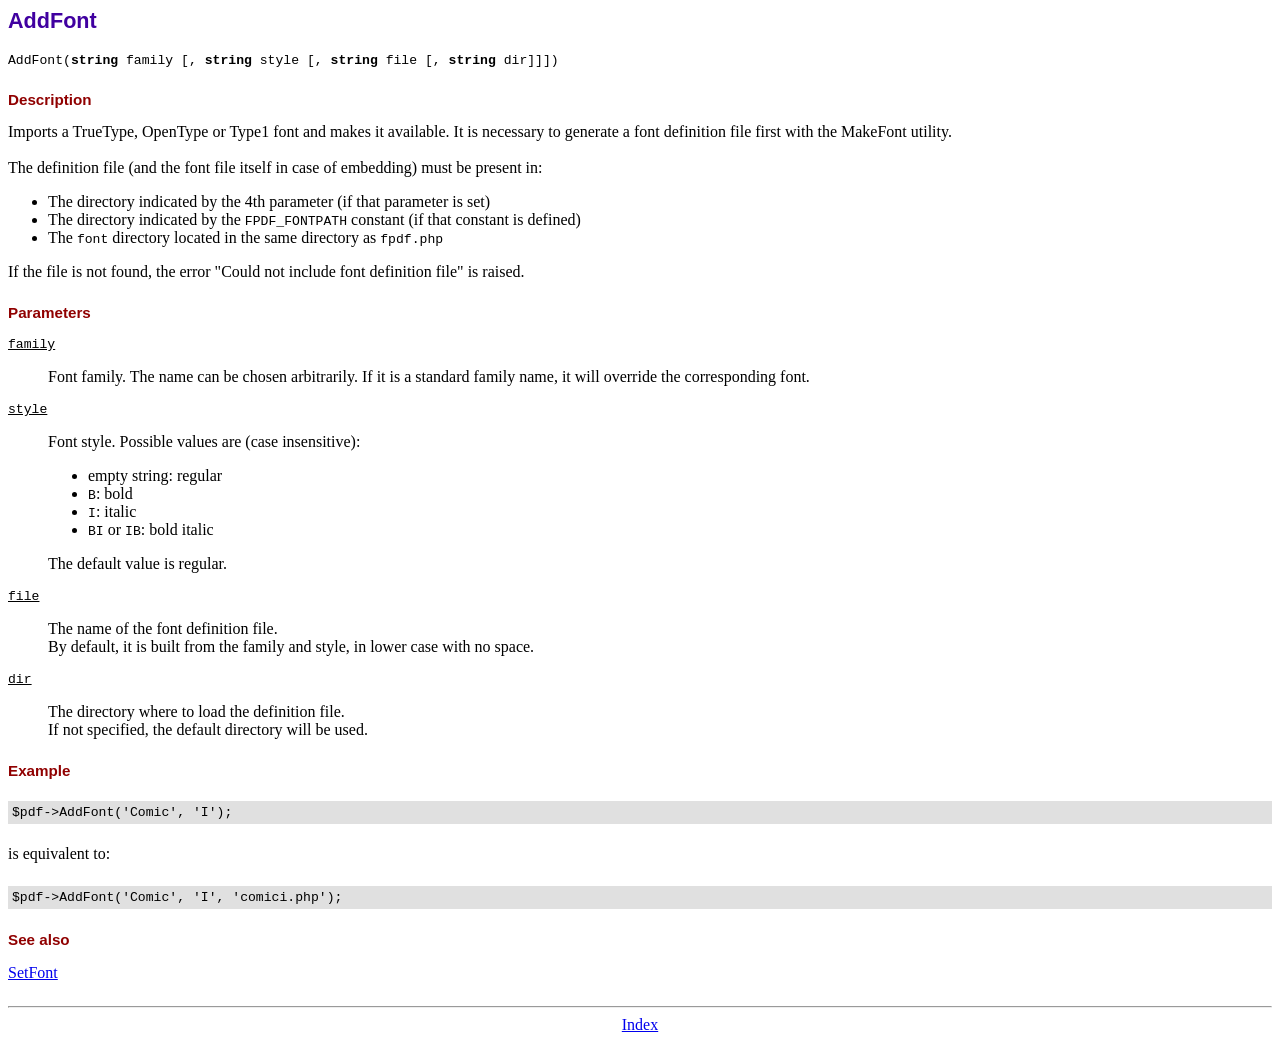
<file: fpdf/doc/addfont.htm>
<!DOCTYPE html PUBLIC "-//W3C//DTD HTML 4.01 Transitional//EN">
<html>
<head>
<meta http-equiv="Content-Type" content="text/html; charset=UTF-8">
<title>AddFont</title>
<link type="text/css" rel="stylesheet" href="../fpdf.css">
</head>
<body>
<h1>AddFont</h1>
<code>AddFont(<b>string</b> family [, <b>string</b> style [, <b>string</b> file [, <b>string</b> dir]]])</code>
<h2>Description</h2>
Imports a TrueType, OpenType or Type1 font and makes it available. It is necessary to generate a font
definition file first with the MakeFont utility.
<br>
<br>
The definition file (and the font file itself in case of embedding) must be present in:
<ul>
<li>The directory indicated by the 4th parameter (if that parameter is set)</li>
<li>The directory indicated by the <code>FPDF_FONTPATH</code> constant (if that constant is defined)</li>
<li>The <code>font</code> directory located in the same directory as <code>fpdf.php</code></li>
</ul>
If the file is not found, the error "Could not include font definition file" is raised.
<h2>Parameters</h2>
<dl class="param">
<dt><code>family</code></dt>
<dd>
Font family. The name can be chosen arbitrarily. If it is a standard family name, it will
override the corresponding font.
</dd>
<dt><code>style</code></dt>
<dd>
Font style. Possible values are (case insensitive):
<ul>
<li>empty string: regular</li>
<li><code>B</code>: bold</li>
<li><code>I</code>: italic</li>
<li><code>BI</code> or <code>IB</code>: bold italic</li>
</ul>
The default value is regular.
</dd>
<dt><code>file</code></dt>
<dd>
The name of the font definition file.
<br>
By default, it is built from the family and style, in lower case with no space.
</dd>
<dt><code>dir</code></dt>
<dd>
The directory where to load the definition file.
<br>
If not specified, the default directory will be used.
</dd>
</dl>
<h2>Example</h2>
<div class="doc-source">
<pre><code>$pdf-&gt;AddFont('Comic', 'I');</code></pre>
</div>
is equivalent to:
<div class="doc-source">
<pre><code>$pdf-&gt;AddFont('Comic', 'I', 'comici.php');</code></pre>
</div>
<h2>See also</h2>
<a href="setfont.htm">SetFont</a>
<hr style="margin-top:1.5em">
<div style="text-align:center"><a href="index.htm">Index</a></div>
</body>
</html>
</file>
<file: fpdf/fpdf.css>
body {font-family:"Times New Roman",serif}
h1 {font:bold 135% Arial,sans-serif; color:#4000A0; margin-bottom:0.9em}
h2 {font:bold 95% Arial,sans-serif; color:#900000; margin-top:1.5em; margin-bottom:1em}
dl.param dt {text-decoration:underline}
dl.param dd {margin-top:1em; margin-bottom:1em}
dl.param ul {margin-top:1em; margin-bottom:1em}
tt, code, kbd {font-family:"Courier New",Courier,monospace; font-size:82%}
div.source {margin-top:1.4em; margin-bottom:1.3em}
div.source pre {display:table; border:1px solid #24246A; width:100%; margin:0em; font-family:inherit; font-size:100%}
div.source code {display:block; border:1px solid #C5C5EC; background-color:#F0F5FF; padding:6px; color:#000000}
div.doc-source {margin-top:1.4em; margin-bottom:1.3em}
div.doc-source pre {display:table; width:100%; margin:0em; font-family:inherit; font-size:100%}
div.doc-source code {display:block; background-color:#E0E0E0; padding:4px}
.kw {color:#000080; font-weight:bold}
.str {color:#CC0000}
.cmt {color:#008000}
p.demo {text-align:center; margin-top:-0.9em}
a.demo {text-decoration:none; font-weight:bold; color:#0000CC}
a.demo:link {text-decoration:none; font-weight:bold; color:#0000CC}
a.demo:hover {text-decoration:none; font-weight:bold; color:#0000FF}
a.demo:active {text-decoration:none; font-weight:bold; color:#0000FF}
</file>
<file: site/assets/stylesheets/modern/main.bd6182e7.min.css>
@charset "UTF-8";html{-webkit-text-size-adjust:none;-moz-text-size-adjust:none;text-size-adjust:none;box-sizing:border-box}*,:after,:before{box-sizing:inherit}@media (prefers-reduced-motion){*,:after,:before{transition:none!important}}body{margin:0}a,button,input,label{-webkit-tap-highlight-color:transparent}a{color:inherit;text-decoration:none}hr{border:0;box-sizing:initial;display:block;height:.05rem;overflow:visible;padding:0}small{font-size:80%}sub,sup{line-height:1em}img{border-style:none}table{border-collapse:initial;border-spacing:0}td,th{font-weight:400;vertical-align:top}button{background:#0000;border:0;font-family:inherit;font-size:inherit;margin:0;padding:0}input{border:0;outline:none}:root{--md-primary-fg-color:#4051b5;--md-primary-fg-color--light:#5d6cc0;--md-primary-fg-color--dark:#303fa1;--md-primary-bg-color:#fff;--md-primary-bg-color--light:#ffffffb3;--md-accent-fg-color:#526cfe;--md-accent-fg-color--transparent:#526cfe1a;--md-accent-bg-color:#fff;--md-accent-bg-color--light:#ffffffb3}[data-md-color-scheme=default]{color-scheme:light}[data-md-color-scheme=default] img[src$="#gh-dark-mode-only"],[data-md-color-scheme=default] img[src$="#only-dark"]{display:none}:root,[data-md-color-scheme=default]{--md-hue:225deg;--md-default-fg-color:#000000de;--md-default-fg-color--light:#0000008c;--md-default-fg-color--lighter:#00000052;--md-default-fg-color--lightest:#0000000d;--md-default-bg-color:#fff;--md-default-bg-color--light:#ffffffb3;--md-default-bg-color--lighter:#ffffff4d;--md-default-bg-color--lightest:#ffffff1f;--md-code-fg-color:#36464e;--md-code-bg-color:#f5f5f5;--md-code-bg-color--light:#f5f5f5b3;--md-code-bg-color--lighter:#f5f5f54d;--md-code-hl-color:#4287ff;--md-code-hl-color--light:#4287ff1a;--md-code-hl-number-color:#d52a2a;--md-code-hl-special-color:#db1457;--md-code-hl-function-color:#a846b9;--md-code-hl-constant-color:#6e59d9;--md-code-hl-keyword-color:#3f6ec6;--md-code-hl-string-color:#1c7d4d;--md-code-hl-name-color:var(--md-code-fg-color);--md-code-hl-operator-color:var(--md-default-fg-color--light);--md-code-hl-punctuation-color:var(--md-default-fg-color--light);--md-code-hl-comment-color:var(--md-default-fg-color--light);--md-code-hl-generic-color:var(--md-default-fg-color--light);--md-code-hl-variable-color:var(--md-default-fg-color--light);--md-typeset-color:var(--md-default-fg-color);--md-typeset-a-color:var(--md-primary-fg-color);--md-typeset-del-color:#f5503d26;--md-typeset-ins-color:#0bd57026;--md-typeset-kbd-color:#fafafa;--md-typeset-kbd-accent-color:#fff;--md-typeset-kbd-border-color:#b8b8b8;--md-typeset-mark-color:#ffff0080;--md-typeset-table-color:#0000001f;--md-typeset-table-color--light:rgba(0,0,0,.035);--md-admonition-fg-color:var(--md-default-fg-color);--md-admonition-bg-color:var(--md-default-bg-color);--md-warning-fg-color:#000000de;--md-warning-bg-color:#ff9;--md-shadow-z1:0 0.2rem 0.5rem #0000000d,0 0 0.05rem #0000001a;--md-shadow-z2:0 0.2rem 0.5rem #0000001a,0 0 0.05rem #00000040;--md-shadow-z3:0 0.2rem 0.5rem #0003,0 0 0.05rem #00000059;--color-foreground:0 0 0;--color-background:255 255 255;--color-background-subtle:240 240 240;--color-backdrop:255 255 255}.md-icon svg{fill:currentcolor;display:block;height:1.2rem;width:1.2rem}.md-icon svg.lucide{fill:#0000;stroke:currentcolor}body{-webkit-font-smoothing:antialiased;-moz-osx-font-smoothing:grayscale;--md-text-font-family:var(--md-text-font,_),-apple-system,BlinkMacSystemFont,Helvetica,Arial,sans-serif;--md-code-font-family:var(--md-code-font,_),SFMono-Regular,Consolas,Menlo,monospace}aside,body,input{font-feature-settings:"kern","liga";color:var(--md-typeset-color);font-family:var(--md-text-font-family)}code,kbd,pre{font-feature-settings:"kern";font-family:var(--md-code-font-family)}:root{--md-typeset-table-sort-icon:url('data:image/svg+xml;charset=utf-8,<svg xmlns="http://www.w3.org/2000/svg" fill="none" stroke="currentColor" stroke-linecap="round" stroke-linejoin="round" stroke-width="2" class="lucide lucide-arrow-down-up" viewBox="0 0 24 24"><path d="m3 16 4 4 4-4m-4 4V4m14 4-4-4-4 4m4-4v16"/></svg>');--md-typeset-table-sort-icon--asc:url('data:image/svg+xml;charset=utf-8,<svg xmlns="http://www.w3.org/2000/svg" fill="none" stroke="currentColor" stroke-linecap="round" stroke-linejoin="round" stroke-width="2" class="lucide lucide-arrow-down-narrow-wide" viewBox="0 0 24 24"><path d="m3 16 4 4 4-4m-4 4V4m4 0h4m-4 4h7m-7 4h10"/></svg>');--md-typeset-table-sort-icon--desc:url('data:image/svg+xml;charset=utf-8,<svg xmlns="http://www.w3.org/2000/svg" fill="none" stroke="currentColor" stroke-linecap="round" stroke-linejoin="round" stroke-width="2" class="lucide lucide-arrow-up-narrow-wide" viewBox="0 0 24 24"><path d="m3 8 4-4 4 4M7 4v16m4-8h4m-4 4h7m-7 4h10"/></svg>');--md-typeset-preview-icon:url('data:image/svg+xml;charset=utf-8,<svg xmlns="http://www.w3.org/2000/svg" fill="none" stroke="currentColor" stroke-linecap="round" stroke-linejoin="round" stroke-width="2" class="lucide lucide-mouse-pointer-2" viewBox="0 0 24 24"><path d="M4.037 4.688a.495.495 0 0 1 .651-.651l16 6.5a.5.5 0 0 1-.063.947l-6.124 1.58a2 2 0 0 0-1.438 1.435l-1.579 6.126a.5.5 0 0 1-.947.063z"/></svg>')}.md-typeset{-webkit-print-color-adjust:exact;color-adjust:exact;font-size:.75rem;letter-spacing:-.01em;line-height:1.8;overflow-wrap:break-word}@media print{.md-typeset{font-size:.68rem}}.md-typeset blockquote,.md-typeset dl,.md-typeset figure,.md-typeset ol,.md-typeset pre,.md-typeset ul{margin-bottom:1em;margin-top:1em}.md-typeset h1{color:var(--md-default-fg-color);font-size:1.875em;line-height:1.3;margin:0 0 1.25em}.md-typeset h1,.md-typeset h2{font-weight:700;letter-spacing:-.025em}.md-typeset h2{font-size:1.5em;line-height:1.4;margin:1.6em 0 .64em}.md-typeset h3{font-size:1.25em;font-weight:700;letter-spacing:-.01em;line-height:1.5;margin:1.6em 0 .8em}.md-typeset h2+h3{margin-top:.8em}.md-typeset h4{font-weight:700;letter-spacing:-.01em;margin:1em 0}.md-typeset h5,.md-typeset h6{color:var(--md-default-fg-color--light);font-size:.8em;font-weight:700;letter-spacing:-.01em;margin:1.25em 0}.md-typeset h5{text-transform:uppercase}.md-typeset h5 code{text-transform:none}.md-typeset hr{border-bottom:.05rem solid var(--md-default-fg-color--lightest);display:flow-root;margin:1.5em 0}.md-typeset a{color:var(--md-typeset-a-color);text-decoration:underline;word-break:break-word}.md-typeset a,.md-typeset a:before{transition:color 125ms}.md-typeset a:focus,.md-typeset a:hover{color:var(--md-accent-fg-color)}.md-typeset a:focus code,.md-typeset a:hover code{background-color:var(--md-accent-fg-color--transparent);color:var(--md-accent-fg-color)}.md-typeset a code{color:var(--md-typeset-a-color)}.md-typeset a.focus-visible{outline-color:var(--md-accent-fg-color);outline-offset:.2rem}.md-typeset code,.md-typeset kbd,.md-typeset pre{color:var(--md-code-fg-color);direction:ltr;font-variant-ligatures:none;transition:background-color 125ms}@media print{.md-typeset code,.md-typeset kbd,.md-typeset pre{white-space:pre-wrap}}.md-typeset code{background-color:var(--md-code-bg-color);border-radius:.2rem;-webkit-box-decoration-break:clone;box-decoration-break:clone;font-size:.85em;padding:0 .2941176471em;transition:color 125ms,background-color 125ms;word-break:break-word}.md-typeset code:not(.focus-visible){-webkit-tap-highlight-color:transparent;outline:none}.md-typeset pre{display:flow-root;line-height:1.4;position:relative}.md-typeset pre>code{border-radius:.4rem;-webkit-box-decoration-break:slice;box-decoration-break:slice;box-shadow:none;display:block;margin:0;outline-color:var(--md-accent-fg-color);overflow:auto;padding:.7720588235em 1.1764705882em;scrollbar-color:var(--md-default-fg-color--lighter) #0000;scrollbar-width:thin;touch-action:auto;word-break:normal}.md-typeset pre>code:hover{scrollbar-color:var(--md-accent-fg-color) #0000}.md-typeset pre>code::-webkit-scrollbar{height:.2rem;width:.2rem}.md-typeset pre>code::-webkit-scrollbar-thumb{background-color:var(--md-default-fg-color--lighter)}.md-typeset pre>code::-webkit-scrollbar-thumb:hover{background-color:var(--md-accent-fg-color)}.md-typeset kbd{background-color:var(--md-typeset-kbd-color);border-radius:.1rem;box-shadow:0 .1rem 0 .05rem var(--md-typeset-kbd-border-color),0 .1rem 0 var(--md-typeset-kbd-border-color),0 -.1rem .2rem var(--md-typeset-kbd-accent-color) inset;color:var(--md-default-fg-color);display:inline-block;font-size:.75em;padding:0 .6666666667em;vertical-align:text-top;word-break:break-word}.md-typeset mark{background-color:var(--md-typeset-mark-color);-webkit-box-decoration-break:clone;box-decoration-break:clone;color:inherit;word-break:break-word}.md-typeset abbr{border-bottom:.05rem dotted var(--md-default-fg-color--light);cursor:help;text-decoration:none}.md-typeset [data-preview]{position:relative}[dir=ltr] .md-typeset [data-preview]:after{margin-left:.125em}[dir=rtl] .md-typeset [data-preview]:after{margin-right:.125em}.md-typeset [data-preview]:after{background-color:currentcolor;content:"";display:inline-block;height:.8em;-webkit-mask-image:var(--md-typeset-preview-icon);mask-image:var(--md-typeset-preview-icon);-webkit-mask-repeat:no-repeat;mask-repeat:no-repeat;-webkit-mask-size:contain;mask-size:contain;transition:background-color 125ms;vertical-align:text-top;width:.8em}.md-typeset small{opacity:.75}[dir=ltr] .md-typeset sub,[dir=ltr] .md-typeset sup{margin-left:.078125em}[dir=rtl] .md-typeset sub,[dir=rtl] .md-typeset sup{margin-right:.078125em}[dir=ltr] .md-typeset blockquote{padding-left:.6rem}[dir=rtl] .md-typeset blockquote{padding-right:.6rem}[dir=ltr] .md-typeset blockquote{border-left:.2rem solid var(--md-default-fg-color--lighter)}[dir=rtl] .md-typeset blockquote{border-right:.2rem solid var(--md-default-fg-color--lighter)}.md-typeset blockquote{color:var(--md-default-fg-color--light);margin-left:0;margin-right:0}.md-typeset ul{list-style-type:disc}.md-typeset ul[type]{list-style-type:revert-layer}[dir=ltr] .md-typeset ol,[dir=ltr] .md-typeset ul{margin-left:.625em}[dir=rtl] .md-typeset ol,[dir=rtl] .md-typeset ul{margin-right:.625em}.md-typeset ol,.md-typeset ul{padding:0}.md-typeset ol:not([hidden]),.md-typeset ul:not([hidden]){display:flow-root}.md-typeset ol ol,.md-typeset ul ol{list-style-type:lower-alpha}.md-typeset ol ol ol,.md-typeset ul ol ol{list-style-type:lower-roman}.md-typeset ol ol ol ol,.md-typeset ul ol ol ol{list-style-type:upper-alpha}.md-typeset ol ol ol ol ol,.md-typeset ul ol ol ol ol{list-style-type:upper-roman}.md-typeset ol[type],.md-typeset ul[type]{list-style-type:revert-layer}[dir=ltr] .md-typeset ol li,[dir=ltr] .md-typeset ul li{margin-left:1.25em}[dir=rtl] .md-typeset ol li,[dir=rtl] .md-typeset ul li{margin-right:1.25em}.md-typeset ol li,.md-typeset ul li{margin-bottom:.5em}.md-typeset ol li blockquote,.md-typeset ol li p,.md-typeset ul li blockquote,.md-typeset ul li p{margin:.5em 0}.md-typeset ol li:last-child,.md-typeset ul li:last-child{margin-bottom:0}[dir=ltr] .md-typeset ol li ol,[dir=ltr] .md-typeset ol li ul,[dir=ltr] .md-typeset ul li ol,[dir=ltr] .md-typeset ul li ul{margin-left:.625em}[dir=rtl] .md-typeset ol li ol,[dir=rtl] .md-typeset ol li ul,[dir=rtl] .md-typeset ul li ol,[dir=rtl] .md-typeset ul li ul{margin-right:.625em}.md-typeset ol li ol,.md-typeset ol li ul,.md-typeset ul li ol,.md-typeset ul li ul{margin-bottom:.5em;margin-top:.5em}[dir=ltr] .md-typeset dd{margin-left:1.875em}[dir=rtl] .md-typeset dd{margin-right:1.875em}.md-typeset dd{margin-bottom:1.5em;margin-top:1em}.md-typeset img,.md-typeset svg,.md-typeset video{height:auto;max-width:100%}.md-typeset img[align=left]{margin:1em 1em 1em 0}.md-typeset img[align=right]{margin:1em 0 1em 1em}.md-typeset img[align]:only-child{margin-top:0}.md-typeset figure{display:flow-root;margin:1em auto;max-width:100%;text-align:center;width:fit-content}.md-typeset figure img{display:block;margin:0 auto}.md-typeset figcaption{font-style:italic;margin:1em auto;max-width:24rem}.md-typeset iframe{max-width:100%}.md-typeset table:not([class]){background-color:var(--md-default-bg-color);border:.05rem solid var(--md-typeset-table-color);border-radius:.1rem;display:inline-block;font-size:.64rem;max-width:100%;overflow:auto;touch-action:auto}@media print{.md-typeset table:not([class]){display:table}}.md-typeset table:not([class])+*{margin-top:1.5em}.md-typeset table:not([class]) td>:first-child,.md-typeset table:not([class]) th>:first-child{margin-top:0}.md-typeset table:not([class]) td>:last-child,.md-typeset table:not([class]) th>:last-child{margin-bottom:0}.md-typeset table:not([class]) td:not([align]),.md-typeset table:not([class]) th:not([align]){text-align:left}[dir=rtl] .md-typeset table:not([class]) td:not([align]),[dir=rtl] .md-typeset table:not([class]) th:not([align]){text-align:right}.md-typeset table:not([class]) th{font-weight:700;min-width:5rem;padding:.9375em 1.25em;vertical-align:top}.md-typeset table:not([class]) td{border-top:.05rem solid var(--md-typeset-table-color);padding:.9375em 1.25em;vertical-align:top}.md-typeset table:not([class]) tbody tr{transition:background-color 125ms}.md-typeset table:not([class]) tbody tr:hover{background-color:var(--md-typeset-table-color--light);box-shadow:0 .05rem 0 var(--md-default-bg-color) inset}.md-typeset table:not([class]) a{word-break:normal}.md-typeset table th[role=columnheader]{cursor:pointer}[dir=ltr] .md-typeset table th[role=columnheader]:after{margin-left:.5em}[dir=rtl] .md-typeset table th[role=columnheader]:after{margin-right:.5em}.md-typeset table th[role=columnheader]:after{content:"";display:inline-block;height:1.2em;-webkit-mask-image:var(--md-typeset-table-sort-icon);mask-image:var(--md-typeset-table-sort-icon);-webkit-mask-repeat:no-repeat;mask-repeat:no-repeat;-webkit-mask-size:contain;mask-size:contain;transition:background-color 125ms;vertical-align:text-bottom;width:1.2em}.md-typeset table th[role=columnheader]:hover:after{background-color:var(--md-default-fg-color--lighter)}.md-typeset table th[role=columnheader][aria-sort=ascending]:after{background-color:var(--md-default-fg-color--light);-webkit-mask-image:var(--md-typeset-table-sort-icon--asc);mask-image:var(--md-typeset-table-sort-icon--asc)}.md-typeset table th[role=columnheader][aria-sort=descending]:after{background-color:var(--md-default-fg-color--light);-webkit-mask-image:var(--md-typeset-table-sort-icon--desc);mask-image:var(--md-typeset-table-sort-icon--desc)}.md-typeset__scrollwrap{margin:1em -.8rem;overflow-x:auto;touch-action:auto}.md-typeset__table{display:inline-block;margin-bottom:.5em;padding:0 .8rem}@media print{.md-typeset__table{display:block}}html .md-typeset__table table{display:table;margin:0;overflow:hidden;width:100%}@media screen and (max-width:44.984375em){.md-content__inner>pre{margin:1em -.8rem}.md-content__inner>pre code{border-radius:0}}.md-banner{background-color:var(--md-accent-fg-color--transparent);color:var(--md-default-fg-color);overflow:auto}@media print{.md-banner{display:none}}.md-banner--warning{background-color:var(--md-warning-bg-color);color:var(--md-warning-fg-color)}.md-banner__inner{font-size:.7rem;margin:.6rem auto;padding:0 .8rem}[dir=ltr] .md-banner__button{float:right}[dir=rtl] .md-banner__button{float:left}.md-banner__button{color:inherit;cursor:pointer;transition:opacity .25s}.no-js .md-banner__button{display:none}.md-banner__button:hover{opacity:.7}html{font-size:125%;height:100%;overflow-x:hidden}@media screen and (min-width:100em){html{font-size:137.5%}}@media screen and (min-width:125em){html{font-size:150%}}body{background-color:var(--md-default-bg-color);display:flex;flex-direction:column;font-size:.5rem;min-height:100%;position:relative;width:100%}@media print{body{display:block}}@media screen and (max-width:59.984375em){body[data-md-scrolllock]{position:fixed}}.md-grid{margin-left:auto;margin-right:auto;max-width:61rem}.md-container{display:flex;flex-direction:column;flex-grow:1}@media print{.md-container{display:block}}.md-main{flex-grow:1}.md-main__inner{display:flex;height:100%;margin-top:1.5rem}.md-ellipsis{overflow:hidden;text-overflow:ellipsis}.md-toggle{display:none}.md-option{height:0;opacity:0;position:absolute;width:0}.md-option:checked+label:not([hidden]){display:block}.md-option.focus-visible+label{outline-color:var(--md-accent-fg-color);outline-style:auto}.md-skip{background-color:var(--md-default-fg-color);border-radius:.1rem;color:var(--md-default-bg-color);font-size:.64rem;margin:.5rem;opacity:0;outline-color:var(--md-accent-fg-color);padding:.3rem .5rem;position:fixed;transform:translateY(.4rem);z-index:-1}.md-skip:focus{opacity:1;transform:translateY(0);transition:transform .25s cubic-bezier(.4,0,.2,1),opacity 175ms 75ms;z-index:10}@page{margin:25mm}:root{--md-clipboard-icon:url('data:image/svg+xml;charset=utf-8,<svg xmlns="http://www.w3.org/2000/svg" fill="none" stroke="currentColor" stroke-linecap="round" stroke-linejoin="round" stroke-width="2" class="lucide lucide-clipboard-copy" viewBox="0 0 24 24"><rect width="8" height="4" x="8" y="2" rx="1" ry="1"/><path d="M8 4H6a2 2 0 0 0-2 2v14a2 2 0 0 0 2 2h12a2 2 0 0 0 2-2v-2M16 4h2a2 2 0 0 1 2 2v4m1 4H11"/><path d="m15 10-4 4 4 4"/></svg>')}.md-clipboard{border-radius:.1rem;color:var(--md-default-fg-color--lightest);cursor:pointer;height:1.5em;outline-color:var(--md-accent-fg-color);outline-offset:.1rem;transition:color .25s;width:1.5em;z-index:1}@media print{.md-clipboard{display:none}}.md-clipboard:not(.focus-visible){-webkit-tap-highlight-color:transparent;outline:none}:hover>.md-clipboard{color:var(--md-default-fg-color--light)}.md-clipboard:focus,.md-clipboard:hover{color:var(--md-accent-fg-color)}.md-clipboard:after{background-color:currentcolor;content:"";display:block;height:1.125em;margin:0 auto;-webkit-mask-image:var(--md-clipboard-icon);mask-image:var(--md-clipboard-icon);-webkit-mask-position:center;mask-position:center;-webkit-mask-repeat:no-repeat;mask-repeat:no-repeat;-webkit-mask-size:contain;mask-size:contain;width:1.125em}.md-clipboard--inline{cursor:pointer}.md-clipboard--inline code{transition:color .25s,background-color .25s}.md-clipboard--inline:focus code,.md-clipboard--inline:hover code{background-color:var(--md-accent-fg-color--transparent);color:var(--md-accent-fg-color)}:root{--md-code-select-icon:url('data:image/svg+xml;charset=utf-8,<svg xmlns="http://www.w3.org/2000/svg" fill="none" stroke="currentColor" stroke-linecap="round" stroke-linejoin="round" stroke-width="2" class="lucide lucide-scan" viewBox="0 0 24 24"><path d="M3 7V5a2 2 0 0 1 2-2h2m10 0h2a2 2 0 0 1 2 2v2m0 10v2a2 2 0 0 1-2 2h-2M7 21H5a2 2 0 0 1-2-2v-2"/></svg>');--md-code-copy-icon:url('data:image/svg+xml;charset=utf-8,<svg xmlns="http://www.w3.org/2000/svg" fill="none" stroke="currentColor" stroke-linecap="round" stroke-linejoin="round" stroke-width="2" class="lucide lucide-clipboard-copy" viewBox="0 0 24 24"><rect width="8" height="4" x="8" y="2" rx="1" ry="1"/><path d="M8 4H6a2 2 0 0 0-2 2v14a2 2 0 0 0 2 2h12a2 2 0 0 0 2-2v-2M16 4h2a2 2 0 0 1 2 2v4m1 4H11"/><path d="m15 10-4 4 4 4"/></svg>')}.md-typeset .md-code__content{display:grid}.md-code__nav{background-color:var(--md-code-bg-color--lighter);border-radius:.1rem;display:flex;gap:.2rem;padding:.2rem;position:absolute;right:.25em;top:.25em;transition:background-color .25s;z-index:1}:hover>.md-code__nav{background-color:var(--md-code-bg-color--light)}.md-code__button{color:var(--md-default-fg-color--lightest);cursor:pointer;display:block;height:1.5em;outline-color:var(--md-accent-fg-color);outline-offset:.1rem;transition:color .25s;width:1.5em}:hover>*>.md-code__button{color:var(--md-default-fg-color--light)}.md-code__button.focus-visible,.md-code__button:hover{color:var(--md-accent-fg-color)}.md-code__button--active{color:var(--md-default-fg-color)!important}.md-code__button:after{background-color:currentcolor;content:"";display:block;height:1.125em;margin:0 auto;-webkit-mask-position:center;mask-position:center;-webkit-mask-repeat:no-repeat;mask-repeat:no-repeat;-webkit-mask-size:contain;mask-size:contain;width:1.125em}.md-code__button[data-md-type=select]:after{-webkit-mask-image:var(--md-code-select-icon);mask-image:var(--md-code-select-icon)}.md-code__button[data-md-type=copy]:after{-webkit-mask-image:var(--md-code-copy-icon);mask-image:var(--md-code-copy-icon)}@keyframes consent{0%{opacity:0;transform:translateY(100%)}to{opacity:1;transform:translateY(0)}}@keyframes overlay{0%{opacity:0}to{opacity:1}}.md-consent__overlay{animation:overlay .35s both;-webkit-backdrop-filter:blur(.2rem);backdrop-filter:blur(.2rem);background-color:var(--md-default-bg-color--light);height:100%;opacity:1;position:fixed;top:0;width:100%;z-index:5}.md-consent__inner{bottom:0;display:flex;justify-content:center;max-height:100%;padding:0;position:fixed;width:100%;z-index:5}.md-consent__form{animation:consent .5s cubic-bezier(.1,.7,.1,1) both;background-color:var(--md-default-bg-color);border:0;border-radius:.8rem;box-shadow:var(--md-shadow-z3);margin:.4rem;overflow:auto;padding-left:1.2rem;padding-right:1.2rem}.md-consent__settings{display:none;margin:1em 0}input:checked+.md-consent__settings{display:block}.md-consent__controls{line-height:1.2;margin-bottom:.8rem}.md-typeset .md-consent__controls .md-button{display:inline}@media screen and (max-width:44.984375em){.md-typeset .md-consent__controls .md-button{display:block;margin-top:.4rem;text-align:center;width:100%}}.md-consent label{cursor:pointer}.md-content{flex-grow:1;min-width:0}.md-content__inner{margin:0 .8rem 1.2rem;padding-top:.7rem}@media screen and (min-width:76.25em){[dir=ltr] .md-sidebar--primary:not([hidden])~.md-content>.md-content__inner{margin-left:1.2rem}[dir=ltr] .md-sidebar--secondary:not([hidden])~.md-content>.md-content__inner,[dir=rtl] .md-sidebar--primary:not([hidden])~.md-content>.md-content__inner{margin-right:1.2rem}[dir=rtl] .md-sidebar--secondary:not([hidden])~.md-content>.md-content__inner{margin-left:1.2rem}}.md-content__inner:before{content:"";display:block;height:.4rem}.md-content__inner>:last-child{margin-bottom:0}[dir=ltr] .md-content__button{float:right}[dir=rtl] .md-content__button{float:left}[dir=ltr] .md-content__button{margin-left:.4rem}[dir=rtl] .md-content__button{margin-right:.4rem}.md-content__button{background-color:var(--md-default-fg-color--lightest);border-radius:.4rem;display:flex;margin-top:.2rem;padding:.3rem}@media print{.md-content__button{display:none}}.md-typeset .md-content__button{color:var(--md-default-fg-color);transition:color .25s,background-color .25s}.md-typeset .md-content__button svg{opacity:.5;transition:opacity .25s}.md-typeset .md-content__button:focus,.md-typeset .md-content__button:hover{background-color:var(--md-accent-fg-color--transparent);color:var(--md-accent-fg-color)}.md-typeset .md-content__button:focus svg,.md-typeset .md-content__button:hover svg{opacity:1}.md-content__button svg{height:.9rem;width:.9rem}[dir=rtl] .md-content__button svg{transform:scaleX(-1)}.md-content__button svg.lucide{fill:#0000;stroke:currentcolor}[dir=ltr] .md-dialog{right:.8rem}[dir=rtl] .md-dialog{left:.8rem}.md-dialog{background-color:var(--md-accent-fg-color);border-radius:1.2rem;bottom:.8rem;box-shadow:var(--md-shadow-z3);min-width:11.1rem;opacity:0;padding:.4rem 1.2rem;pointer-events:none;position:fixed;transform:translateY(100%);transition:transform 0ms .4s,opacity .4s;z-index:4}@media print{.md-dialog{display:none}}.md-dialog--active{opacity:1;pointer-events:auto;transform:translateY(0);transition:transform .4s cubic-bezier(.075,.85,.175,1),opacity .4s}.md-dialog__inner{color:var(--md-default-bg-color);font-size:.7rem}.md-feedback{margin:2em 0 1em;text-align:center}.md-feedback fieldset{border:none;margin:0;padding:0}.md-feedback__title{font-weight:700;margin:1em auto}.md-feedback__inner{position:relative}.md-feedback__list{display:flex;flex-wrap:wrap;place-content:baseline center;position:relative}.md-feedback__list:hover .md-icon:not(:disabled){color:var(--md-default-fg-color--lighter)}:disabled .md-feedback__list{min-height:1.8rem}.md-feedback__icon{color:var(--md-default-fg-color--light);cursor:pointer;flex-shrink:0;margin:0 .1rem;transition:color 125ms}.md-feedback__icon:not(:disabled).md-icon:hover{color:var(--md-accent-fg-color)}.md-feedback__icon:disabled{color:var(--md-default-fg-color--lightest);pointer-events:none}.md-feedback__note{opacity:0;position:relative;transform:translateY(.4rem);transition:transform .4s cubic-bezier(.1,.7,.1,1),opacity .15s}.md-feedback__note>*{margin:0 auto;max-width:16rem}:disabled .md-feedback__note{opacity:1;transform:translateY(0)}@media print{.md-feedback{display:none}}.md-footer{background-color:var(--md-default-bg-color);border-top:.05rem solid var(--md-default-fg-color--lightest);color:var(--md-default-fg-color)}@media print{.md-footer{display:none}}.md-footer__inner{justify-content:space-between;overflow:auto;padding:.2rem}.md-footer__inner:not([hidden]){display:flex}.md-footer__link{align-items:end;display:flex;flex-grow:0.01;margin-bottom:.4rem;margin-top:1rem;max-width:100%;outline-color:var(--md-accent-fg-color);overflow:hidden;transition:opacity .25s}.md-footer__link:focus,.md-footer__link:hover{opacity:.7}[dir=rtl] .md-footer__link svg{transform:scaleX(-1)}@media screen and (max-width:44.984375em){.md-footer__link--prev{flex-shrink:0}.md-footer__link--prev .md-footer__title{display:none}}[dir=ltr] .md-footer__link--next{margin-left:auto}[dir=rtl] .md-footer__link--next{margin-right:auto}.md-footer__link--next{text-align:right}[dir=rtl] .md-footer__link--next{text-align:left}.md-footer__title{flex-grow:1;font-size:.8rem;margin-bottom:.7rem;max-width:calc(100% - 2.4rem);padding:0 1rem;white-space:nowrap}.md-footer__button{margin:.2rem;padding:.4rem}.md-footer__direction{font-size:.6rem;opacity:.7}.md-footer-meta{background-color:var(--md-default-fg-color--lightest)}.md-footer-meta__inner{display:flex;flex-wrap:wrap;justify-content:space-between;padding:.2rem}html .md-footer-meta.md-typeset a:not(:focus,:hover){color:var(--md-default-fg-color)}.md-copyright{color:var(--md-default-fg-color--light);font-size:.64rem;margin:auto .6rem;padding:.4rem 0;width:100%}@media screen and (min-width:45em){.md-copyright{width:auto}}.md-copyright__highlight{color:var(--md-default-fg-color)}.md-social{display:inline-flex;gap:.2rem;margin:0 .4rem;padding:.2rem 0 .6rem}@media screen and (min-width:45em){.md-social{padding:.6rem 0}}.md-social__link{display:inline-block;height:1.6rem;text-align:center;width:1.6rem}.md-social__link:before{line-height:1.9}.md-social__link svg{fill:currentcolor;max-height:.8rem;vertical-align:-25%}.md-typeset .md-button{background-color:var(--md-default-fg-color--lightest);border-radius:1.2rem;color:var(--md-default-fg-color--light);cursor:pointer;display:inline-block;font-weight:700;padding:.625em 2em;text-decoration:none;transition:color 125ms,background-color 125ms,opacity 125ms}.md-typeset .md-button.focus-visible{outline-offset:0}.md-typeset .md-button:focus,.md-typeset .md-button:hover{color:var(--md-default-fg-color--light);opacity:.8}.md-typeset .md-button--primary{background-color:var(--md-primary-fg-color);color:var(--md-primary-bg-color)}.md-typeset .md-button--primary:focus,.md-typeset .md-button--primary:hover{color:var(--md-primary-bg-color);opacity:.8}[dir=ltr] .md-typeset .md-input{border-top-left-radius:.1rem}[dir=ltr] .md-typeset .md-input,[dir=rtl] .md-typeset .md-input{border-top-right-radius:.1rem}[dir=rtl] .md-typeset .md-input{border-top-left-radius:.1rem}.md-typeset .md-input{border-bottom:.1rem solid var(--md-default-fg-color--lighter);box-shadow:var(--md-shadow-z1);font-size:.8rem;height:1.8rem;padding:0 .6rem;transition:border .25s,box-shadow .25s}.md-typeset .md-input:focus,.md-typeset .md-input:hover{border-bottom-color:var(--md-accent-fg-color);box-shadow:var(--md-shadow-z2)}.md-typeset .md-input--stretch{width:100%}.md-header{-webkit-backdrop-filter:blur(.4rem);backdrop-filter:blur(.4rem);background-color:var(--md-default-bg-color--light);color:var(--md-default-fg-color);display:block;left:0;position:sticky;right:0;top:0;z-index:4}@media print{.md-header{display:none}}.md-header[hidden]{transform:translateY(-100%);transition:transform .25s cubic-bezier(.8,0,.6,1)}.md-header--shadow{box-shadow:0 .05rem 0 var(--md-default-fg-color--lightest);transition:transform .25s cubic-bezier(.1,.7,.1,1)}.md-header__inner{align-items:center;display:flex;padding:0 .4rem}.md-header__button{color:currentcolor;cursor:pointer;margin:.2rem;outline-color:var(--md-accent-fg-color);padding:.4rem;position:relative;transition:opacity .25s;vertical-align:middle;z-index:1}.md-header__button:hover{opacity:.7}.md-header__button:not([hidden]){display:inline-block}.md-header__button:not(.focus-visible){-webkit-tap-highlight-color:transparent;outline:none}.md-header__button.md-logo{margin:.2rem;padding:.4rem}@media screen and (max-width:76.234375em){.md-header__button.md-logo{display:none}}.md-header__button.md-logo img,.md-header__button.md-logo svg{fill:currentcolor;display:block;height:1.2rem;width:auto}.md-header__button.md-logo img.lucide,.md-header__button.md-logo svg.lucide{fill:#0000;stroke:currentcolor}@media screen and (min-width:60em){.md-header__button[for=__search]{display:none}}.no-js .md-header__button[for=__search]{display:none}[dir=rtl] .md-header__button[for=__search] svg{transform:scaleX(-1)}@media screen and (min-width:76.25em){.md-header__button[for=__drawer]{display:none}}.md-header__topic{display:flex;max-width:100%;position:absolute;transition:transform .4s cubic-bezier(.1,.7,.1,1),opacity .15s;white-space:nowrap}.md-header__topic+.md-header__topic{opacity:0;pointer-events:none;transform:translateX(1.25rem);transition:transform .4s cubic-bezier(1,.7,.1,.1),opacity .15s;z-index:-1}[dir=rtl] .md-header__topic+.md-header__topic{transform:translateX(-1.25rem)}.md-header__topic:first-child{font-weight:700}.md-header__title{flex-grow:1;font-size:.9rem;height:2.4rem;letter-spacing:-.025em;line-height:2.4rem;margin-left:.4rem;margin-right:.4rem}.md-header__title--active .md-header__topic{opacity:0;pointer-events:none;transform:translateX(-1.25rem);transition:transform .4s cubic-bezier(1,.7,.1,.1),opacity .15s;z-index:-1}[dir=rtl] .md-header__title--active .md-header__topic{transform:translateX(1.25rem)}.md-header__title--active .md-header__topic+.md-header__topic{opacity:1;pointer-events:auto;transform:translateX(0);transition:transform .4s cubic-bezier(.1,.7,.1,1),opacity .15s;z-index:0}.md-header__title>.md-header__ellipsis{height:100%;position:relative;width:100%}.md-header__option{display:flex;flex-shrink:0;max-width:100%;white-space:nowrap}.md-header__option>input{bottom:0}.md-header__source{display:none}@media screen and (min-width:60em){[dir=ltr] .md-header__source{margin-left:1rem}[dir=rtl] .md-header__source{margin-right:1rem}.md-header__source{display:block;max-width:11.5rem;width:11.5rem}}@media screen and (min-width:76.25em){[dir=ltr] .md-header__source{margin-left:1.4rem}[dir=rtl] .md-header__source{margin-right:1.4rem}}.md-header .md-icon svg{height:1rem;width:1rem}:root{--md-nav-icon--next:url('data:image/svg+xml;charset=utf-8,<svg xmlns="http://www.w3.org/2000/svg" fill="none" stroke="currentColor" stroke-linecap="round" stroke-linejoin="round" stroke-width="2" class="lucide lucide-chevron-right" viewBox="0 0 24 24"><path d="m9 18 6-6-6-6"/></svg>')}.md-nav{font-size:.7rem;line-height:1.3;transition:max-height .25s cubic-bezier(.86,0,.07,1)}.md-nav .md-nav__title{display:none}.md-nav__list{display:flex;flex-direction:column;gap:.2rem;list-style:none;margin:0;padding:0}[dir=ltr] .md-nav__list .md-nav__list{margin-left:.6rem}[dir=rtl] .md-nav__list .md-nav__list{margin-right:.6rem}.md-nav__item--nested .md-nav__list:after,.md-nav__item--nested .md-nav__list:before{content:" ";display:block;height:0}.md-nav__link{align-items:flex-start;border-radius:.4rem;cursor:pointer;display:flex;gap:.6rem;margin-left:.2rem;margin-right:.2rem;padding:.35rem .8rem;transition:color .25s,background-color .25s}.md-nav__link .md-nav__link{margin:0}.md-nav__link--passed,.md-nav__link--passed code{color:var(--md-default-fg-color--light)}.md-nav__item .md-nav__link--active{font-weight:500}.md-nav--primary .md-nav__item .md-nav__link--active{background:var(--md-accent-fg-color--transparent);color:var(--md-accent-fg-color)}.md-nav__item .md-nav__link--active,.md-nav__item .md-nav__link--active code{color:var(--md-typeset-a-color)}.md-nav__item .md-nav__link--active code svg,.md-nav__item .md-nav__link--active svg{opacity:1}[dir=ltr] .md-nav__item--nested>.md-nav__link:not(.md-nav__container){padding-right:.35rem}[dir=rtl] .md-nav__item--nested>.md-nav__link:not(.md-nav__container){padding-left:.35rem}.md-nav__link .md-ellipsis{flex-grow:1;position:relative}.md-nav__link .md-ellipsis code{word-break:normal}.md-nav__link svg{fill:currentcolor;flex-shrink:0;height:1.3em;opacity:.5;position:relative;width:1.3em}.md-nav__link svg.lucide{fill:#0000;stroke:currentcolor}.md-nav--primary .md-nav__link[for]:focus:not(.md-nav__link--active),.md-nav--primary .md-nav__link[for]:hover:not(.md-nav__link--active),.md-nav--primary .md-nav__link[href]:focus:not(.md-nav__link--active),.md-nav--primary .md-nav__link[href]:hover:not(.md-nav__link--active){background-color:var(--md-default-fg-color--lightest);color:var(--md-default-fg-color)}.md-nav--secondary .md-nav__link{margin-left:.2rem;margin-right:.2rem;padding:.35rem .8rem}.md-nav--secondary .md-nav__link[for]:focus,.md-nav--secondary .md-nav__link[for]:hover,.md-nav--secondary .md-nav__link[href]:focus,.md-nav--secondary .md-nav__link[href]:hover{background-color:initial;color:var(--md-accent-fg-color)}.md-nav__link.focus-visible{outline-color:var(--md-accent-fg-color)}.md-nav--primary .md-nav__link[for=__toc],.md-nav--primary .md-nav__link[for=__toc]~.md-nav{display:none}.md-nav__icon{font-size:.9rem;height:.9rem;width:.9rem}[dir=rtl] .md-nav__icon:after{transform:rotate(180deg)}.md-nav__item--nested .md-nav__icon:after{background-color:currentcolor;content:"";display:block;height:100%;-webkit-mask-image:var(--md-nav-icon--next);mask-image:var(--md-nav-icon--next);-webkit-mask-position:center;mask-position:center;-webkit-mask-repeat:no-repeat;mask-repeat:no-repeat;-webkit-mask-size:contain;mask-size:contain;transition:transform .25s;width:100%}@media screen and (min-width:76.25em){.md-nav__item--nested.md-nav__item--section>.md-nav__link .md-nav__icon:after{display:none}}.md-nav__item--nested .md-nav__toggle:checked~.md-nav__link .md-nav__icon:after,.md-nav__item--nested .md-toggle--indeterminate~.md-nav__link .md-nav__icon:after{transform:rotate(90deg)}.md-nav__container{background:#0000;gap:.2rem;padding:0}.md-nav__container>:first-child{flex-grow:1;min-width:0}.md-nav__container>:nth-child(2){padding:.35rem}@media screen and (min-width:76.25em){.md-nav__item--section>.md-nav__container>:nth-child(2){display:none}}.md-nav__container__icon{flex-shrink:0}.md-nav__toggle~.md-nav{display:grid;grid-template-rows:minmax(.005rem,0fr);opacity:0;transition:grid-template-rows .25s cubic-bezier(.86,0,.07,1),opacity .25s,visibility 0ms .25s;visibility:collapse}.md-nav__toggle~.md-nav>.md-nav__list{overflow:hidden}.md-nav__toggle.md-toggle--indeterminate~.md-nav,.md-nav__toggle:checked~.md-nav{grid-template-rows:minmax(.4rem,1fr);opacity:1;transition:grid-template-rows .25s cubic-bezier(.86,0,.07,1),opacity .15s .1s,visibility 0ms;visibility:visible}.md-nav__toggle.md-toggle--indeterminate~.md-nav{transition:none}.md-nav--secondary{margin-bottom:.1rem;margin-top:.1rem}.md-nav--secondary .md-nav{margin-top:.2rem}.md-nav--secondary .md-nav__title{background:var(--md-default-bg-color);display:flex;font-weight:700;margin-left:.2rem;margin-right:.2rem;padding:.35rem .6rem;position:sticky;top:0;z-index:1}.md-nav--secondary .md-nav__title .md-nav__icon{display:none}.md-nav--secondary .md-nav__link{padding:.2rem .6rem}@media screen and (max-width:76.234375em){.md-nav--primary{margin-bottom:.4rem;margin-left:.2rem;margin-right:.2rem}.md-nav .md-nav__title[for=__drawer]{align-items:center;border-bottom:.05rem solid var(--md-default-fg-color-lightest);display:flex;font-size:.8rem;font-weight:700;gap:.4rem;padding:.8rem}.md-nav .md-nav__title[for=__drawer] .md-logo{height:1.6rem;width:1.6rem}.md-nav .md-nav__title[for=__drawer] .md-logo img,.md-nav .md-nav__title[for=__drawer] .md-logo svg{fill:currentcolor;display:block;height:100%;max-width:100%;object-fit:contain;width:auto}.md-nav .md-nav__title[for=__drawer] .md-logo img.lucide,.md-nav .md-nav__title[for=__drawer] .md-logo svg.lucide{fill:#0000;stroke:currentcolor}}.md-nav__source{display:none}[dir=ltr] .md-nav--integrated>.md-nav__list>.md-nav__item--active .md-nav--secondary{margin-left:1.1rem}[dir=rtl] .md-nav--integrated>.md-nav__list>.md-nav__item--active .md-nav--secondary{margin-right:1.1rem}[dir=ltr] .md-nav--integrated>.md-nav__list>.md-nav__item--active .md-nav--secondary{border-left:.05rem solid var(--md-default-fg-color--lightest)}[dir=rtl] .md-nav--integrated>.md-nav__list>.md-nav__item--active .md-nav--secondary{border-right:.05rem solid var(--md-default-fg-color--lightest)}.md-nav--integrated>.md-nav__list>.md-nav__item--active .md-nav--secondary{display:block;margin-bottom:.5em;margin-top:.5em;opacity:1;visibility:visible}.md-nav--integrated>.md-nav__list>.md-nav__item--active .md-nav--secondary .md-nav__link{background:#0000}.md-nav--integrated>.md-nav__list>.md-nav__item--active .md-nav--secondary .md-nav__link--active{font-weight:500}.md-nav--integrated>.md-nav__list>.md-nav__item--active .md-nav--secondary .md-nav__link:focus,.md-nav--integrated>.md-nav__list>.md-nav__item--active .md-nav--secondary .md-nav__link:hover{color:var(--md-accent-fg-color)}.md-nav--integrated>.md-nav__list>.md-nav__item--active .md-nav--secondary>.md-nav__list{margin-left:0;overflow:visible;padding-bottom:0}.md-nav--integrated>.md-nav__list>.md-nav__item--active .md-nav--secondary>.md-nav__title{display:none}@media screen and (min-width:76.25em){.md-nav--primary{margin-bottom:.1rem;margin-top:.1rem}.md-nav__source{display:none}[dir=ltr] .md-nav__list .md-nav__item--section>.md-nav>.md-nav__list{margin-left:0}[dir=rtl] .md-nav__list .md-nav__item--section>.md-nav>.md-nav__list{margin-right:0}.md-nav__item--section>.md-nav__link--active,.md-nav__item--section>.md-nav__link>.md-nav__link--active{font-weight:700}.md-nav__item--section{margin-top:.4rem}.md-nav__item--section:first-child{margin-top:0}.md-nav__item--section:last-child{margin-bottom:0}.md-nav__item--section>.md-nav__link{font-weight:700}.md-nav__item--section>.md-nav__link:not(.md-nav__container){pointer-events:none}.md-nav__item--section>.md-nav{display:block;opacity:1;visibility:visible}.md-nav__item--section>.md-nav>.md-nav__list>.md-nav__item{padding:0}.md-nav--lifted{margin-top:0}.md-nav--lifted>.md-nav__list>.md-nav__item{display:none}.md-nav--lifted>.md-nav__list>.md-nav__item--active{display:block}.md-nav--lifted>.md-nav__list>.md-nav__item--active>.md-nav{margin-top:.1rem}.md-nav--lifted>.md-nav__list>.md-nav__item--active>.md-nav>.md-nav__list:before,.md-nav--lifted>.md-nav__list>.md-nav__item--active>.md-nav__link{display:none}.md-nav--lifted>.md-nav__list>.md-nav__item--active.md-nav__item--section{margin:0}.md-nav--lifted .md-nav[data-md-level="1"]{grid-template-rows:minmax(.4rem,1fr);opacity:1;visibility:visible}}:root{--md-path-icon:url('data:image/svg+xml;charset=utf-8,<svg xmlns="http://www.w3.org/2000/svg" fill="none" stroke="currentColor" stroke-linecap="round" stroke-linejoin="round" stroke-width="2" class="lucide lucide-chevron-right" viewBox="0 0 24 24"><path d="m9 18 6-6-6-6"/></svg>')}.md-path{font-size:.7rem;margin:.4rem .8rem 0;overflow:auto;padding-top:1.2rem}.md-path:not([hidden]){display:block}@media screen and (min-width:76.25em){.md-path{margin:.4rem 1.2rem 0}}.md-path__list{align-items:center;display:flex;gap:.2rem;list-style:none;margin:0;padding:0}.md-path__item:not(:first-child){align-items:center;display:inline-flex;gap:.2rem;white-space:nowrap}.md-path__item:not(:first-child):before{background-color:var(--md-default-fg-color--lighter);content:"";display:inline;height:.6rem;-webkit-mask-image:var(--md-path-icon);mask-image:var(--md-path-icon);width:.6rem}.md-path__link{align-items:center;color:var(--md-default-fg-color--light);display:flex;transition:color .25s}.md-path__link:focus,.md-path__link:hover{color:var(--md-accent-fg-color)}:root{--md-progress-value:0;--md-progress-delay:400ms}.md-progress{background:var(--md-primary-bg-color);height:.075rem;opacity:min(clamp(0,var(--md-progress-value),1),clamp(0,100 - var(--md-progress-value),1));position:fixed;top:0;transform:scaleX(calc(var(--md-progress-value)*1%));transform-origin:left;transition:transform .5s cubic-bezier(.19,1,.22,1),opacity .25s var(--md-progress-delay);width:100%;z-index:4}:root{--md-search-icon:url('data:image/svg+xml;charset=utf-8,<svg xmlns="http://www.w3.org/2000/svg" fill="none" stroke="currentColor" stroke-linecap="round" stroke-linejoin="round" stroke-width="2" class="lucide lucide-search" viewBox="0 0 24 24"><path d="m21 21-4.34-4.34"/><circle cx="11" cy="11" r="8"/></svg>')}.md-search{position:relative}@media screen and (min-width:45em){.md-search{padding:.2rem 0}}@media screen and (max-width:59.984375em){.md-search{display:none}}.no-js .md-search{display:none}[dir=ltr] .md-search__button{padding-left:1.9rem;padding-right:2.2rem}[dir=rtl] .md-search__button{padding-left:2.2rem;padding-right:1.9rem}.md-search__button{background:var(--md-default-bg-color);color:var(--md-default-fg-color);cursor:pointer;font-size:.7rem;position:relative;text-align:left}@media screen and (min-width:45em){.md-search__button{background-color:var(--md-default-fg-color--lightest);border-radius:.4rem;height:1.6rem;transition:background-color .4s,color .4s;width:8.9rem}.md-search__button:focus,.md-search__button:hover{background-color:var(--md-default-fg-color--lighter);color:var(--md-default-fg-color)}}[dir=ltr] .md-search__button:before{left:0}[dir=rtl] .md-search__button:before{right:0}.md-search__button:before{background-color:var(--md-default-fg-color);content:"";height:1rem;margin-left:.5rem;-webkit-mask-image:var(--md-search-icon);mask-image:var(--md-search-icon);-webkit-mask-position:center;mask-position:center;-webkit-mask-repeat:no-repeat;mask-repeat:no-repeat;-webkit-mask-size:contain;mask-size:contain;position:absolute;top:.3rem;width:1rem}.md-search__button:after{background:var(--md-default-bg-color--light);border-radius:.2rem;content:"Ctrl+K";display:block;font-size:.6rem;padding:.1rem .2rem;position:absolute;right:.6rem;top:.35rem}[data-platform^=Mac] .md-search__button:after{content:"⌘K"}.md-select{position:relative;z-index:1}.md-select__inner{background-color:var(--md-default-bg-color);border-radius:.1rem;box-shadow:var(--md-shadow-z2);color:var(--md-default-fg-color);left:50%;margin-top:.2rem;max-height:0;opacity:0;position:absolute;top:calc(100% - .2rem);transform:translate3d(-50%,.3rem,0);transition:transform .25s 375ms,opacity .25s .25s,max-height 0ms .5s}.md-select:focus-within .md-select__inner,.md-select:hover .md-select__inner{max-height:10rem;opacity:1;transform:translate3d(-50%,0,0);transition:transform .25s cubic-bezier(.1,.7,.1,1),opacity .25s,max-height 0ms}.md-select__inner:after{border-bottom:.2rem solid #0000;border-bottom-color:var(--md-default-bg-color);border-left:.2rem solid #0000;border-right:.2rem solid #0000;border-top:0;content:"";height:0;left:50%;margin-left:-.2rem;margin-top:-.2rem;position:absolute;top:0;width:0}.md-select__list{border-radius:.1rem;font-size:.8rem;list-style-type:none;margin:0;max-height:inherit;overflow:auto;padding:0}.md-select__item{line-height:1.8rem}[dir=ltr] .md-select__link{padding-left:.6rem;padding-right:1.2rem}[dir=rtl] .md-select__link{padding-left:1.2rem;padding-right:.6rem}.md-select__link{cursor:pointer;display:block;outline:none;scroll-snap-align:start;transition:background-color .25s,color .25s;width:100%}.md-select__link:focus,.md-select__link:hover{color:var(--md-accent-fg-color)}.md-select__link:focus{background-color:var(--md-default-fg-color--lightest)}.md-sidebar{align-self:flex-start;flex-shrink:0;padding:1.1rem 0;position:sticky;top:2.4rem;width:12.1rem}@media print{.md-sidebar{display:none}}@media screen and (max-width:76.234375em){[dir=ltr] .md-sidebar--primary{left:-12.1rem}[dir=rtl] .md-sidebar--primary{right:-12.1rem}.md-sidebar--primary{-webkit-backdrop-filter:blur(.4rem);backdrop-filter:blur(.4rem);background-color:var(--md-default-bg-color--light);border-radius:.8rem;display:block;height:calc(100% - .8rem);position:fixed;top:.4rem;transform:translateX(0);transition:transform .25s cubic-bezier(.5,0,.5,0),box-shadow .25s;width:12.1rem;z-index:5}[data-md-toggle=drawer]:checked~.md-container .md-sidebar--primary{box-shadow:var(--md-shadow-z3);transform:translateX(12.5rem);transition:transform .35s cubic-bezier(.7,.7,.1,1),box-shadow .35s}[dir=rtl] [data-md-toggle=drawer]:checked~.md-container .md-sidebar--primary{transform:translateX(-12.5rem)}.md-sidebar--primary .md-sidebar__scrollwrap{bottom:0;left:0;margin:0;position:absolute;right:0;top:0}}@media screen and (min-width:76.25em){.md-sidebar{height:0}.no-js .md-sidebar{height:auto}.md-header--lifted~.md-container .md-sidebar{top:4.8rem}}.md-sidebar--secondary{display:none;order:2}@media screen and (min-width:60em){.md-sidebar--secondary{height:0}.no-js .md-sidebar--secondary{height:auto}.md-sidebar--secondary:not([hidden]){display:block}.md-sidebar--secondary .md-sidebar__scrollwrap{touch-action:pan-y}}.md-sidebar__scrollwrap{-webkit-backface-visibility:hidden;backface-visibility:hidden;overflow-y:auto;scrollbar-color:var(--md-default-fg-color--lighter) #0000}@media screen and (min-width:60em){.md-sidebar__scrollwrap{scrollbar-gutter:stable;scrollbar-width:thin}}.md-sidebar__scrollwrap::-webkit-scrollbar{height:.2rem;width:.2rem}.md-sidebar__scrollwrap:focus-within,.md-sidebar__scrollwrap:hover{scrollbar-color:var(--md-accent-fg-color) #0000}.md-sidebar__scrollwrap:focus-within::-webkit-scrollbar-thumb,.md-sidebar__scrollwrap:hover::-webkit-scrollbar-thumb{background-color:var(--md-default-fg-color--lighter)}.md-sidebar__scrollwrap:focus-within::-webkit-scrollbar-thumb:hover,.md-sidebar__scrollwrap:hover::-webkit-scrollbar-thumb:hover{background-color:var(--md-accent-fg-color)}@supports selector(::-webkit-scrollbar){.md-sidebar__scrollwrap{scrollbar-gutter:auto}[dir=ltr] .md-sidebar__inner{padding-right:calc(100% - 11.5rem)}[dir=rtl] .md-sidebar__inner{padding-left:calc(100% - 11.5rem)}@media screen and (max-width:76.234375em){[dir=ltr] .md-sidebar__inner{padding-right:0}[dir=rtl] .md-sidebar__inner{padding-left:0}}}@media screen and (max-width:76.234375em){.md-overlay{-webkit-backdrop-filter:blur(.2rem);backdrop-filter:blur(.2rem);background-color:var(--md-default-bg-color--light);height:0;opacity:0;position:fixed;top:0;transition:width 0ms .6s,height 0ms .6s,opacity .35s .25s;width:0;z-index:5}[data-md-toggle=drawer]:checked~.md-overlay{height:100%;opacity:1;transition:width 0ms,height 0ms,opacity .35s;width:100%}}@keyframes facts{0%{height:0}to{height:.65rem}}@keyframes fact{0%{opacity:0;transform:translateY(100%)}50%{opacity:0}to{opacity:1;transform:translateY(0)}}:root{--md-source-forks-icon:url('data:image/svg+xml;charset=utf-8,<svg xmlns="http://www.w3.org/2000/svg" fill="none" stroke="currentColor" stroke-linecap="round" stroke-linejoin="round" stroke-width="2" class="lucide lucide-git-fork" viewBox="0 0 24 24"><circle cx="12" cy="18" r="3"/><circle cx="6" cy="6" r="3"/><circle cx="18" cy="6" r="3"/><path d="M18 9v2c0 .6-.4 1-1 1H7c-.6 0-1-.4-1-1V9m6 3v3"/></svg>');--md-source-repositories-icon:url('data:image/svg+xml;charset=utf-8,<svg xmlns="http://www.w3.org/2000/svg" fill="none" stroke="currentColor" stroke-linecap="round" stroke-linejoin="round" stroke-width="2" class="lucide lucide-book" viewBox="0 0 24 24"><path d="M4 19.5v-15A2.5 2.5 0 0 1 6.5 2H19a1 1 0 0 1 1 1v18a1 1 0 0 1-1 1H6.5a1 1 0 0 1 0-5H20"/></svg>');--md-source-stars-icon:url('data:image/svg+xml;charset=utf-8,<svg xmlns="http://www.w3.org/2000/svg" fill="none" stroke="currentColor" stroke-linecap="round" stroke-linejoin="round" stroke-width="2" class="lucide lucide-star" viewBox="0 0 24 24"><path d="M11.525 2.295a.53.53 0 0 1 .95 0l2.31 4.679a2.12 2.12 0 0 0 1.595 1.16l5.166.756a.53.53 0 0 1 .294.904l-3.736 3.638a2.12 2.12 0 0 0-.611 1.878l.882 5.14a.53.53 0 0 1-.771.56l-4.618-2.428a2.12 2.12 0 0 0-1.973 0L6.396 21.01a.53.53 0 0 1-.77-.56l.881-5.139a2.12 2.12 0 0 0-.611-1.879L2.16 9.795a.53.53 0 0 1 .294-.906l5.165-.755a2.12 2.12 0 0 0 1.597-1.16z"/></svg>');--md-source-version-icon:url('data:image/svg+xml;charset=utf-8,<svg xmlns="http://www.w3.org/2000/svg" fill="none" stroke="currentColor" stroke-linecap="round" stroke-linejoin="round" stroke-width="2" class="lucide lucide-tag" viewBox="0 0 24 24"><path d="M12.586 2.586A2 2 0 0 0 11.172 2H4a2 2 0 0 0-2 2v7.172a2 2 0 0 0 .586 1.414l8.704 8.704a2.426 2.426 0 0 0 3.42 0l6.58-6.58a2.426 2.426 0 0 0 0-3.42z"/><circle cx="7.5" cy="7.5" r=".5" fill="currentColor"/></svg>')}.md-source{-webkit-backface-visibility:hidden;backface-visibility:hidden;display:block;font-size:.55rem;line-height:1.2;outline-color:var(--md-accent-fg-color);transition:opacity .25s;white-space:nowrap}.md-source:hover{opacity:.7}.md-source__icon{display:inline-block;height:2.4rem;vertical-align:middle;width:2rem}[dir=ltr] .md-source__icon svg{margin-left:.6rem}[dir=rtl] .md-source__icon svg{margin-right:.6rem}.md-source__icon svg{margin-top:.6rem}.md-header .md-source__icon svg{height:1.2rem;width:1.2rem}[dir=ltr] .md-source__icon+.md-source__repository{padding-left:2rem}[dir=rtl] .md-source__icon+.md-source__repository{padding-right:2rem}[dir=ltr] .md-source__icon+.md-source__repository{margin-left:-2rem}[dir=rtl] .md-source__icon+.md-source__repository{margin-right:-2rem}[dir=ltr] .md-source__repository{margin-left:.6rem}[dir=rtl] .md-source__repository{margin-right:.6rem}.md-source__repository{display:inline-block;max-width:calc(100% - 1.2rem);overflow:hidden;text-overflow:ellipsis;vertical-align:middle}.md-source__facts{display:flex;font-size:.55rem;gap:.4rem;list-style-type:none;margin:.1rem 0 0;opacity:.75;overflow:hidden;padding:0;width:100%}.md-source__repository--active .md-source__facts{animation:facts 0ms ease-in}.md-source__fact{overflow:hidden;text-overflow:ellipsis}.md-source__repository--active .md-source__fact{animation:fact 0ms ease-out}[dir=ltr] .md-source__fact:before{margin-right:.1rem}[dir=rtl] .md-source__fact:before{margin-left:.1rem}.md-source__fact:before{background-color:currentcolor;content:"";display:inline-block;height:.6rem;-webkit-mask-position:center;mask-position:center;-webkit-mask-repeat:no-repeat;mask-repeat:no-repeat;-webkit-mask-size:contain;mask-size:contain;vertical-align:text-top;width:.6rem}.md-source__fact:nth-child(1n+2){flex-shrink:0}.md-source__fact--version:before{-webkit-mask-image:var(--md-source-version-icon);mask-image:var(--md-source-version-icon)}.md-source__fact--stars:before{-webkit-mask-image:var(--md-source-stars-icon);mask-image:var(--md-source-stars-icon)}.md-source__fact--forks:before{-webkit-mask-image:var(--md-source-forks-icon);mask-image:var(--md-source-forks-icon)}.md-source__fact--repositories:before{-webkit-mask-image:var(--md-source-repositories-icon);mask-image:var(--md-source-repositories-icon)}.md-source-file{margin:1em 0}[dir=ltr] .md-source-file__fact{margin-right:.6rem}[dir=rtl] .md-source-file__fact{margin-left:.6rem}.md-source-file__fact{align-items:center;color:var(--md-default-fg-color--light);display:inline-flex;font-size:.68rem;gap:.3rem}.md-source-file__fact .md-icon{flex-shrink:0;margin-bottom:.05rem}[dir=ltr] .md-source-file__fact .md-author{float:left}[dir=rtl] .md-source-file__fact .md-author{float:right}.md-source-file__fact .md-author{margin-right:.2rem}.md-source-file__fact svg{width:.9rem}:root{--md-status:url('data:image/svg+xml;charset=utf-8,<svg xmlns="http://www.w3.org/2000/svg" fill="none" stroke="currentColor" stroke-linecap="round" stroke-linejoin="round" stroke-width="2" class="lucide lucide-info" viewBox="0 0 24 24"><circle cx="12" cy="12" r="10"/><path d="M12 16v-4m0-4h.01"/></svg>');--md-status--new:url('data:image/svg+xml;charset=utf-8,<svg xmlns="http://www.w3.org/2000/svg" fill="none" stroke="currentColor" stroke-linecap="round" stroke-linejoin="round" stroke-width="2" class="lucide lucide-badge-alert" viewBox="0 0 24 24"><path d="M3.85 8.62a4 4 0 0 1 4.78-4.77 4 4 0 0 1 6.74 0 4 4 0 0 1 4.78 4.78 4 4 0 0 1 0 6.74 4 4 0 0 1-4.77 4.78 4 4 0 0 1-6.75 0 4 4 0 0 1-4.78-4.77 4 4 0 0 1 0-6.76M12 8v4m0 4h.01"/></svg>');--md-status--deprecated:url('data:image/svg+xml;charset=utf-8,<svg xmlns="http://www.w3.org/2000/svg" fill="none" stroke="currentColor" stroke-linecap="round" stroke-linejoin="round" stroke-width="2" class="lucide lucide-trash" viewBox="0 0 24 24"><path d="M19 6v14a2 2 0 0 1-2 2H7a2 2 0 0 1-2-2V6M3 6h18M8 6V4a2 2 0 0 1 2-2h4a2 2 0 0 1 2 2v2"/></svg>')}.md-status:after{background-color:var(--md-default-fg-color--light);content:"";display:inline-block;height:1.125em;-webkit-mask-image:var(--md-status);mask-image:var(--md-status);-webkit-mask-position:center;mask-position:center;-webkit-mask-repeat:no-repeat;mask-repeat:no-repeat;-webkit-mask-size:contain;mask-size:contain;vertical-align:text-bottom;width:1.125em}.md-status:hover:after{background-color:currentcolor}.md-status--new:after{-webkit-mask-image:var(--md-status--new);mask-image:var(--md-status--new)}.md-status--deprecated:after{-webkit-mask-image:var(--md-status--deprecated);mask-image:var(--md-status--deprecated)}.md-tabs{box-shadow:0 -.05rem 0 inset var(--md-default-fg-color--lightest);color:var(--md-default-fg-color);display:block;line-height:1.3;overflow:auto;width:100%;z-index:2}@media print{.md-tabs{display:none}}@media screen and (max-width:76.234375em){.md-tabs{display:none}}.md-header--lifted .md-tabs{box-shadow:none;margin-bottom:-.05rem}.md-tabs[hidden]{pointer-events:none}[dir=ltr] .md-tabs__list{margin-left:.4rem}[dir=rtl] .md-tabs__list{margin-right:.4rem}.md-tabs__list{contain:content;display:flex;list-style:none;margin:0;overflow:auto;padding:0;scrollbar-width:none;white-space:nowrap}.md-tabs__list::-webkit-scrollbar{display:none}.md-tabs__item{height:2.4rem;padding-left:.6rem;padding-right:.6rem}.md-tabs__item--active{border-bottom:.05rem solid var(--md-default-fg-color);font-weight:500;position:relative;transition:border-bottom .25s}.md-tabs[hidden] .md-tabs__item--active{border-bottom:.05rem solid #0000}.md-tabs__item--active .md-tabs__link{color:inherit;opacity:1}.md-tabs__link{-webkit-backface-visibility:hidden;backface-visibility:hidden;display:flex;font-size:.7rem;margin-top:.8rem;opacity:.7;outline-color:var(--md-accent-fg-color);outline-offset:.2rem;transition:transform .4s cubic-bezier(.1,.7,.1,1),opacity .25s}.md-tabs__link:focus,.md-tabs__link:hover{color:inherit;opacity:1}[dir=ltr] .md-tabs__link svg{margin-right:.4rem}[dir=rtl] .md-tabs__link svg{margin-left:.4rem}.md-tabs__link svg{fill:currentcolor;height:1.3em}.md-tabs__item:nth-child(2) .md-tabs__link{transition-delay:20ms}.md-tabs__item:nth-child(3) .md-tabs__link{transition-delay:40ms}.md-tabs__item:nth-child(4) .md-tabs__link{transition-delay:60ms}.md-tabs__item:nth-child(5) .md-tabs__link{transition-delay:80ms}.md-tabs__item:nth-child(6) .md-tabs__link{transition-delay:.1s}.md-tabs__item:nth-child(7) .md-tabs__link{transition-delay:.12s}.md-tabs__item:nth-child(8) .md-tabs__link{transition-delay:.14s}.md-tabs__item:nth-child(9) .md-tabs__link{transition-delay:.16s}.md-tabs__item:nth-child(10) .md-tabs__link{transition-delay:.18s}.md-tabs__item:nth-child(11) .md-tabs__link{transition-delay:.2s}.md-tabs__item:nth-child(12) .md-tabs__link{transition-delay:.22s}.md-tabs__item:nth-child(13) .md-tabs__link{transition-delay:.24s}.md-tabs__item:nth-child(14) .md-tabs__link{transition-delay:.26s}.md-tabs__item:nth-child(15) .md-tabs__link{transition-delay:.28s}.md-tabs__item:nth-child(16) .md-tabs__link{transition-delay:.3s}.md-tabs[hidden] .md-tabs__link{opacity:0;transform:translateY(50%);transition:transform 0ms .1s,opacity .1s}:root{--md-tag-icon:url('data:image/svg+xml;charset=utf-8,<svg xmlns="http://www.w3.org/2000/svg" viewBox="0 0 24 24"><path d="m5.41 21 .71-4h-4l.35-2h4l1.06-6h-4l.35-2h4l.71-4h2l-.71 4h6l.71-4h2l-.71 4h4l-.35 2h-4l-1.06 6h4l-.35 2h-4l-.71 4h-2l.71-4h-6l-.71 4zM9.53 9l-1.06 6h6l1.06-6z"/></svg>')}.md-typeset .md-tags:not([hidden]){display:inline-flex;flex-wrap:wrap;gap:.5em;margin-bottom:.75em;margin-top:-.125em}.md-typeset .md-tag{align-items:center;background:var(--md-default-fg-color--lightest);border-radius:.4rem;display:inline-flex;font-size:.64rem;font-size:min(.8em,.64rem);font-weight:700;gap:.5em;letter-spacing:normal;line-height:1.6;padding:.3125em .78125em}.md-typeset .md-tag[href]{-webkit-tap-highlight-color:transparent;color:inherit;outline:none;transition:color 125ms,background-color 125ms}.md-typeset .md-tag[href]:focus,.md-typeset .md-tag[href]:hover{background-color:var(--md-accent-fg-color);color:var(--md-accent-bg-color)}[id]>.md-typeset .md-tag{vertical-align:text-top}.md-typeset .md-tag-shadow{opacity:.5}.md-typeset .md-tag-icon:before{background-color:var(--md-default-fg-color--lighter);content:"";display:inline-block;height:1.2em;-webkit-mask-image:var(--md-tag-icon);mask-image:var(--md-tag-icon);-webkit-mask-position:center;mask-position:center;-webkit-mask-repeat:no-repeat;mask-repeat:no-repeat;-webkit-mask-size:contain;mask-size:contain;transition:background-color 125ms;vertical-align:text-bottom;width:1.2em}.md-typeset .md-tag-icon[href]:focus:before,.md-typeset .md-tag-icon[href]:hover:before{background-color:var(--md-accent-bg-color)}@keyframes pulse{0%{transform:scale(.95)}75%{transform:scale(1)}to{transform:scale(.95)}}:root{--md-annotation-bg-icon:url('data:image/svg+xml;charset=utf-8,<svg xmlns="http://www.w3.org/2000/svg" viewBox="0 0 24 24"><path d="M12 2A10 10 0 0 0 2 12a10 10 0 0 0 10 10 10 10 0 0 0 10-10A10 10 0 0 0 12 2"/></svg>');--md-annotation-icon:url('data:image/svg+xml;charset=utf-8,<svg xmlns="http://www.w3.org/2000/svg" viewBox="0 0 24 24"><path d="M17 13h-4v4h-2v-4H7v-2h4V7h2v4h4m-5-9A10 10 0 0 0 2 12a10 10 0 0 0 10 10 10 10 0 0 0 10-10A10 10 0 0 0 12 2"/></svg>')}.md-tooltip{-webkit-backface-visibility:hidden;backface-visibility:hidden;background-color:var(--md-default-bg-color);border-radius:.4rem;box-shadow:var(--md-shadow-z2);color:var(--md-default-fg-color);font-family:var(--md-text-font-family);left:clamp(var(--md-tooltip-0,0rem) + .8rem,var(--md-tooltip-x) - .1rem,100vw + var(--md-tooltip-0,0rem) + .8rem - var(--md-tooltip-width) - 2 * .8rem);max-width:calc(100vw - 1.6rem);opacity:0;position:absolute;top:calc(var(--md-tooltip-y) - .1rem);transform:translateY(-.4rem);transition:transform 0ms .25s,opacity .25s,z-index .25s;width:var(--md-tooltip-width);z-index:0}.md-tooltip--active{opacity:1;transform:translateY(0);transition:transform .25s cubic-bezier(.1,.7,.1,1),opacity .25s,z-index 0ms;z-index:2}.md-tooltip--inline{font-weight:700;-webkit-user-select:none;user-select:none;width:auto}.md-tooltip--inline:not(.md-tooltip--active){transform:translateY(.2rem) scale(.9)}.md-tooltip--inline .md-tooltip__inner{font-size:.5rem;padding:.2rem .4rem}[hidden]+.md-tooltip--inline{display:none}.focus-visible>.md-tooltip,.md-tooltip:target{outline:var(--md-accent-fg-color) auto}.md-tooltip__inner{font-size:.64rem;padding:.8rem}.md-tooltip__inner.md-typeset>:first-child{margin-top:0}.md-tooltip__inner.md-typeset>:last-child{margin-bottom:0}.md-annotation{font-style:normal;font-weight:400;outline:none;text-align:initial;vertical-align:text-bottom;white-space:normal}[dir=rtl] .md-annotation{direction:rtl}code .md-annotation{font-family:var(--md-code-font-family);font-size:inherit}.md-annotation:not([hidden]){display:inline-block;line-height:1.25}.md-annotation__index{border-radius:.01px;cursor:pointer;display:inline-block;margin-left:.4ch;margin-right:.4ch;outline:none;overflow:hidden;position:relative;-webkit-user-select:none;user-select:none;vertical-align:text-top;z-index:0}.md-annotation .md-annotation__index{transition:z-index .25s}@media screen{.md-annotation__index{width:2.2ch}[data-md-visible]>.md-annotation__index{animation:pulse 2s infinite}.md-annotation__index:before{background:var(--md-default-bg-color);-webkit-mask-image:var(--md-annotation-bg-icon);mask-image:var(--md-annotation-bg-icon)}.md-annotation__index:after,.md-annotation__index:before{content:"";height:2.2ch;-webkit-mask-position:center;mask-position:center;-webkit-mask-repeat:no-repeat;mask-repeat:no-repeat;-webkit-mask-size:contain;mask-size:contain;position:absolute;top:-.1ch;width:2.2ch;z-index:-1}.md-annotation__index:after{background-color:var(--md-default-fg-color--lighter);-webkit-mask-image:var(--md-annotation-icon);mask-image:var(--md-annotation-icon);transform:scale(1.0001);transition:background-color .25s,transform .25s}.md-tooltip--active+.md-annotation__index:after{transform:rotate(45deg)}.md-tooltip--active+.md-annotation__index:after,:hover>.md-annotation__index:after{background-color:var(--md-accent-fg-color)}}.md-tooltip--active+.md-annotation__index{animation-play-state:paused;transition-duration:0ms;z-index:2}.md-annotation__index [data-md-annotation-id]{display:inline-block}@media print{.md-annotation__index [data-md-annotation-id]{background:var(--md-default-fg-color--lighter);border-radius:2ch;color:var(--md-default-bg-color);font-weight:700;padding:0 .6ch;white-space:nowrap}.md-annotation__index [data-md-annotation-id]:after{content:attr(data-md-annotation-id)}}.md-typeset .md-annotation-list{counter-reset:annotation;list-style:none!important}.md-typeset .md-annotation-list li{position:relative}[dir=ltr] .md-typeset .md-annotation-list li:before{left:-2.125em}[dir=rtl] .md-typeset .md-annotation-list li:before{right:-2.125em}.md-typeset .md-annotation-list li:before{background:var(--md-default-fg-color--lighter);border-radius:2ch;color:var(--md-default-bg-color);content:counter(annotation);counter-increment:annotation;font-size:.8875em;font-weight:700;height:2ch;line-height:1.25;min-width:2ch;padding:0 .6ch;position:absolute;text-align:center;top:.25em}:root{--md-tooltip-width:20rem;--md-tooltip-tail:0.3rem}.md-tooltip2{-webkit-backface-visibility:hidden;backface-visibility:hidden;color:var(--md-default-fg-color);font-family:var(--md-text-font-family);opacity:0;pointer-events:none;position:absolute;top:calc(var(--md-tooltip-host-y) + var(--md-tooltip-y));transform:translateY(.4rem);transform-origin:calc(var(--md-tooltip-host-x) + var(--md-tooltip-x)) 0;transition:transform 0ms .25s,opacity .25s,z-index .25s;width:100%;z-index:0}.md-tooltip2:before{border-left:var(--md-tooltip-tail) solid #0000;border-right:var(--md-tooltip-tail) solid #0000;content:"";display:block;left:clamp(1.5 * .8rem,var(--md-tooltip-host-x) + var(--md-tooltip-x) - var(--md-tooltip-tail),100vw - 2 * var(--md-tooltip-tail) - 1.5 * .8rem);position:absolute;z-index:1}.md-tooltip2--top:before{border-top:var(--md-tooltip-tail) solid var(--md-default-bg-color);bottom:calc(var(--md-tooltip-tail)*-1 + .025rem);filter:drop-shadow(0 1px 0 var(--md-default-fg-color--lightest))}.md-tooltip2--bottom:before{border-bottom:var(--md-tooltip-tail) solid var(--md-default-bg-color);filter:drop-shadow(0 -1px 0 var(--md-default-fg-color--lightest));top:calc(var(--md-tooltip-tail)*-1 + .025rem)}.md-tooltip2--active{opacity:1;transform:translateY(0);transition:transform .4s cubic-bezier(0,1,.35,1),opacity .25s,z-index 0ms;z-index:2}.md-tooltip2__inner{scrollbar-gutter:stable;background-color:var(--md-default-bg-color);border-radius:.4rem;box-shadow:var(--md-shadow-z2);left:clamp(.8rem,var(--md-tooltip-host-x) - .8rem,100vw - var(--md-tooltip-width) - .8rem);max-height:40vh;max-width:calc(100vw - 1.6rem);position:relative;scrollbar-width:thin}.md-tooltip2__inner::-webkit-scrollbar{height:.2rem;width:.2rem}.md-tooltip2__inner::-webkit-scrollbar-thumb{background-color:var(--md-default-fg-color--lighter)}.md-tooltip2__inner::-webkit-scrollbar-thumb:hover{background-color:var(--md-accent-fg-color)}[role=dialog]>.md-tooltip2__inner{font-size:.64rem;overflow:auto;padding:0 .8rem;pointer-events:auto;width:var(--md-tooltip-width)}[role=dialog]>.md-tooltip2__inner:after,[role=dialog]>.md-tooltip2__inner:before{content:"";display:block;height:.8rem;position:sticky;width:100%;z-index:10}[role=dialog]>.md-tooltip2__inner:before{background:linear-gradient(var(--md-default-bg-color),#0000 75%);top:0}[role=dialog]>.md-tooltip2__inner:after{background:linear-gradient(#0000,var(--md-default-bg-color) 75%);bottom:0}[role=tooltip]>.md-tooltip2__inner{font-size:.5rem;font-weight:700;left:clamp(.8rem,var(--md-tooltip-host-x) + var(--md-tooltip-x) - var(--md-tooltip-width)/2,100vw - var(--md-tooltip-width) - .8rem);max-width:min(100vw - 2 * .8rem,400px);padding:.2rem .4rem;-webkit-user-select:none;user-select:none;width:fit-content}.md-tooltip2__inner.md-typeset>:first-child{margin-top:0}.md-tooltip2__inner.md-typeset>:last-child{margin-bottom:0}[dir=ltr] .md-top{margin-left:50%}[dir=rtl] .md-top{margin-right:50%}.md-top{-webkit-backdrop-filter:blur(.4rem);backdrop-filter:blur(.4rem);background-color:var(--md-default-bg-color--light);border-radius:1.6rem;box-shadow:var(--md-shadow-z2);color:var(--md-default-fg-color--light);cursor:pointer;display:flex;font-size:.7rem;gap:.4rem;outline:none;padding:.4rem .8rem .4rem .6rem;position:fixed;top:3.2rem;transform:translate(-50%);transition:color 125ms,background-color 125ms,transform 125ms cubic-bezier(.4,0,.2,1),opacity 125ms;z-index:2}@media print{.md-top{display:none}}[dir=rtl] .md-top{transform:translate(50%)}.md-top[hidden]{opacity:0;pointer-events:none;transform:translate(-50%,.2rem);transition-duration:0ms}[dir=rtl] .md-top[hidden]{transform:translate(50%,.2rem)}.md-top:focus,.md-top:hover{background-color:var(--md-accent-fg-color);color:var(--md-accent-bg-color)}.md-top svg{display:inline-block;height:.9rem;vertical-align:-.5em;width:.9rem}.md-top svg.lucide{fill:#0000;stroke:currentcolor}:root{--md-admonition-icon--note:url('data:image/svg+xml;charset=utf-8,<svg xmlns="http://www.w3.org/2000/svg" fill="none" stroke="currentColor" stroke-linecap="round" stroke-linejoin="round" stroke-width="2" class="lucide lucide-paperclip" viewBox="0 0 24 24"><path d="m16 6-8.414 8.586a2 2 0 0 0 2.829 2.829l8.414-8.586a4 4 0 1 0-5.657-5.657l-8.379 8.551a6 6 0 1 0 8.485 8.485l8.379-8.551"/></svg>');--md-admonition-icon--abstract:url('data:image/svg+xml;charset=utf-8,<svg xmlns="http://www.w3.org/2000/svg" fill="none" stroke="currentColor" stroke-linecap="round" stroke-linejoin="round" stroke-width="2" class="lucide lucide-notebook-text" viewBox="0 0 24 24"><path d="M2 6h4m-4 4h4m-4 4h4m-4 4h4"/><rect width="16" height="20" x="4" y="2" rx="2"/><path d="M9.5 8h5m-5 4H16m-6.5 4H14"/></svg>');--md-admonition-icon--info:url('data:image/svg+xml;charset=utf-8,<svg xmlns="http://www.w3.org/2000/svg" fill="none" stroke="currentColor" stroke-linecap="round" stroke-linejoin="round" stroke-width="2" class="lucide lucide-info" viewBox="0 0 24 24"><circle cx="12" cy="12" r="10"/><path d="M12 16v-4m0-4h.01"/></svg>');--md-admonition-icon--tip:url('data:image/svg+xml;charset=utf-8,<svg xmlns="http://www.w3.org/2000/svg" fill="none" stroke="currentColor" stroke-linecap="round" stroke-linejoin="round" stroke-width="2" class="lucide lucide-flame" viewBox="0 0 24 24"><path d="M12 3q1 4 4 6.5t3 5.5a1 1 0 0 1-14 0 5 5 0 0 1 1-3 1 1 0 0 0 5 0c0-2-1.5-3-1.5-5q0-2 2.5-4"/></svg>');--md-admonition-icon--success:url('data:image/svg+xml;charset=utf-8,<svg xmlns="http://www.w3.org/2000/svg" fill="none" stroke="currentColor" stroke-linecap="round" stroke-linejoin="round" stroke-width="2" class="lucide lucide-check" viewBox="0 0 24 24"><path d="M20 6 9 17l-5-5"/></svg>');--md-admonition-icon--question:url('data:image/svg+xml;charset=utf-8,<svg xmlns="http://www.w3.org/2000/svg" fill="none" stroke="currentColor" stroke-linecap="round" stroke-linejoin="round" stroke-width="2" class="lucide lucide-circle-question-mark" viewBox="0 0 24 24"><circle cx="12" cy="12" r="10"/><path d="M9.09 9a3 3 0 0 1 5.83 1c0 2-3 3-3 3m.08 4h.01"/></svg>');--md-admonition-icon--warning:url('data:image/svg+xml;charset=utf-8,<svg xmlns="http://www.w3.org/2000/svg" fill="none" stroke="currentColor" stroke-linecap="round" stroke-linejoin="round" stroke-width="2" class="lucide lucide-triangle-alert" viewBox="0 0 24 24"><path d="m21.73 18-8-14a2 2 0 0 0-3.48 0l-8 14A2 2 0 0 0 4 21h16a2 2 0 0 0 1.73-3M12 9v4m0 4h.01"/></svg>');--md-admonition-icon--failure:url('data:image/svg+xml;charset=utf-8,<svg xmlns="http://www.w3.org/2000/svg" fill="none" stroke="currentColor" stroke-linecap="round" stroke-linejoin="round" stroke-width="2" class="lucide lucide-octagon-alert" viewBox="0 0 24 24"><path d="M12 16h.01M12 8v4m3.312-10a2 2 0 0 1 1.414.586l4.688 4.688A2 2 0 0 1 22 8.688v6.624a2 2 0 0 1-.586 1.414l-4.688 4.688a2 2 0 0 1-1.414.586H8.688a2 2 0 0 1-1.414-.586l-4.688-4.688A2 2 0 0 1 2 15.312V8.688a2 2 0 0 1 .586-1.414l4.688-4.688A2 2 0 0 1 8.688 2z"/></svg>');--md-admonition-icon--danger:url('data:image/svg+xml;charset=utf-8,<svg xmlns="http://www.w3.org/2000/svg" fill="none" stroke="currentColor" stroke-linecap="round" stroke-linejoin="round" stroke-width="2" class="lucide lucide-zap" viewBox="0 0 24 24"><path d="M4 14a1 1 0 0 1-.78-1.63l9.9-10.2a.5.5 0 0 1 .86.46l-1.92 6.02A1 1 0 0 0 13 10h7a1 1 0 0 1 .78 1.63l-9.9 10.2a.5.5 0 0 1-.86-.46l1.92-6.02A1 1 0 0 0 11 14z"/></svg>');--md-admonition-icon--bug:url('data:image/svg+xml;charset=utf-8,<svg xmlns="http://www.w3.org/2000/svg" fill="none" stroke="currentColor" stroke-linecap="round" stroke-linejoin="round" stroke-width="2" class="lucide lucide-bug" viewBox="0 0 24 24"><path d="M12 20v-9m2-4a4 4 0 0 1 4 4v3a6 6 0 0 1-12 0v-3a4 4 0 0 1 4-4zm.12-3.12L16 2"/><path d="M21 21a4 4 0 0 0-3.81-4M21 5a4 4 0 0 1-3.55 3.97M22 13h-4M3 21a4 4 0 0 1 3.81-4M3 5a4 4 0 0 0 3.55 3.97M6 13H2M8 2l1.88 1.88M9 7.13V6a3 3 0 1 1 6 0v1.13"/></svg>');--md-admonition-icon--example:url('data:image/svg+xml;charset=utf-8,<svg xmlns="http://www.w3.org/2000/svg" fill="none" stroke="currentColor" stroke-linecap="round" stroke-linejoin="round" stroke-width="2" class="lucide lucide-flask-conical" viewBox="0 0 24 24"><path d="M14 2v6a2 2 0 0 0 .245.96l5.51 10.08A2 2 0 0 1 18 22H6a2 2 0 0 1-1.755-2.96l5.51-10.08A2 2 0 0 0 10 8V2M6.453 15h11.094M8.5 2h7"/></svg>');--md-admonition-icon--quote:url('data:image/svg+xml;charset=utf-8,<svg xmlns="http://www.w3.org/2000/svg" fill="none" stroke="currentColor" stroke-linecap="round" stroke-linejoin="round" stroke-width="2" class="lucide lucide-message-square-quote" viewBox="0 0 24 24"><path d="M14 14a2 2 0 0 0 2-2V8h-2"/><path d="M22 17a2 2 0 0 1-2 2H6.828a2 2 0 0 0-1.414.586l-2.202 2.202A.71.71 0 0 1 2 21.286V5a2 2 0 0 1 2-2h16a2 2 0 0 1 2 2z"/><path d="M8 14a2 2 0 0 0 2-2V8H8"/></svg>')}.md-typeset .admonition,.md-typeset details{background-color:#448aff1a;border-radius:.4rem;color:var(--md-admonition-fg-color);display:flow-root;font-size:.64rem;margin:1.5625em 0;padding:0 .8rem;page-break-inside:avoid}.md-typeset .admonition>*,.md-typeset details>*{box-sizing:border-box}.md-typeset .admonition .admonition,.md-typeset .admonition details,.md-typeset details .admonition,.md-typeset details details{margin-bottom:1em;margin-top:1em}.md-typeset .admonition .md-typeset__scrollwrap,.md-typeset details .md-typeset__scrollwrap{margin:1em -.6rem}.md-typeset .admonition .md-typeset__table,.md-typeset details .md-typeset__table{padding:0 .6rem}.md-typeset .admonition>.tabbed-set:only-child,.md-typeset details>.tabbed-set:only-child{margin-top:0}html .md-typeset .admonition>:last-child,html .md-typeset details>:last-child{margin-bottom:.6rem}[dir=ltr] .md-typeset .admonition-title,[dir=ltr] .md-typeset summary{padding-left:1.6rem;padding-right:.8rem}[dir=rtl] .md-typeset .admonition-title,[dir=rtl] .md-typeset summary{padding-left:.8rem;padding-right:1.6rem}.md-typeset .admonition-title,.md-typeset summary{font-weight:700;margin-bottom:1em;margin-top:.6rem;position:relative}[dir=ltr] .md-typeset .admonition-title:before,[dir=ltr] .md-typeset summary:before{left:0}[dir=rtl] .md-typeset .admonition-title:before,[dir=rtl] .md-typeset summary:before{right:0}.md-typeset .admonition-title:before,.md-typeset summary:before{background-color:#448aff;content:"";height:1rem;-webkit-mask-image:var(--md-admonition-icon--note);mask-image:var(--md-admonition-icon--note);-webkit-mask-position:center;mask-position:center;-webkit-mask-repeat:no-repeat;mask-repeat:no-repeat;-webkit-mask-size:contain;mask-size:contain;position:absolute;top:.125em;width:1rem}.md-typeset .admonition.note,.md-typeset details.note{background-color:#448aff1a}.md-typeset .note>.admonition-title:before,.md-typeset .note>summary:before{background-color:#448aff;-webkit-mask-image:var(--md-admonition-icon--note);mask-image:var(--md-admonition-icon--note)}.md-typeset .note>.admonition-title:after,.md-typeset .note>summary:after{color:#448aff}.md-typeset .admonition.abstract,.md-typeset details.abstract{background-color:#00b0ff1a}.md-typeset .abstract>.admonition-title:before,.md-typeset .abstract>summary:before{background-color:#00b0ff;-webkit-mask-image:var(--md-admonition-icon--abstract);mask-image:var(--md-admonition-icon--abstract)}.md-typeset .abstract>.admonition-title:after,.md-typeset .abstract>summary:after{color:#00b0ff}.md-typeset .admonition.info,.md-typeset details.info{background-color:#00b8d41a}.md-typeset .info>.admonition-title:before,.md-typeset .info>summary:before{background-color:#00b8d4;-webkit-mask-image:var(--md-admonition-icon--info);mask-image:var(--md-admonition-icon--info)}.md-typeset .info>.admonition-title:after,.md-typeset .info>summary:after{color:#00b8d4}.md-typeset .admonition.tip,.md-typeset details.tip{background-color:#00bfa51a}.md-typeset .tip>.admonition-title:before,.md-typeset .tip>summary:before{background-color:#00bfa5;-webkit-mask-image:var(--md-admonition-icon--tip);mask-image:var(--md-admonition-icon--tip)}.md-typeset .tip>.admonition-title:after,.md-typeset .tip>summary:after{color:#00bfa5}.md-typeset .admonition.success,.md-typeset details.success{background-color:#00c8531a}.md-typeset .success>.admonition-title:before,.md-typeset .success>summary:before{background-color:#00c853;-webkit-mask-image:var(--md-admonition-icon--success);mask-image:var(--md-admonition-icon--success)}.md-typeset .success>.admonition-title:after,.md-typeset .success>summary:after{color:#00c853}.md-typeset .admonition.question,.md-typeset details.question{background-color:#64dd171a}.md-typeset .question>.admonition-title:before,.md-typeset .question>summary:before{background-color:#64dd17;-webkit-mask-image:var(--md-admonition-icon--question);mask-image:var(--md-admonition-icon--question)}.md-typeset .question>.admonition-title:after,.md-typeset .question>summary:after{color:#64dd17}.md-typeset .admonition.warning,.md-typeset details.warning{background-color:#ff91001a}.md-typeset .warning>.admonition-title:before,.md-typeset .warning>summary:before{background-color:#ff9100;-webkit-mask-image:var(--md-admonition-icon--warning);mask-image:var(--md-admonition-icon--warning)}.md-typeset .warning>.admonition-title:after,.md-typeset .warning>summary:after{color:#ff9100}.md-typeset .admonition.failure,.md-typeset details.failure{background-color:#ff52521a}.md-typeset .failure>.admonition-title:before,.md-typeset .failure>summary:before{background-color:#ff5252;-webkit-mask-image:var(--md-admonition-icon--failure);mask-image:var(--md-admonition-icon--failure)}.md-typeset .failure>.admonition-title:after,.md-typeset .failure>summary:after{color:#ff5252}.md-typeset .admonition.danger,.md-typeset details.danger{background-color:#ff17441a}.md-typeset .danger>.admonition-title:before,.md-typeset .danger>summary:before{background-color:#ff1744;-webkit-mask-image:var(--md-admonition-icon--danger);mask-image:var(--md-admonition-icon--danger)}.md-typeset .danger>.admonition-title:after,.md-typeset .danger>summary:after{color:#ff1744}.md-typeset .admonition.bug,.md-typeset details.bug{background-color:#f500571a}.md-typeset .bug>.admonition-title:before,.md-typeset .bug>summary:before{background-color:#f50057;-webkit-mask-image:var(--md-admonition-icon--bug);mask-image:var(--md-admonition-icon--bug)}.md-typeset .bug>.admonition-title:after,.md-typeset .bug>summary:after{color:#f50057}.md-typeset .admonition.example,.md-typeset details.example{background-color:#7c4dff1a}.md-typeset .example>.admonition-title:before,.md-typeset .example>summary:before{background-color:#7c4dff;-webkit-mask-image:var(--md-admonition-icon--example);mask-image:var(--md-admonition-icon--example)}.md-typeset .example>.admonition-title:after,.md-typeset .example>summary:after{color:#7c4dff}.md-typeset .admonition.quote,.md-typeset details.quote{background-color:#9e9e9e1a}.md-typeset .quote>.admonition-title:before,.md-typeset .quote>summary:before{background-color:#9e9e9e;-webkit-mask-image:var(--md-admonition-icon--quote);mask-image:var(--md-admonition-icon--quote)}.md-typeset .quote>.admonition-title:after,.md-typeset .quote>summary:after{color:#9e9e9e}:root{--md-footnotes-icon:url('data:image/svg+xml;charset=utf-8,<svg xmlns="http://www.w3.org/2000/svg" fill="none" stroke="currentColor" stroke-linecap="round" stroke-linejoin="round" stroke-width="2" class="lucide lucide-arrow-up-to-line" viewBox="0 0 24 24"><path d="M5 3h14m-1 10-6-6-6 6m6-6v14"/></svg>')}.md-typeset .footnote{color:var(--md-default-fg-color--light);font-size:.64rem}[dir=ltr] .md-typeset .footnote>ol{margin-left:0}[dir=rtl] .md-typeset .footnote>ol{margin-right:0}.md-typeset .footnote>ol>li{transition:color 125ms}.md-typeset .footnote>ol>li:target{color:var(--md-default-fg-color)}.md-typeset .footnote>ol>li:focus-within .footnote-backref{opacity:1;transform:translateY(0);transition:none}.md-typeset .footnote>ol>li:hover .footnote-backref,.md-typeset .footnote>ol>li:target .footnote-backref{opacity:1;transform:translateY(0)}.md-typeset .footnote>ol>li>:first-child{margin-top:0}.md-typeset .footnote-ref{font-size:.75em;font-weight:700;text-decoration:none}html .md-typeset .footnote-ref{outline-offset:.1rem}.md-typeset [id^="fnref:"]:target>.footnote-ref{outline:auto}.md-typeset .footnote-backref{color:var(--md-typeset-a-color);display:inline-block;font-size:0;opacity:0;transform:translateY(.25rem);transition:color .25s,transform .25s .25s,opacity 125ms .25s;vertical-align:text-bottom}@media print{.md-typeset .footnote-backref{color:var(--md-typeset-a-color);opacity:1;transform:translateY(0)}}[dir=rtl] .md-typeset .footnote-backref{transform:translateY(-.25rem)}.md-typeset .footnote-backref:hover{color:var(--md-accent-fg-color)}.md-typeset .footnote-backref:before{background-color:currentcolor;content:"";display:inline-block;height:.8rem;-webkit-mask-image:var(--md-footnotes-icon);mask-image:var(--md-footnotes-icon);-webkit-mask-position:center;mask-position:center;-webkit-mask-repeat:no-repeat;mask-repeat:no-repeat;-webkit-mask-size:contain;mask-size:contain;width:.8rem}[dir=rtl] .md-typeset .footnote-backref:before{transform:scaleX(-1)}[dir=ltr] .md-typeset .headerlink{margin-left:.5rem}[dir=rtl] .md-typeset .headerlink{margin-right:.5rem}.md-typeset .headerlink{color:var(--md-default-fg-color--lighter);display:inline-block;opacity:0;text-decoration:none;transition:color .25s,opacity 125ms}@media print{.md-typeset .headerlink{display:none}}.md-typeset .headerlink:focus,.md-typeset :hover>.headerlink,.md-typeset :target>.headerlink{opacity:1;transition:color .25s,opacity 125ms}.md-typeset .headerlink:focus,.md-typeset .headerlink:hover,.md-typeset :target>.headerlink{color:var(--md-accent-fg-color)}.md-typeset :target{--md-scroll-margin:3.6rem;--md-scroll-offset:0rem;scroll-margin-top:calc(var(--md-scroll-margin) - var(--md-scroll-offset))}@media screen and (min-width:76.25em){.md-header--lifted~.md-container .md-typeset :target{--md-scroll-margin:6rem}}.md-typeset h1:target{--md-scroll-offset:0.1rem}.md-typeset h3:target,.md-typeset h4:target{--md-scroll-offset:-0.1rem}:root{--md-admonition-icon--mkdocstrings:url('data:image/svg+xml;charset=utf-8,<svg xmlns="http://www.w3.org/2000/svg" fill="none" stroke="currentColor" stroke-linecap="round" stroke-linejoin="round" stroke-width="2" class="lucide lucide-unfold-vertical" viewBox="0 0 24 24"><path d="M12 22v-6m0-8V2M4 12H2m8 0H8m8 0h-2m8 0h-2m-5 7-3 3-3-3m6-14-3-3-3 3"/></svg>');--md-admonition-icon--mkdocstrings-open:url('data:image/svg+xml;charset=utf-8,<svg xmlns="http://www.w3.org/2000/svg" fill="none" stroke="currentColor" stroke-linecap="round" stroke-linejoin="round" stroke-width="2" class="lucide lucide-fold-vertical" viewBox="0 0 24 24"><path d="M12 22v-6m0-8V2M4 12H2m8 0H8m8 0h-2m8 0h-2m-5 7-3-3-3 3m6-14-3 3-3-3"/></svg>')}.doc-object-name{font-family:var(--md-code-font-family)}code.doc-symbol-heading{margin-right:.4rem;padding:0}[dir=ltr] .doc-labels{margin-left:.4rem}[dir=rtl] .doc-labels{margin-right:.4rem}.doc-label code{background:#0000;border:1px solid var(--md-default-fg-color--lightest);border-radius:.5rem;color:var(--md-default-fg-color--light);font-weight:400;padding-left:.3rem;padding-right:.3rem;vertical-align:text-bottom}.doc-contents td code{word-break:normal!important}.doc-md-description,.doc-md-description>p:first-child{display:inline}.md-typeset h5 .doc-object-name{text-transform:none}.doc .md-typeset__table,.doc .md-typeset__table table{display:table!important;width:100%}.doc .md-typeset__table tr{display:table-row}.doc-param-default,.doc-type_param-default{float:right}.doc-heading-parameter,.doc-heading-type_parameter{display:inline}.md-typeset .doc-heading-parameter{font-size:inherit}.doc-heading-parameter .headerlink,.doc-heading-type_parameter .headerlink{margin-left:0!important;margin-right:.2rem}.doc-section-title{font-weight:700}.doc-signature .autorefs{border-bottom:1px dotted;color:inherit}div.doc-contents:not(.first){border-left:.05rem solid var(--md-code-bg-color);margin-left:.4rem;padding-left:.8rem}:host,:root,[data-md-color-scheme=default]{--doc-symbol-parameter-fg-color:#829bd1;--doc-symbol-type_parameter-fg-color:#829bd1;--doc-symbol-attribute-fg-color:#953800;--doc-symbol-function-fg-color:#8250df;--doc-symbol-method-fg-color:#8250df;--doc-symbol-class-fg-color:#0550ae;--doc-symbol-type_alias-fg-color:#0550ae;--doc-symbol-module-fg-color:#5cad0f}[data-md-color-scheme=slate]{--doc-symbol-parameter-fg-color:#829bd1;--doc-symbol-type_parameter-fg-color:#829bd1;--doc-symbol-attribute-fg-color:#ffa657;--doc-symbol-function-fg-color:#d2a8ff;--doc-symbol-method-fg-color:#d2a8ff;--doc-symbol-class-fg-color:#79c0ff;--doc-symbol-type_alias-fg-color:#79c0ff;--doc-symbol-module-fg-color:#baff79}.md-ellipsis:has(.doc-symbol){font-family:var(--md-code-font-family);font-size:.95em}code.doc-symbol{background-color:initial;border-radius:.1rem;font-size:1em;font-weight:400}a code.doc-symbol-parameter,code.doc-symbol-parameter{color:var(--doc-symbol-parameter-fg-color)}.md-content code.doc-symbol-parameter:after{content:"param"}.md-sidebar code.doc-symbol-parameter:after{content:"p"}a code.doc-symbol-type_parameter,code.doc-symbol-type_parameter{color:var(--doc-symbol-type_parameter-fg-color)}.md-content code.doc-symbol-type_parameter:after{content:"type-param"}.md-sidebar code.doc-symbol-type_parameter:after{content:"t"}a code.doc-symbol-attribute,code.doc-symbol-attribute{color:var(--doc-symbol-attribute-fg-color)}.md-content code.doc-symbol-attribute:after{content:"attribute"}.md-sidebar code.doc-symbol-attribute:after{content:"a"}a code.doc-symbol-function,code.doc-symbol-function{color:var(--doc-symbol-function-fg-color)}.md-content code.doc-symbol-function:after{content:"func"}.md-sidebar code.doc-symbol-function:after{content:"f"}a code.doc-symbol-method,code.doc-symbol-method{color:var(--doc-symbol-method-fg-color)}.md-content code.doc-symbol-method:after{content:"method"}.md-sidebar code.doc-symbol-method:after{content:"m"}a code.doc-symbol-class,code.doc-symbol-class{color:var(--doc-symbol-class-fg-color)}.md-content code.doc-symbol-class:after{content:"class"}.md-sidebar code.doc-symbol-class:after{content:"c"}a code.doc-symbol-type_alias,code.doc-symbol-type_alias{color:var(--doc-symbol-type_alias-fg-color)}.md-content code.doc-symbol-type_alias:after{content:"type"}.md-sidebar code.doc-symbol-type_alias:after{content:"t"}a code.doc-symbol-module,code.doc-symbol-module{color:var(--doc-symbol-module-fg-color)}.md-content code.doc-symbol-module:after{content:"module"}.md-sidebar code.doc-symbol-module:after{content:"mod"}.md-typeset details.mkdocstrings-source{background:#0000;border:.05rem solid var(--md-code-bg-color)}.md-typeset details.mkdocstrings-source>summary:before{background-color:var(--md-default-fg-color--light);-webkit-mask-image:var(--md-admonition-icon--mkdocstrings);mask-image:var(--md-admonition-icon--mkdocstrings)}.md-typeset details.mkdocstrings-source[open]>summary:before{-webkit-mask-image:var(--md-admonition-icon--mkdocstrings-open);mask-image:var(--md-admonition-icon--mkdocstrings-open)}.md-typeset details.mkdocstrings-source>summary:after{background-color:var(--md-default-fg-color--light)}.md-typeset div.arithmatex{overflow:auto}@media screen and (max-width:44.984375em){.md-typeset div.arithmatex{margin:0 -.8rem}.md-typeset div.arithmatex>*{width:min-content}}.md-typeset div.arithmatex>*{margin-left:auto!important;margin-right:auto!important;padding:0 .8rem;touch-action:auto}.md-typeset div.arithmatex>* mjx-container{margin:0!important}.md-typeset div.arithmatex mjx-assistive-mml{height:0}.md-typeset del.critic{background-color:var(--md-typeset-del-color)}.md-typeset del.critic,.md-typeset ins.critic{-webkit-box-decoration-break:clone;box-decoration-break:clone}.md-typeset ins.critic{background-color:var(--md-typeset-ins-color)}.md-typeset .critic.comment{-webkit-box-decoration-break:clone;box-decoration-break:clone;color:var(--md-code-hl-comment-color)}.md-typeset .critic.comment:before{content:"/* "}.md-typeset .critic.comment:after{content:" */"}.md-typeset .critic.block{box-shadow:none;display:block;margin:1em 0;overflow:auto;padding-left:.8rem;padding-right:.8rem}.md-typeset .critic.block>:first-child{margin-top:.5em}.md-typeset .critic.block>:last-child{margin-bottom:.5em}:root{--md-details-icon:url('data:image/svg+xml;charset=utf-8,<svg xmlns="http://www.w3.org/2000/svg" fill="none" stroke="currentColor" stroke-linecap="round" stroke-linejoin="round" stroke-width="2" class="lucide lucide-chevron-right" viewBox="0 0 24 24"><path d="m9 18 6-6-6-6"/></svg>')}.md-typeset details{display:flow-root;overflow:visible;padding-top:0}.md-typeset details[open]>summary:after{transform:rotate(90deg)}.md-typeset details:not([open]){box-shadow:none;padding-bottom:0}.md-typeset details:not([open])>summary{border-radius:.1rem;margin-bottom:.6rem}[dir=ltr] .md-typeset summary{padding-right:1.6rem}[dir=rtl] .md-typeset summary{padding-left:1.6rem}[dir=ltr] .md-typeset summary{border-top-left-radius:.1rem}[dir=ltr] .md-typeset summary,[dir=rtl] .md-typeset summary{border-top-right-radius:.1rem}[dir=rtl] .md-typeset summary{border-top-left-radius:.1rem}.md-typeset summary{cursor:pointer;display:block;min-height:1rem;overflow:hidden}.md-typeset summary.focus-visible{outline-color:var(--md-accent-fg-color);outline-offset:.2rem}.md-typeset summary:not(.focus-visible){-webkit-tap-highlight-color:transparent;outline:none}[dir=ltr] .md-typeset summary:after{right:0}[dir=rtl] .md-typeset summary:after{left:0}.md-typeset summary:after{background-color:currentcolor;content:"";height:1rem;-webkit-mask-image:var(--md-details-icon);mask-image:var(--md-details-icon);-webkit-mask-position:center;mask-position:center;-webkit-mask-repeat:no-repeat;mask-repeat:no-repeat;-webkit-mask-size:contain;mask-size:contain;position:absolute;top:.125em;transform:rotate(0deg);transition:transform .25s;width:1rem}[dir=rtl] .md-typeset summary:after{transform:rotate(180deg)}.md-typeset summary::marker{display:none}.md-typeset summary::-webkit-details-marker{display:none}.md-typeset .emojione,.md-typeset .gemoji,.md-typeset .twemoji{--md-icon-size:1.125em;display:inline-flex;height:var(--md-icon-size);vertical-align:text-top}.md-typeset .emojione svg,.md-typeset .gemoji svg,.md-typeset .twemoji svg{fill:currentcolor;max-height:100%;width:var(--md-icon-size)}.md-typeset .emojione svg.lucide,.md-typeset .gemoji svg.lucide,.md-typeset .twemoji svg.lucide{fill:#0000;stroke:currentcolor}.md-typeset .lg,.md-typeset .xl,.md-typeset .xxl,.md-typeset .xxxl{vertical-align:text-bottom}.md-typeset .middle{vertical-align:middle}.md-typeset .lg{--md-icon-size:1.5em}.md-typeset .xl{--md-icon-size:2.25em}.md-typeset .xxl{--md-icon-size:3em}.md-typeset .xxxl{--md-icon-size:4em}.highlight .o,.highlight .ow{color:var(--md-code-hl-operator-color)}.highlight .p{color:var(--md-code-hl-punctuation-color)}.highlight .cpf,.highlight .l,.highlight .s,.highlight .s1,.highlight .s2,.highlight .sb,.highlight .sc,.highlight .si,.highlight .ss{color:var(--md-code-hl-string-color)}.highlight .cp,.highlight .se,.highlight .sh,.highlight .sr,.highlight .sx{color:var(--md-code-hl-special-color)}.highlight .il,.highlight .m,.highlight .mb,.highlight .mf,.highlight .mh,.highlight .mi,.highlight .mo{color:var(--md-code-hl-number-color)}.highlight .k,.highlight .kd,.highlight .kn,.highlight .kp,.highlight .kr,.highlight .kt{color:var(--md-code-hl-keyword-color)}.highlight .kc,.highlight .n{color:var(--md-code-hl-name-color)}.highlight .bp,.highlight .nb,.highlight .no{color:var(--md-code-hl-constant-color)}.highlight .nc,.highlight .ne,.highlight .nf,.highlight .nn{color:var(--md-code-hl-function-color)}.highlight .nd,.highlight .ni,.highlight .nl,.highlight .nt{color:var(--md-code-hl-keyword-color)}.highlight .c,.highlight .c1,.highlight .ch,.highlight .cm,.highlight .cs,.highlight .sd{color:var(--md-code-hl-comment-color)}.highlight .na,.highlight .nv,.highlight .vc,.highlight .vg,.highlight .vi{color:var(--md-code-hl-variable-color)}.highlight .ge,.highlight .gh,.highlight .go,.highlight .gp,.highlight .gr,.highlight .gs,.highlight .gt,.highlight .gu{color:var(--md-code-hl-generic-color)}.highlight .gd,.highlight .gi{border-radius:.1rem;margin:0 -.125em;padding:0 .125em}.highlight .gd{background-color:var(--md-typeset-del-color)}.highlight .gi{background-color:var(--md-typeset-ins-color)}.highlight .hll{background-color:var(--md-code-hl-color--light);box-shadow:2px 0 0 0 var(--md-code-hl-color) inset;display:block;margin:0 -1.1764705882em;padding:0 1.1764705882em}.highlight span.filename{background-color:var(--md-code-bg-color);border-bottom:.05rem solid var(--md-default-fg-color--lightest);border-top-left-radius:.4rem;border-top-right-radius:.4rem;display:flow-root;font-size:.85em;font-weight:700;margin-top:1em;padding:.6617647059em 1.1764705882em;position:relative}.highlight span.filename+pre{margin-top:0}.highlight span.filename+pre>code{border-top-left-radius:0;border-top-right-radius:0}.highlight [data-linenos]:before{background-color:var(--md-code-bg-color);box-shadow:-.05rem 0 var(--md-default-fg-color--lightest) inset;color:var(--md-default-fg-color--light);content:attr(data-linenos);float:left;left:-1.1764705882em;margin-left:-1.1764705882em;margin-right:1.1764705882em;padding-left:1.1764705882em;position:sticky;-webkit-user-select:none;user-select:none;z-index:3}.highlight code a[id]{position:absolute;visibility:hidden}.highlight code[data-md-copying]{display:initial}.highlight code[data-md-copying] .hll{display:contents}.highlight code[data-md-copying] .md-annotation{display:none}.highlighttable{display:flow-root}.highlighttable tbody,.highlighttable td{display:block;padding:0}.highlighttable tr{display:flex}.highlighttable pre{margin:0}.highlighttable th.filename{flex-grow:1;padding:0;text-align:left}.highlighttable th.filename span.filename{margin-top:0}.highlighttable .linenos{background-color:var(--md-code-bg-color);border-bottom-left-radius:.4rem;border-top-left-radius:.4rem;font-size:.85em;padding:.7720588235em 0 .7720588235em 1.1764705882em;-webkit-user-select:none;user-select:none}.highlighttable .linenodiv{box-shadow:-.05rem 0 var(--md-default-fg-color--lightest) inset}.highlighttable .linenodiv pre{color:var(--md-default-fg-color--light);text-align:right}.highlighttable .linenodiv span[class]{padding-right:.5882352941em}.highlighttable .code{flex:1;min-width:0}.linenodiv a{color:inherit;text-decoration:none}.md-typeset .highlighttable{direction:ltr;margin:1em 0}.md-typeset .highlighttable>tbody>tr>.code>div>pre>code{border-bottom-left-radius:0;border-top-left-radius:0}.md-typeset .highlight+.result{border:.05rem solid var(--md-code-bg-color);border-bottom-left-radius:.4rem;border-bottom-right-radius:.4rem;border-top-width:.4rem;margin-top:-1.5em;overflow:visible;padding:0 1em}.md-typeset .highlight+.result:after{clear:both;content:"";display:block}@media screen and (max-width:44.984375em){.md-content__inner>.highlight{margin:1em -.8rem}.md-content__inner>.highlight>.filename,.md-content__inner>.highlight>.highlighttable>tbody>tr>.code>div>pre>code,.md-content__inner>.highlight>.highlighttable>tbody>tr>.filename span.filename,.md-content__inner>.highlight>.highlighttable>tbody>tr>.linenos,.md-content__inner>.highlight>pre>code{border-radius:0}.md-content__inner>.highlight+.result{border-left-width:0;border-radius:0;border-right-width:0;margin-left:-.8rem;margin-right:-.8rem}}.md-typeset .keys kbd:after,.md-typeset .keys kbd:before{-moz-osx-font-smoothing:initial;-webkit-font-smoothing:initial;color:inherit;margin:0;position:relative}.md-typeset .keys span{color:var(--md-default-fg-color--light);padding:0 .2em}.md-typeset .keys .key-alt:before,.md-typeset .keys .key-left-alt:before,.md-typeset .keys .key-right-alt:before{content:"⎇";padding-right:.4em}.md-typeset .keys .key-command:before,.md-typeset .keys .key-left-command:before,.md-typeset .keys .key-right-command:before{content:"⌘";padding-right:.4em}.md-typeset .keys .key-control:before,.md-typeset .keys .key-left-control:before,.md-typeset .keys .key-right-control:before{content:"⌃";padding-right:.4em}.md-typeset .keys .key-left-meta:before,.md-typeset .keys .key-meta:before,.md-typeset .keys .key-right-meta:before{content:"◆";padding-right:.4em}.md-typeset .keys .key-left-option:before,.md-typeset .keys .key-option:before,.md-typeset .keys .key-right-option:before{content:"⌥";padding-right:.4em}.md-typeset .keys .key-left-shift:before,.md-typeset .keys .key-right-shift:before,.md-typeset .keys .key-shift:before{content:"⇧";padding-right:.4em}.md-typeset .keys .key-left-super:before,.md-typeset .keys .key-right-super:before,.md-typeset .keys .key-super:before{content:"❖";padding-right:.4em}.md-typeset .keys .key-left-windows:before,.md-typeset .keys .key-right-windows:before,.md-typeset .keys .key-windows:before{content:"⊞";padding-right:.4em}.md-typeset .keys .key-arrow-down:before{content:"↓";padding-right:.4em}.md-typeset .keys .key-arrow-left:before{content:"←";padding-right:.4em}.md-typeset .keys .key-arrow-right:before{content:"→";padding-right:.4em}.md-typeset .keys .key-arrow-up:before{content:"↑";padding-right:.4em}.md-typeset .keys .key-backspace:before{content:"⌫";padding-right:.4em}.md-typeset .keys .key-backtab:before{content:"⇤";padding-right:.4em}.md-typeset .keys .key-caps-lock:before{content:"⇪";padding-right:.4em}.md-typeset .keys .key-clear:before{content:"⌧";padding-right:.4em}.md-typeset .keys .key-context-menu:before{content:"☰";padding-right:.4em}.md-typeset .keys .key-delete:before{content:"⌦";padding-right:.4em}.md-typeset .keys .key-eject:before{content:"⏏";padding-right:.4em}.md-typeset .keys .key-end:before{content:"⤓";padding-right:.4em}.md-typeset .keys .key-escape:before{content:"⎋";padding-right:.4em}.md-typeset .keys .key-home:before{content:"⤒";padding-right:.4em}.md-typeset .keys .key-insert:before{content:"⎀";padding-right:.4em}.md-typeset .keys .key-page-down:before{content:"⇟";padding-right:.4em}.md-typeset .keys .key-page-up:before{content:"⇞";padding-right:.4em}.md-typeset .keys .key-print-screen:before{content:"⎙";padding-right:.4em}.md-typeset .keys .key-tab:after{content:"⇥";padding-left:.4em}.md-typeset .keys .key-num-enter:after{content:"⌤";padding-left:.4em}.md-typeset .keys .key-enter:after{content:"⏎";padding-left:.4em}:root{--md-tabbed-icon--prev:url('data:image/svg+xml;charset=utf-8,<svg xmlns="http://www.w3.org/2000/svg" viewBox="0 0 24 24"><path d="M15.41 16.58 10.83 12l4.58-4.59L14 6l-6 6 6 6z"/></svg>');--md-tabbed-icon--next:url('data:image/svg+xml;charset=utf-8,<svg xmlns="http://www.w3.org/2000/svg" viewBox="0 0 24 24"><path d="M8.59 16.58 13.17 12 8.59 7.41 10 6l6 6-6 6z"/></svg>')}.md-typeset .tabbed-set{border-radius:.075rem;display:flex;flex-flow:column wrap;margin:1em 0;position:relative}.md-typeset .tabbed-set>input{height:0;opacity:0;position:absolute;width:0}.md-typeset .tabbed-set>input:target{--md-scroll-offset:0.625em}.md-typeset .tabbed-set>input.focus-visible~.tabbed-labels:before{background-color:var(--md-accent-fg-color)}.md-typeset .tabbed-labels{-ms-overflow-style:none;box-shadow:0 -.05rem var(--md-default-fg-color--lightest) inset;display:flex;max-width:100%;overflow:auto;scrollbar-width:none}@media print{.md-typeset .tabbed-labels{display:contents}}@media screen{.js .md-typeset .tabbed-labels{position:relative}.js .md-typeset .tabbed-labels:before{background:var(--md-default-fg-color);bottom:0;content:"";display:block;height:1.5px;left:0;position:absolute;transform:translateX(var(--md-indicator-x));transition:width 225ms,background-color .25s,transform .25s;transition-timing-function:cubic-bezier(.4,0,.2,1);width:var(--md-indicator-width)}}.md-typeset .tabbed-labels::-webkit-scrollbar{display:none}.md-typeset .tabbed-labels>label{border-bottom:.1rem solid #0000;border-radius:.1rem .1rem 0 0;color:var(--md-default-fg-color--light);cursor:pointer;flex-shrink:0;font-size:.7rem;font-weight:400;padding:.78125em 1.25em .625em;scroll-margin-inline-start:1rem;transition:background-color .25s,color .25s;white-space:nowrap;width:auto}@media print{.md-typeset .tabbed-labels>label:first-child{order:1}.md-typeset .tabbed-labels>label:nth-child(2){order:2}.md-typeset .tabbed-labels>label:nth-child(3){order:3}.md-typeset .tabbed-labels>label:nth-child(4){order:4}.md-typeset .tabbed-labels>label:nth-child(5){order:5}.md-typeset .tabbed-labels>label:nth-child(6){order:6}.md-typeset .tabbed-labels>label:nth-child(7){order:7}.md-typeset .tabbed-labels>label:nth-child(8){order:8}.md-typeset .tabbed-labels>label:nth-child(9){order:9}.md-typeset .tabbed-labels>label:nth-child(10){order:10}.md-typeset .tabbed-labels>label:nth-child(11){order:11}.md-typeset .tabbed-labels>label:nth-child(12){order:12}.md-typeset .tabbed-labels>label:nth-child(13){order:13}.md-typeset .tabbed-labels>label:nth-child(14){order:14}.md-typeset .tabbed-labels>label:nth-child(15){order:15}.md-typeset .tabbed-labels>label:nth-child(16){order:16}.md-typeset .tabbed-labels>label:nth-child(17){order:17}.md-typeset .tabbed-labels>label:nth-child(18){order:18}.md-typeset .tabbed-labels>label:nth-child(19){order:19}.md-typeset .tabbed-labels>label:nth-child(20){order:20}}.md-typeset .tabbed-labels>label:hover{color:var(--md-default-fg-color)}.md-typeset .tabbed-labels>label>[href]:first-child{color:inherit;text-decoration:none}.md-typeset .tabbed-labels--linked>label{padding:0}.md-typeset .tabbed-labels--linked>label>a{display:block;padding:.78125em 1.25em .625em}.md-typeset .tabbed-content{width:100%}@media print{.md-typeset .tabbed-content{display:contents}}.md-typeset .tabbed-block{display:none}@media print{.md-typeset .tabbed-block{display:block}.md-typeset .tabbed-block:first-child{order:1}.md-typeset .tabbed-block:nth-child(2){order:2}.md-typeset .tabbed-block:nth-child(3){order:3}.md-typeset .tabbed-block:nth-child(4){order:4}.md-typeset .tabbed-block:nth-child(5){order:5}.md-typeset .tabbed-block:nth-child(6){order:6}.md-typeset .tabbed-block:nth-child(7){order:7}.md-typeset .tabbed-block:nth-child(8){order:8}.md-typeset .tabbed-block:nth-child(9){order:9}.md-typeset .tabbed-block:nth-child(10){order:10}.md-typeset .tabbed-block:nth-child(11){order:11}.md-typeset .tabbed-block:nth-child(12){order:12}.md-typeset .tabbed-block:nth-child(13){order:13}.md-typeset .tabbed-block:nth-child(14){order:14}.md-typeset .tabbed-block:nth-child(15){order:15}.md-typeset .tabbed-block:nth-child(16){order:16}.md-typeset .tabbed-block:nth-child(17){order:17}.md-typeset .tabbed-block:nth-child(18){order:18}.md-typeset .tabbed-block:nth-child(19){order:19}.md-typeset .tabbed-block:nth-child(20){order:20}}.md-typeset .tabbed-block>.highlight:first-child>pre,.md-typeset .tabbed-block>pre:first-child{margin:0}.md-typeset .tabbed-block>.highlight:first-child>pre>code,.md-typeset .tabbed-block>pre:first-child>code{border-top-left-radius:0;border-top-right-radius:0}.md-typeset .tabbed-block>.highlight:first-child>.filename{border-top-left-radius:0;border-top-right-radius:0;margin:0}.md-typeset .tabbed-block>.highlight:first-child>.highlighttable{margin:0}.md-typeset .tabbed-block>.highlight:first-child>.highlighttable>tbody>tr>.filename span.filename,.md-typeset .tabbed-block>.highlight:first-child>.highlighttable>tbody>tr>.linenos{border-top-left-radius:0;border-top-right-radius:0;margin:0}.md-typeset .tabbed-block>.highlight:first-child>.highlighttable>tbody>tr>.code>div>pre>code{border-top-left-radius:0;border-top-right-radius:0}.md-typeset .tabbed-block>.highlight:first-child+.result{margin-top:-.125em}.md-typeset .tabbed-block>.tabbed-set{margin:0}.md-typeset .tabbed-button{align-self:center;-webkit-backdrop-filter:blur(.4rem);backdrop-filter:blur(.4rem);background-color:var(--md-default-bg-color--light);border-radius:100%;box-shadow:var(--md-shadow-z2);color:var(--md-default-fg-color--light);cursor:pointer;display:block;height:.9rem;margin-top:.4rem;pointer-events:auto;transition:transform 125ms;width:.9rem}.md-typeset .tabbed-button:hover{transform:scale(1.125)}.md-typeset .tabbed-button:after{background-color:currentcolor;content:"";display:block;height:100%;-webkit-mask-image:var(--md-tabbed-icon--prev);mask-image:var(--md-tabbed-icon--prev);-webkit-mask-position:center;mask-position:center;-webkit-mask-repeat:no-repeat;mask-repeat:no-repeat;-webkit-mask-size:contain;mask-size:contain;transition:background-color .25s,transform .25s;width:100%}.md-typeset .tabbed-control{display:flex;height:1.9rem;justify-content:start;pointer-events:none;position:absolute;transition:opacity 125ms;width:1.2rem}[dir=rtl] .md-typeset .tabbed-control{transform:rotate(180deg)}.md-typeset .tabbed-control[hidden]{opacity:0}.md-typeset .tabbed-control--next{justify-content:end;right:0}.md-typeset .tabbed-control--next .tabbed-button:after{-webkit-mask-image:var(--md-tabbed-icon--next);mask-image:var(--md-tabbed-icon--next)}@media screen and (max-width:44.984375em){[dir=ltr] .md-content__inner>.tabbed-set .tabbed-labels{padding-left:.8rem}[dir=rtl] .md-content__inner>.tabbed-set .tabbed-labels{padding-right:.8rem}.md-content__inner>.tabbed-set .tabbed-labels{margin:0 -.8rem;max-width:100vw;scroll-padding-inline-start:.8rem}[dir=ltr] .md-content__inner>.tabbed-set .tabbed-labels:after{padding-right:.8rem}[dir=rtl] .md-content__inner>.tabbed-set .tabbed-labels:after{padding-left:.8rem}.md-content__inner>.tabbed-set .tabbed-labels:after{content:""}[dir=ltr] .md-content__inner>.tabbed-set .tabbed-labels~.tabbed-control--prev{padding-left:.8rem}[dir=rtl] .md-content__inner>.tabbed-set .tabbed-labels~.tabbed-control--prev{padding-right:.8rem}[dir=ltr] .md-content__inner>.tabbed-set .tabbed-labels~.tabbed-control--prev{margin-left:-.8rem}[dir=rtl] .md-content__inner>.tabbed-set .tabbed-labels~.tabbed-control--prev{margin-right:-.8rem}.md-content__inner>.tabbed-set .tabbed-labels~.tabbed-control--prev{width:2rem}[dir=ltr] .md-content__inner>.tabbed-set .tabbed-labels~.tabbed-control--next{padding-right:.8rem}[dir=rtl] .md-content__inner>.tabbed-set .tabbed-labels~.tabbed-control--next{padding-left:.8rem}[dir=ltr] .md-content__inner>.tabbed-set .tabbed-labels~.tabbed-control--next{margin-right:-.8rem}[dir=rtl] .md-content__inner>.tabbed-set .tabbed-labels~.tabbed-control--next{margin-left:-.8rem}.md-content__inner>.tabbed-set .tabbed-labels~.tabbed-control--next{width:2rem}}@media screen{.md-typeset .tabbed-set>input:first-child:checked~.tabbed-labels>:first-child,.md-typeset .tabbed-set>input:nth-child(10):checked~.tabbed-labels>:nth-child(10),.md-typeset .tabbed-set>input:nth-child(11):checked~.tabbed-labels>:nth-child(11),.md-typeset .tabbed-set>input:nth-child(12):checked~.tabbed-labels>:nth-child(12),.md-typeset .tabbed-set>input:nth-child(13):checked~.tabbed-labels>:nth-child(13),.md-typeset .tabbed-set>input:nth-child(14):checked~.tabbed-labels>:nth-child(14),.md-typeset .tabbed-set>input:nth-child(15):checked~.tabbed-labels>:nth-child(15),.md-typeset .tabbed-set>input:nth-child(16):checked~.tabbed-labels>:nth-child(16),.md-typeset .tabbed-set>input:nth-child(17):checked~.tabbed-labels>:nth-child(17),.md-typeset .tabbed-set>input:nth-child(18):checked~.tabbed-labels>:nth-child(18),.md-typeset .tabbed-set>input:nth-child(19):checked~.tabbed-labels>:nth-child(19),.md-typeset .tabbed-set>input:nth-child(2):checked~.tabbed-labels>:nth-child(2),.md-typeset .tabbed-set>input:nth-child(20):checked~.tabbed-labels>:nth-child(20),.md-typeset .tabbed-set>input:nth-child(3):checked~.tabbed-labels>:nth-child(3),.md-typeset .tabbed-set>input:nth-child(4):checked~.tabbed-labels>:nth-child(4),.md-typeset .tabbed-set>input:nth-child(5):checked~.tabbed-labels>:nth-child(5),.md-typeset .tabbed-set>input:nth-child(6):checked~.tabbed-labels>:nth-child(6),.md-typeset .tabbed-set>input:nth-child(7):checked~.tabbed-labels>:nth-child(7),.md-typeset .tabbed-set>input:nth-child(8):checked~.tabbed-labels>:nth-child(8),.md-typeset .tabbed-set>input:nth-child(9):checked~.tabbed-labels>:nth-child(9){color:var(--md-default-fg-color);font-weight:500}.md-typeset .no-js .tabbed-set>input:first-child:checked~.tabbed-labels>:first-child,.md-typeset .no-js .tabbed-set>input:nth-child(10):checked~.tabbed-labels>:nth-child(10),.md-typeset .no-js .tabbed-set>input:nth-child(11):checked~.tabbed-labels>:nth-child(11),.md-typeset .no-js .tabbed-set>input:nth-child(12):checked~.tabbed-labels>:nth-child(12),.md-typeset .no-js .tabbed-set>input:nth-child(13):checked~.tabbed-labels>:nth-child(13),.md-typeset .no-js .tabbed-set>input:nth-child(14):checked~.tabbed-labels>:nth-child(14),.md-typeset .no-js .tabbed-set>input:nth-child(15):checked~.tabbed-labels>:nth-child(15),.md-typeset .no-js .tabbed-set>input:nth-child(16):checked~.tabbed-labels>:nth-child(16),.md-typeset .no-js .tabbed-set>input:nth-child(17):checked~.tabbed-labels>:nth-child(17),.md-typeset .no-js .tabbed-set>input:nth-child(18):checked~.tabbed-labels>:nth-child(18),.md-typeset .no-js .tabbed-set>input:nth-child(19):checked~.tabbed-labels>:nth-child(19),.md-typeset .no-js .tabbed-set>input:nth-child(2):checked~.tabbed-labels>:nth-child(2),.md-typeset .no-js .tabbed-set>input:nth-child(20):checked~.tabbed-labels>:nth-child(20),.md-typeset .no-js .tabbed-set>input:nth-child(3):checked~.tabbed-labels>:nth-child(3),.md-typeset .no-js .tabbed-set>input:nth-child(4):checked~.tabbed-labels>:nth-child(4),.md-typeset .no-js .tabbed-set>input:nth-child(5):checked~.tabbed-labels>:nth-child(5),.md-typeset .no-js .tabbed-set>input:nth-child(6):checked~.tabbed-labels>:nth-child(6),.md-typeset .no-js .tabbed-set>input:nth-child(7):checked~.tabbed-labels>:nth-child(7),.md-typeset .no-js .tabbed-set>input:nth-child(8):checked~.tabbed-labels>:nth-child(8),.md-typeset .no-js .tabbed-set>input:nth-child(9):checked~.tabbed-labels>:nth-child(9),.md-typeset [role=dialog] .tabbed-set>input:first-child:checked~.tabbed-labels>:first-child,.md-typeset [role=dialog] .tabbed-set>input:nth-child(10):checked~.tabbed-labels>:nth-child(10),.md-typeset [role=dialog] .tabbed-set>input:nth-child(11):checked~.tabbed-labels>:nth-child(11),.md-typeset [role=dialog] .tabbed-set>input:nth-child(12):checked~.tabbed-labels>:nth-child(12),.md-typeset [role=dialog] .tabbed-set>input:nth-child(13):checked~.tabbed-labels>:nth-child(13),.md-typeset [role=dialog] .tabbed-set>input:nth-child(14):checked~.tabbed-labels>:nth-child(14),.md-typeset [role=dialog] .tabbed-set>input:nth-child(15):checked~.tabbed-labels>:nth-child(15),.md-typeset [role=dialog] .tabbed-set>input:nth-child(16):checked~.tabbed-labels>:nth-child(16),.md-typeset [role=dialog] .tabbed-set>input:nth-child(17):checked~.tabbed-labels>:nth-child(17),.md-typeset [role=dialog] .tabbed-set>input:nth-child(18):checked~.tabbed-labels>:nth-child(18),.md-typeset [role=dialog] .tabbed-set>input:nth-child(19):checked~.tabbed-labels>:nth-child(19),.md-typeset [role=dialog] .tabbed-set>input:nth-child(2):checked~.tabbed-labels>:nth-child(2),.md-typeset [role=dialog] .tabbed-set>input:nth-child(20):checked~.tabbed-labels>:nth-child(20),.md-typeset [role=dialog] .tabbed-set>input:nth-child(3):checked~.tabbed-labels>:nth-child(3),.md-typeset [role=dialog] .tabbed-set>input:nth-child(4):checked~.tabbed-labels>:nth-child(4),.md-typeset [role=dialog] .tabbed-set>input:nth-child(5):checked~.tabbed-labels>:nth-child(5),.md-typeset [role=dialog] .tabbed-set>input:nth-child(6):checked~.tabbed-labels>:nth-child(6),.md-typeset [role=dialog] .tabbed-set>input:nth-child(7):checked~.tabbed-labels>:nth-child(7),.md-typeset [role=dialog] .tabbed-set>input:nth-child(8):checked~.tabbed-labels>:nth-child(8),.md-typeset [role=dialog] .tabbed-set>input:nth-child(9):checked~.tabbed-labels>:nth-child(9),.no-js .md-typeset .tabbed-set>input:first-child:checked~.tabbed-labels>:first-child,.no-js .md-typeset .tabbed-set>input:nth-child(10):checked~.tabbed-labels>:nth-child(10),.no-js .md-typeset .tabbed-set>input:nth-child(11):checked~.tabbed-labels>:nth-child(11),.no-js .md-typeset .tabbed-set>input:nth-child(12):checked~.tabbed-labels>:nth-child(12),.no-js .md-typeset .tabbed-set>input:nth-child(13):checked~.tabbed-labels>:nth-child(13),.no-js .md-typeset .tabbed-set>input:nth-child(14):checked~.tabbed-labels>:nth-child(14),.no-js .md-typeset .tabbed-set>input:nth-child(15):checked~.tabbed-labels>:nth-child(15),.no-js .md-typeset .tabbed-set>input:nth-child(16):checked~.tabbed-labels>:nth-child(16),.no-js .md-typeset .tabbed-set>input:nth-child(17):checked~.tabbed-labels>:nth-child(17),.no-js .md-typeset .tabbed-set>input:nth-child(18):checked~.tabbed-labels>:nth-child(18),.no-js .md-typeset .tabbed-set>input:nth-child(19):checked~.tabbed-labels>:nth-child(19),.no-js .md-typeset .tabbed-set>input:nth-child(2):checked~.tabbed-labels>:nth-child(2),.no-js .md-typeset .tabbed-set>input:nth-child(20):checked~.tabbed-labels>:nth-child(20),.no-js .md-typeset .tabbed-set>input:nth-child(3):checked~.tabbed-labels>:nth-child(3),.no-js .md-typeset .tabbed-set>input:nth-child(4):checked~.tabbed-labels>:nth-child(4),.no-js .md-typeset .tabbed-set>input:nth-child(5):checked~.tabbed-labels>:nth-child(5),.no-js .md-typeset .tabbed-set>input:nth-child(6):checked~.tabbed-labels>:nth-child(6),.no-js .md-typeset .tabbed-set>input:nth-child(7):checked~.tabbed-labels>:nth-child(7),.no-js .md-typeset .tabbed-set>input:nth-child(8):checked~.tabbed-labels>:nth-child(8),.no-js .md-typeset .tabbed-set>input:nth-child(9):checked~.tabbed-labels>:nth-child(9),[role=dialog] .md-typeset .tabbed-set>input:first-child:checked~.tabbed-labels>:first-child,[role=dialog] .md-typeset .tabbed-set>input:nth-child(10):checked~.tabbed-labels>:nth-child(10),[role=dialog] .md-typeset .tabbed-set>input:nth-child(11):checked~.tabbed-labels>:nth-child(11),[role=dialog] .md-typeset .tabbed-set>input:nth-child(12):checked~.tabbed-labels>:nth-child(12),[role=dialog] .md-typeset .tabbed-set>input:nth-child(13):checked~.tabbed-labels>:nth-child(13),[role=dialog] .md-typeset .tabbed-set>input:nth-child(14):checked~.tabbed-labels>:nth-child(14),[role=dialog] .md-typeset .tabbed-set>input:nth-child(15):checked~.tabbed-labels>:nth-child(15),[role=dialog] .md-typeset .tabbed-set>input:nth-child(16):checked~.tabbed-labels>:nth-child(16),[role=dialog] .md-typeset .tabbed-set>input:nth-child(17):checked~.tabbed-labels>:nth-child(17),[role=dialog] .md-typeset .tabbed-set>input:nth-child(18):checked~.tabbed-labels>:nth-child(18),[role=dialog] .md-typeset .tabbed-set>input:nth-child(19):checked~.tabbed-labels>:nth-child(19),[role=dialog] .md-typeset .tabbed-set>input:nth-child(2):checked~.tabbed-labels>:nth-child(2),[role=dialog] .md-typeset .tabbed-set>input:nth-child(20):checked~.tabbed-labels>:nth-child(20),[role=dialog] .md-typeset .tabbed-set>input:nth-child(3):checked~.tabbed-labels>:nth-child(3),[role=dialog] .md-typeset .tabbed-set>input:nth-child(4):checked~.tabbed-labels>:nth-child(4),[role=dialog] .md-typeset .tabbed-set>input:nth-child(5):checked~.tabbed-labels>:nth-child(5),[role=dialog] .md-typeset .tabbed-set>input:nth-child(6):checked~.tabbed-labels>:nth-child(6),[role=dialog] .md-typeset .tabbed-set>input:nth-child(7):checked~.tabbed-labels>:nth-child(7),[role=dialog] .md-typeset .tabbed-set>input:nth-child(8):checked~.tabbed-labels>:nth-child(8),[role=dialog] .md-typeset .tabbed-set>input:nth-child(9):checked~.tabbed-labels>:nth-child(9){border-color:var(--md-default-fg-color)}}.md-typeset .tabbed-set>input:first-child.focus-visible~.tabbed-labels>:first-child,.md-typeset .tabbed-set>input:nth-child(10).focus-visible~.tabbed-labels>:nth-child(10),.md-typeset .tabbed-set>input:nth-child(11).focus-visible~.tabbed-labels>:nth-child(11),.md-typeset .tabbed-set>input:nth-child(12).focus-visible~.tabbed-labels>:nth-child(12),.md-typeset .tabbed-set>input:nth-child(13).focus-visible~.tabbed-labels>:nth-child(13),.md-typeset .tabbed-set>input:nth-child(14).focus-visible~.tabbed-labels>:nth-child(14),.md-typeset .tabbed-set>input:nth-child(15).focus-visible~.tabbed-labels>:nth-child(15),.md-typeset .tabbed-set>input:nth-child(16).focus-visible~.tabbed-labels>:nth-child(16),.md-typeset .tabbed-set>input:nth-child(17).focus-visible~.tabbed-labels>:nth-child(17),.md-typeset .tabbed-set>input:nth-child(18).focus-visible~.tabbed-labels>:nth-child(18),.md-typeset .tabbed-set>input:nth-child(19).focus-visible~.tabbed-labels>:nth-child(19),.md-typeset .tabbed-set>input:nth-child(2).focus-visible~.tabbed-labels>:nth-child(2),.md-typeset .tabbed-set>input:nth-child(20).focus-visible~.tabbed-labels>:nth-child(20),.md-typeset .tabbed-set>input:nth-child(3).focus-visible~.tabbed-labels>:nth-child(3),.md-typeset .tabbed-set>input:nth-child(4).focus-visible~.tabbed-labels>:nth-child(4),.md-typeset .tabbed-set>input:nth-child(5).focus-visible~.tabbed-labels>:nth-child(5),.md-typeset .tabbed-set>input:nth-child(6).focus-visible~.tabbed-labels>:nth-child(6),.md-typeset .tabbed-set>input:nth-child(7).focus-visible~.tabbed-labels>:nth-child(7),.md-typeset .tabbed-set>input:nth-child(8).focus-visible~.tabbed-labels>:nth-child(8),.md-typeset .tabbed-set>input:nth-child(9).focus-visible~.tabbed-labels>:nth-child(9){color:var(--md-accent-fg-color)}.md-typeset .tabbed-set>input:first-child:checked~.tabbed-content>:first-child,.md-typeset .tabbed-set>input:nth-child(10):checked~.tabbed-content>:nth-child(10),.md-typeset .tabbed-set>input:nth-child(11):checked~.tabbed-content>:nth-child(11),.md-typeset .tabbed-set>input:nth-child(12):checked~.tabbed-content>:nth-child(12),.md-typeset .tabbed-set>input:nth-child(13):checked~.tabbed-content>:nth-child(13),.md-typeset .tabbed-set>input:nth-child(14):checked~.tabbed-content>:nth-child(14),.md-typeset .tabbed-set>input:nth-child(15):checked~.tabbed-content>:nth-child(15),.md-typeset .tabbed-set>input:nth-child(16):checked~.tabbed-content>:nth-child(16),.md-typeset .tabbed-set>input:nth-child(17):checked~.tabbed-content>:nth-child(17),.md-typeset .tabbed-set>input:nth-child(18):checked~.tabbed-content>:nth-child(18),.md-typeset .tabbed-set>input:nth-child(19):checked~.tabbed-content>:nth-child(19),.md-typeset .tabbed-set>input:nth-child(2):checked~.tabbed-content>:nth-child(2),.md-typeset .tabbed-set>input:nth-child(20):checked~.tabbed-content>:nth-child(20),.md-typeset .tabbed-set>input:nth-child(3):checked~.tabbed-content>:nth-child(3),.md-typeset .tabbed-set>input:nth-child(4):checked~.tabbed-content>:nth-child(4),.md-typeset .tabbed-set>input:nth-child(5):checked~.tabbed-content>:nth-child(5),.md-typeset .tabbed-set>input:nth-child(6):checked~.tabbed-content>:nth-child(6),.md-typeset .tabbed-set>input:nth-child(7):checked~.tabbed-content>:nth-child(7),.md-typeset .tabbed-set>input:nth-child(8):checked~.tabbed-content>:nth-child(8),.md-typeset .tabbed-set>input:nth-child(9):checked~.tabbed-content>:nth-child(9){display:block}:root{--md-tasklist-icon:url('data:image/svg+xml;charset=utf-8,<svg xmlns="http://www.w3.org/2000/svg" fill="none" stroke="currentColor" stroke-linecap="round" stroke-linejoin="round" stroke-width="2" class="lucide lucide-circle" viewBox="0 0 24 24"><circle cx="12" cy="12" r="10"/></svg>');--md-tasklist-icon--checked:url('data:image/svg+xml;charset=utf-8,<svg xmlns="http://www.w3.org/2000/svg" fill="none" stroke="currentColor" stroke-linecap="round" stroke-linejoin="round" stroke-width="2" class="lucide lucide-circle-check-big" viewBox="0 0 24 24"><path d="M21.801 10A10 10 0 1 1 17 3.335"/><path d="m9 11 3 3L22 4"/></svg>')}.md-typeset .task-list-item{list-style-type:none;position:relative}[dir=ltr] .md-typeset .task-list-item [type=checkbox]{left:-2em}[dir=rtl] .md-typeset .task-list-item [type=checkbox]{right:-2em}.md-typeset .task-list-item [type=checkbox]{position:absolute;top:.45em}.md-typeset .task-list-control [type=checkbox]{opacity:0;z-index:-1}[dir=ltr] .md-typeset .task-list-indicator:before{left:-1.5em}[dir=rtl] .md-typeset .task-list-indicator:before{right:-1.5em}.md-typeset .task-list-indicator:before{background-color:var(--md-default-fg-color--lighter);content:"";height:1.25em;-webkit-mask-image:var(--md-tasklist-icon);mask-image:var(--md-tasklist-icon);-webkit-mask-position:center;mask-position:center;-webkit-mask-repeat:no-repeat;mask-repeat:no-repeat;-webkit-mask-size:contain;mask-size:contain;position:absolute;top:.25em;width:1.25em}.md-typeset [type=checkbox]:checked+.task-list-indicator:before{background-color:#00e676;-webkit-mask-image:var(--md-tasklist-icon--checked);mask-image:var(--md-tasklist-icon--checked)}@media print{.giscus,[id=__comments]{display:none}}:root>*{--md-mermaid-font-family:var(--md-text-font-family),sans-serif;--md-mermaid-edge-color:var(--md-code-fg-color);--md-mermaid-node-bg-color:var(--md-accent-fg-color--transparent);--md-mermaid-node-fg-color:var(--md-accent-fg-color);--md-mermaid-label-bg-color:var(--md-default-bg-color);--md-mermaid-label-fg-color:var(--md-code-fg-color);--md-mermaid-sequence-actor-bg-color:var(--md-mermaid-label-bg-color);--md-mermaid-sequence-actor-fg-color:var(--md-mermaid-label-fg-color);--md-mermaid-sequence-actor-border-color:var(--md-mermaid-node-fg-color);--md-mermaid-sequence-actor-line-color:var(--md-default-fg-color--lighter);--md-mermaid-sequence-actorman-bg-color:var(--md-mermaid-label-bg-color);--md-mermaid-sequence-actorman-line-color:var(--md-mermaid-node-fg-color);--md-mermaid-sequence-box-bg-color:var(--md-mermaid-node-bg-color);--md-mermaid-sequence-box-fg-color:var(--md-mermaid-edge-color);--md-mermaid-sequence-label-bg-color:var(--md-mermaid-node-bg-color);--md-mermaid-sequence-label-fg-color:var(--md-mermaid-node-fg-color);--md-mermaid-sequence-loop-bg-color:var(--md-mermaid-node-bg-color);--md-mermaid-sequence-loop-fg-color:var(--md-mermaid-edge-color);--md-mermaid-sequence-loop-border-color:var(--md-mermaid-node-fg-color);--md-mermaid-sequence-message-fg-color:var(--md-mermaid-edge-color);--md-mermaid-sequence-message-line-color:var(--md-mermaid-edge-color);--md-mermaid-sequence-note-bg-color:var(--md-mermaid-label-bg-color);--md-mermaid-sequence-note-fg-color:var(--md-mermaid-edge-color);--md-mermaid-sequence-note-border-color:var(--md-mermaid-label-fg-color);--md-mermaid-sequence-number-bg-color:var(--md-mermaid-node-fg-color);--md-mermaid-sequence-number-fg-color:var(--md-accent-bg-color)}.mermaid{line-height:normal;margin:1em 0}.md-typeset .grid{grid-gap:.4rem;display:grid;grid-template-columns:repeat(auto-fit,minmax(min(100%,16rem),1fr));margin:1em 0}.md-typeset .grid.cards>ol,.md-typeset .grid.cards>ul{display:contents}.md-typeset .grid.cards>ol>li,.md-typeset .grid.cards>ul>li,.md-typeset .grid>.card{border:.05rem solid var(--md-default-fg-color--lightest);border-radius:.4rem;display:block;margin:0;padding:.8rem;transition:background-color .25s,border .25s,box-shadow .25s}.md-typeset .grid.cards>ol>li:focus-within,.md-typeset .grid.cards>ol>li:hover,.md-typeset .grid.cards>ul>li:focus-within,.md-typeset .grid.cards>ul>li:hover,.md-typeset .grid>.card:focus-within,.md-typeset .grid>.card:hover{border-color:#0000;box-shadow:var(--md-shadow-z2)}.md-typeset .grid.cards>ol>li>hr,.md-typeset .grid.cards>ul>li>hr,.md-typeset .grid>.card>hr{margin-bottom:1em;margin-top:1em}.md-typeset .grid.cards>ol>li>:first-child,.md-typeset .grid.cards>ul>li>:first-child,.md-typeset .grid>.card>:first-child{margin-top:0}.md-typeset .grid.cards>ol>li>:last-child,.md-typeset .grid.cards>ul>li>:last-child,.md-typeset .grid>.card>:last-child{margin-bottom:0}.md-typeset .grid>*,.md-typeset .grid>.admonition,.md-typeset .grid>.highlight>*,.md-typeset .grid>.highlighttable,.md-typeset .grid>.md-typeset details,.md-typeset .grid>details,.md-typeset .grid>pre{margin-bottom:0;margin-top:0}.md-typeset .grid>.highlight>pre:only-child,.md-typeset .grid>.highlight>pre>code,.md-typeset .grid>.highlighttable,.md-typeset .grid>.highlighttable>tbody,.md-typeset .grid>.highlighttable>tbody>tr,.md-typeset .grid>.highlighttable>tbody>tr>.code,.md-typeset .grid>.highlighttable>tbody>tr>.code>.highlight,.md-typeset .grid>.highlighttable>tbody>tr>.code>.highlight>pre,.md-typeset .grid>.highlighttable>tbody>tr>.code>.highlight>pre>code{height:100%}.md-typeset .grid>.tabbed-set{margin-bottom:0;margin-top:0}@media screen and (min-width:45em){[dir=ltr] .md-typeset .inline{float:left}[dir=rtl] .md-typeset .inline{float:right}[dir=ltr] .md-typeset .inline{margin-right:.8rem}[dir=rtl] .md-typeset .inline{margin-left:.8rem}.md-typeset .inline{margin-bottom:.8rem;margin-top:0;width:11.7rem}[dir=ltr] .md-typeset .inline.end{float:right}[dir=rtl] .md-typeset .inline.end{float:left}[dir=ltr] .md-typeset .inline.end{margin-left:.8rem;margin-right:0}[dir=rtl] .md-typeset .inline.end{margin-left:0;margin-right:.8rem}}
</file>
<file: site/assets/stylesheets/modern/palette.dfe2e883.min.css>
@media screen{[data-md-color-scheme=slate]{--md-default-fg-color:hsla(var(--md-hue),15%,90%,0.82);--md-default-fg-color--light:hsla(var(--md-hue),15%,90%,0.56);--md-default-fg-color--lighter:hsla(var(--md-hue),15%,90%,0.32);--md-default-fg-color--lightest:hsla(var(--md-hue),15%,90%,0.12);--md-default-bg-color:hsla(var(--md-hue),15%,5%,1);--md-default-bg-color--light:hsla(var(--md-hue),15%,5%,0.54);--md-default-bg-color--lighter:hsla(var(--md-hue),15%,5%,0.26);--md-default-bg-color--lightest:hsla(var(--md-hue),15%,5%,0.07);--md-code-fg-color:hsla(var(--md-hue),20%,80%,1);--md-code-bg-color:hsla(var(--md-hue),20%,10%,1);--md-code-bg-color--light:hsla(var(--md-hue),20%,10%,0.9);--md-code-bg-color--lighter:hsla(var(--md-hue),20%,10%,0.54);--md-code-hl-color:#2977ff;--md-code-hl-color--light:#2977ff1a;--md-code-hl-number-color:#e6695b;--md-code-hl-special-color:#f06090;--md-code-hl-function-color:#c973d9;--md-code-hl-constant-color:#9383e2;--md-code-hl-keyword-color:#6791e0;--md-code-hl-string-color:#2fb170;--md-code-hl-name-color:var(--md-code-fg-color);--md-code-hl-operator-color:var(--md-default-fg-color--light);--md-code-hl-punctuation-color:var(--md-default-fg-color--light);--md-code-hl-comment-color:var(--md-default-fg-color--light);--md-code-hl-generic-color:var(--md-default-fg-color--light);--md-code-hl-variable-color:var(--md-default-fg-color--light);--md-typeset-color:var(--md-default-fg-color);--md-typeset-a-color:var(--md-primary-fg-color);--md-typeset-kbd-color:hsla(var(--md-hue),15%,90%,0.12);--md-typeset-kbd-accent-color:hsla(var(--md-hue),15%,90%,0.2);--md-typeset-kbd-border-color:hsla(var(--md-hue),15%,14%,1);--md-typeset-mark-color:#4287ff4d;--md-typeset-table-color:hsla(var(--md-hue),15%,95%,0.12);--md-typeset-table-color--light:hsla(var(--md-hue),15%,95%,0.035);--md-admonition-fg-color:var(--md-default-fg-color);--md-admonition-bg-color:var(--md-default-bg-color);--md-footer-bg-color:hsla(var(--md-hue),15%,10%,0.87);--md-footer-bg-color--dark:hsla(var(--md-hue),15%,8%,1);--md-shadow-z1:0 0.2rem 0.5rem #0000000d,0 0 0.05rem #ffffff1a;--md-shadow-z2:0 0.2rem 0.5rem #00000040,0 0 0.05rem #ffffff59;--md-shadow-z3:0 0.5rem 2rem #0006,0 0 0.05rem #00000059;color-scheme:dark}[data-md-color-scheme=slate] .md-header__title,[data-md-color-scheme=slate] h1,[data-md-color-scheme=slate] h2,[data-md-color-scheme=slate] h3,[data-md-color-scheme=slate] h4,[data-md-color-scheme=slate] h5,[data-md-color-scheme=slate] h6{color:hsla(var(--md-hue),0%,100%,1)}[data-md-color-scheme=slate] img[src$="#gh-light-mode-only"],[data-md-color-scheme=slate] img[src$="#only-light"]{display:none}[data-md-color-scheme=slate]{--color-foreground:255 255 255;--color-background:22 23 26;--color-background-subtle:33 34 38;--color-backdrop:11 12 15}[data-md-color-scheme=slate][data-md-color-primary=pink]{--md-typeset-a-color:#ed5487}[data-md-color-scheme=slate][data-md-color-primary=purple]{--md-typeset-a-color:#c46fd3}[data-md-color-scheme=slate][data-md-color-primary=deep-purple]{--md-typeset-a-color:#a47bea}[data-md-color-scheme=slate][data-md-color-primary=indigo]{--md-typeset-a-color:#5488e8}[data-md-color-scheme=slate][data-md-color-primary=teal]{--md-typeset-a-color:#00ccb8}[data-md-color-scheme=slate][data-md-color-primary=green]{--md-typeset-a-color:#71c174}[data-md-color-scheme=slate][data-md-color-primary=deep-orange]{--md-typeset-a-color:#ff764d}[data-md-color-scheme=slate][data-md-color-primary=brown]{--md-typeset-a-color:#c1775c}[data-md-color-scheme=slate][data-md-color-primary=black],[data-md-color-scheme=slate][data-md-color-primary=blue-grey],[data-md-color-scheme=slate][data-md-color-primary=grey],[data-md-color-scheme=slate][data-md-color-primary=white]{--md-typeset-a-color:#5e8bde}[data-md-color-switching] *,[data-md-color-switching] :after,[data-md-color-switching] :before{transition-duration:0ms!important}}[data-md-color-accent=red]{--md-accent-fg-color:#ff1947;--md-accent-fg-color--transparent:#ff19471a;--md-accent-bg-color:#fff;--md-accent-bg-color--light:#ffffffb3}[data-md-color-accent=pink]{--md-accent-fg-color:#f50056;--md-accent-fg-color--transparent:#f500561a;--md-accent-bg-color:#fff;--md-accent-bg-color--light:#ffffffb3}[data-md-color-accent=purple]{--md-accent-fg-color:#df41fb;--md-accent-fg-color--transparent:#df41fb1a;--md-accent-bg-color:#fff;--md-accent-bg-color--light:#ffffffb3}[data-md-color-accent=deep-purple]{--md-accent-fg-color:#7c4dff;--md-accent-fg-color--transparent:#7c4dff1a;--md-accent-bg-color:#fff;--md-accent-bg-color--light:#ffffffb3}[data-md-color-accent=indigo]{--md-accent-fg-color:#526cfe;--md-accent-fg-color--transparent:#526cfe1a;--md-accent-bg-color:#fff;--md-accent-bg-color--light:#ffffffb3}[data-md-color-accent=blue]{--md-accent-fg-color:#4287ff;--md-accent-fg-color--transparent:#4287ff1a;--md-accent-bg-color:#fff;--md-accent-bg-color--light:#ffffffb3}[data-md-color-accent=light-blue]{--md-accent-fg-color:#0091eb;--md-accent-fg-color--transparent:#0091eb1a;--md-accent-bg-color:#fff;--md-accent-bg-color--light:#ffffffb3}[data-md-color-accent=cyan]{--md-accent-fg-color:#00bad6;--md-accent-fg-color--transparent:#00bad61a;--md-accent-bg-color:#fff;--md-accent-bg-color--light:#ffffffb3}[data-md-color-accent=teal]{--md-accent-fg-color:#00bda4;--md-accent-fg-color--transparent:#00bda41a;--md-accent-bg-color:#fff;--md-accent-bg-color--light:#ffffffb3}[data-md-color-accent=green]{--md-accent-fg-color:#00c753;--md-accent-fg-color--transparent:#00c7531a;--md-accent-bg-color:#fff;--md-accent-bg-color--light:#ffffffb3}[data-md-color-accent=light-green]{--md-accent-fg-color:#63de17;--md-accent-fg-color--transparent:#63de171a;--md-accent-bg-color:#fff;--md-accent-bg-color--light:#ffffffb3}[data-md-color-accent=lime]{--md-accent-fg-color:#b0eb00;--md-accent-fg-color--transparent:#b0eb001a;--md-accent-bg-color:#000000de;--md-accent-bg-color--light:#0000008a}[data-md-color-accent=yellow]{--md-accent-fg-color:#ffd500;--md-accent-fg-color--transparent:#ffd5001a;--md-accent-bg-color:#000000de;--md-accent-bg-color--light:#0000008a}[data-md-color-accent=amber]{--md-accent-fg-color:#fa0;--md-accent-fg-color--transparent:#ffaa001a;--md-accent-bg-color:#000000de;--md-accent-bg-color--light:#0000008a}[data-md-color-accent=orange]{--md-accent-fg-color:#ff9100;--md-accent-fg-color--transparent:#ff91001a;--md-accent-bg-color:#000000de;--md-accent-bg-color--light:#0000008a}[data-md-color-accent=deep-orange]{--md-accent-fg-color:#ff6e42;--md-accent-fg-color--transparent:#ff6e421a;--md-accent-bg-color:#fff;--md-accent-bg-color--light:#ffffffb3}[data-md-color-primary=red]{--md-primary-fg-color:#ef5552;--md-primary-fg-color--light:#e57171;--md-primary-fg-color--dark:#e53734;--md-primary-bg-color:#fff;--md-primary-bg-color--light:#ffffffb3}[data-md-color-primary=pink]{--md-primary-fg-color:#e92063;--md-primary-fg-color--light:#ec417a;--md-primary-fg-color--dark:#c3185d;--md-primary-bg-color:#fff;--md-primary-bg-color--light:#ffffffb3}[data-md-color-primary=purple]{--md-primary-fg-color:#ab47bd;--md-primary-fg-color--light:#bb69c9;--md-primary-fg-color--dark:#8c24a8;--md-primary-bg-color:#fff;--md-primary-bg-color--light:#ffffffb3}[data-md-color-primary=deep-purple]{--md-primary-fg-color:#7e56c2;--md-primary-fg-color--light:#9574cd;--md-primary-fg-color--dark:#673ab6;--md-primary-bg-color:#fff;--md-primary-bg-color--light:#ffffffb3}[data-md-color-primary=indigo]{--md-primary-fg-color:#4051b5;--md-primary-fg-color--light:#5d6cc0;--md-primary-fg-color--dark:#303fa1;--md-primary-bg-color:#fff;--md-primary-bg-color--light:#ffffffb3}[data-md-color-primary=blue]{--md-primary-fg-color:#2094f3;--md-primary-fg-color--light:#42a5f5;--md-primary-fg-color--dark:#1975d2;--md-primary-bg-color:#fff;--md-primary-bg-color--light:#ffffffb3}[data-md-color-primary=light-blue]{--md-primary-fg-color:#02a6f2;--md-primary-fg-color--light:#28b5f6;--md-primary-fg-color--dark:#0287cf;--md-primary-bg-color:#fff;--md-primary-bg-color--light:#ffffffb3}[data-md-color-primary=cyan]{--md-primary-fg-color:#00bdd6;--md-primary-fg-color--light:#25c5da;--md-primary-fg-color--dark:#0097a8;--md-primary-bg-color:#fff;--md-primary-bg-color--light:#ffffffb3}[data-md-color-primary=teal]{--md-primary-fg-color:#009485;--md-primary-fg-color--light:#26a699;--md-primary-fg-color--dark:#007a6c;--md-primary-bg-color:#fff;--md-primary-bg-color--light:#ffffffb3}[data-md-color-primary=green]{--md-primary-fg-color:#4cae4f;--md-primary-fg-color--light:#68bb6c;--md-primary-fg-color--dark:#398e3d;--md-primary-bg-color:#fff;--md-primary-bg-color--light:#ffffffb3}[data-md-color-primary=light-green]{--md-primary-fg-color:#8bc34b;--md-primary-fg-color--light:#9ccc66;--md-primary-fg-color--dark:#689f38;--md-primary-bg-color:#fff;--md-primary-bg-color--light:#ffffffb3}[data-md-color-primary=lime]{--md-primary-fg-color:#cbdc38;--md-primary-fg-color--light:#d3e156;--md-primary-fg-color--dark:#b0b52c;--md-primary-bg-color:#000000de;--md-primary-bg-color--light:#0000008a}[data-md-color-primary=yellow]{--md-primary-fg-color:#ffec3d;--md-primary-fg-color--light:#ffee57;--md-primary-fg-color--dark:#fbc02d;--md-primary-bg-color:#000000de;--md-primary-bg-color--light:#0000008a}[data-md-color-primary=amber]{--md-primary-fg-color:#ffc105;--md-primary-fg-color--light:#ffc929;--md-primary-fg-color--dark:#ffa200;--md-primary-bg-color:#000000de;--md-primary-bg-color--light:#0000008a}[data-md-color-primary=orange]{--md-primary-fg-color:#ffa724;--md-primary-fg-color--light:#ffa724;--md-primary-fg-color--dark:#fa8900;--md-primary-bg-color:#000000de;--md-primary-bg-color--light:#0000008a}[data-md-color-primary=deep-orange]{--md-primary-fg-color:#ff6e42;--md-primary-fg-color--light:#ff8a66;--md-primary-fg-color--dark:#f4511f;--md-primary-bg-color:#fff;--md-primary-bg-color--light:#ffffffb3}[data-md-color-primary=brown]{--md-primary-fg-color:#795649;--md-primary-fg-color--light:#8d6e62;--md-primary-fg-color--dark:#5d4037;--md-primary-bg-color:#fff;--md-primary-bg-color--light:#ffffffb3}[data-md-color-primary=grey]{--md-primary-fg-color:#757575;--md-primary-fg-color--light:#9e9e9e;--md-primary-fg-color--dark:#616161;--md-primary-bg-color:#fff;--md-primary-bg-color--light:#ffffffb3;--md-typeset-a-color:#4051b5}[data-md-color-primary=blue-grey]{--md-primary-fg-color:#546d78;--md-primary-fg-color--light:#607c8a;--md-primary-fg-color--dark:#455a63;--md-primary-bg-color:#fff;--md-primary-bg-color--light:#ffffffb3;--md-typeset-a-color:#4051b5}[data-md-color-primary=light-green]:not([data-md-color-scheme=slate]){--md-typeset-a-color:#72ad2e}[data-md-color-primary=lime]:not([data-md-color-scheme=slate]){--md-typeset-a-color:#8b990a}[data-md-color-primary=yellow]:not([data-md-color-scheme=slate]){--md-typeset-a-color:#b8a500}[data-md-color-primary=amber]:not([data-md-color-scheme=slate]){--md-typeset-a-color:#d19d00}[data-md-color-primary=orange]:not([data-md-color-scheme=slate]){--md-typeset-a-color:#e68a00}
</file>
